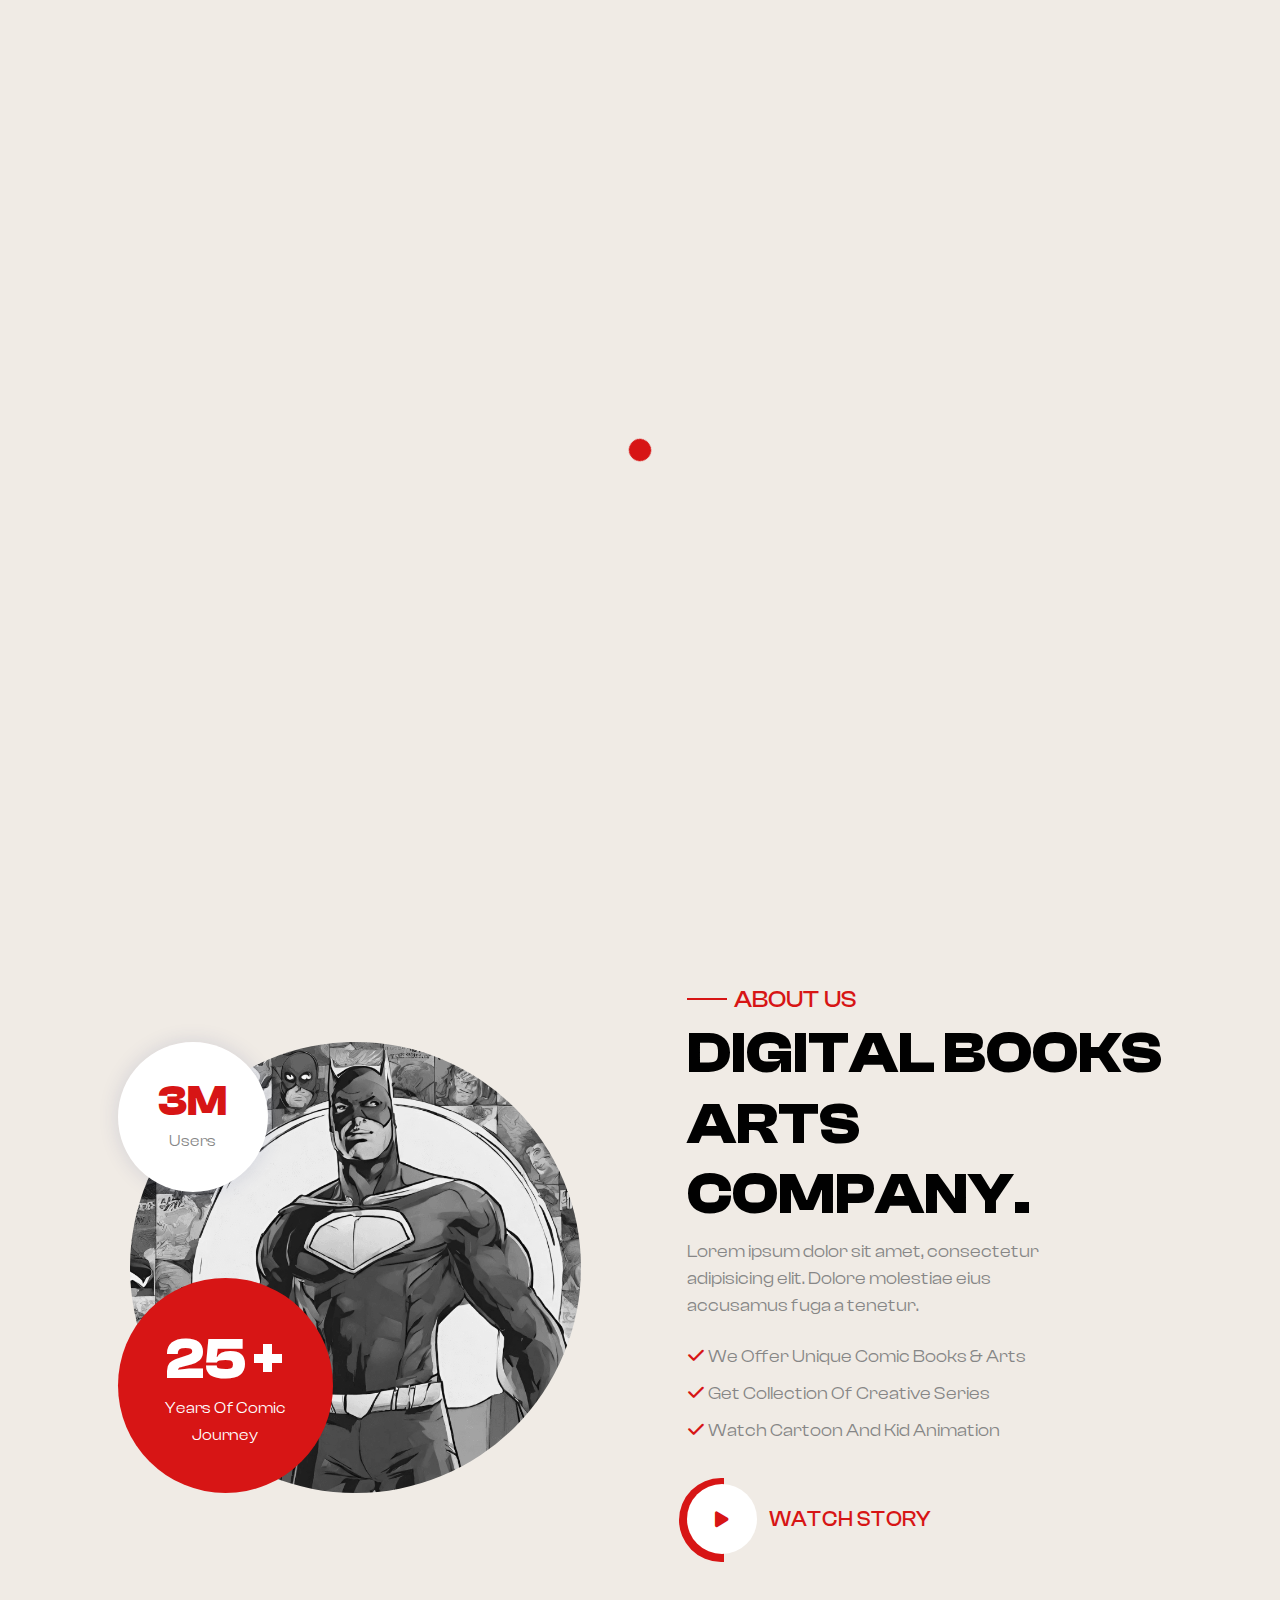
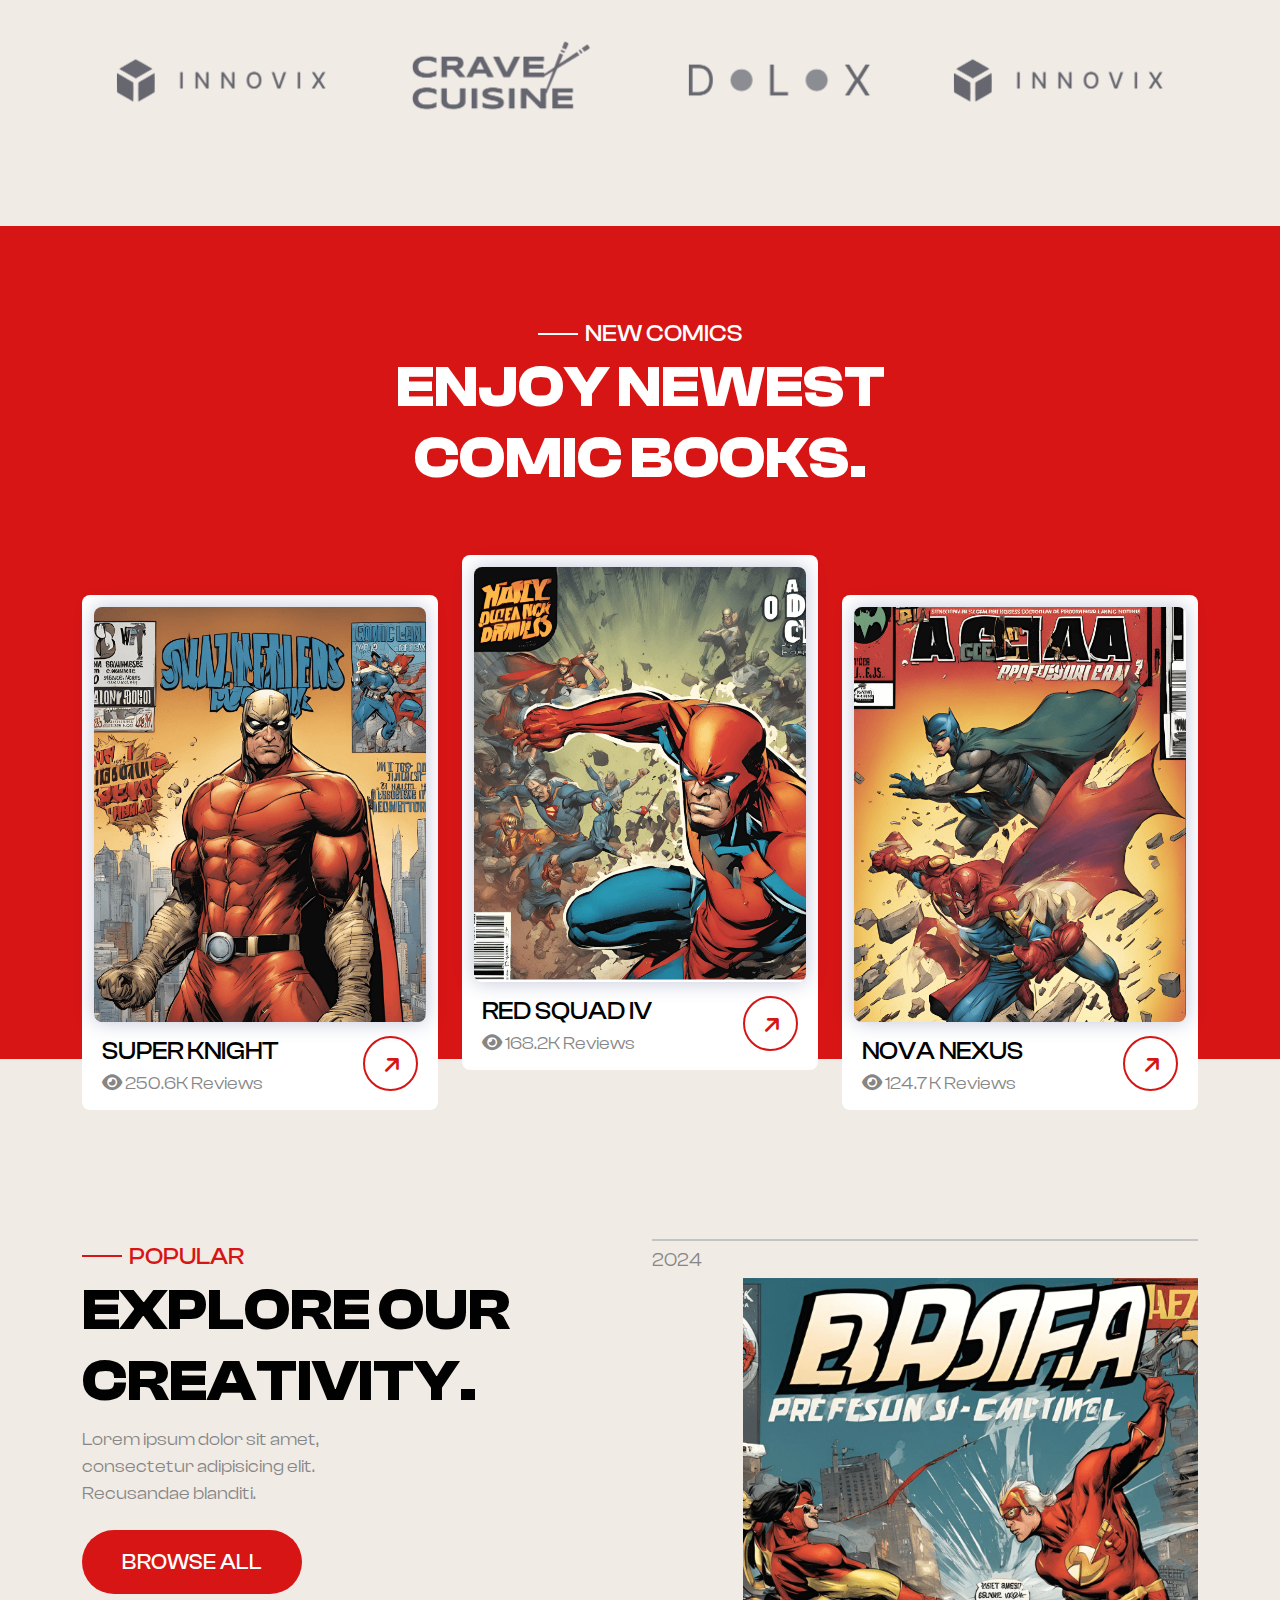
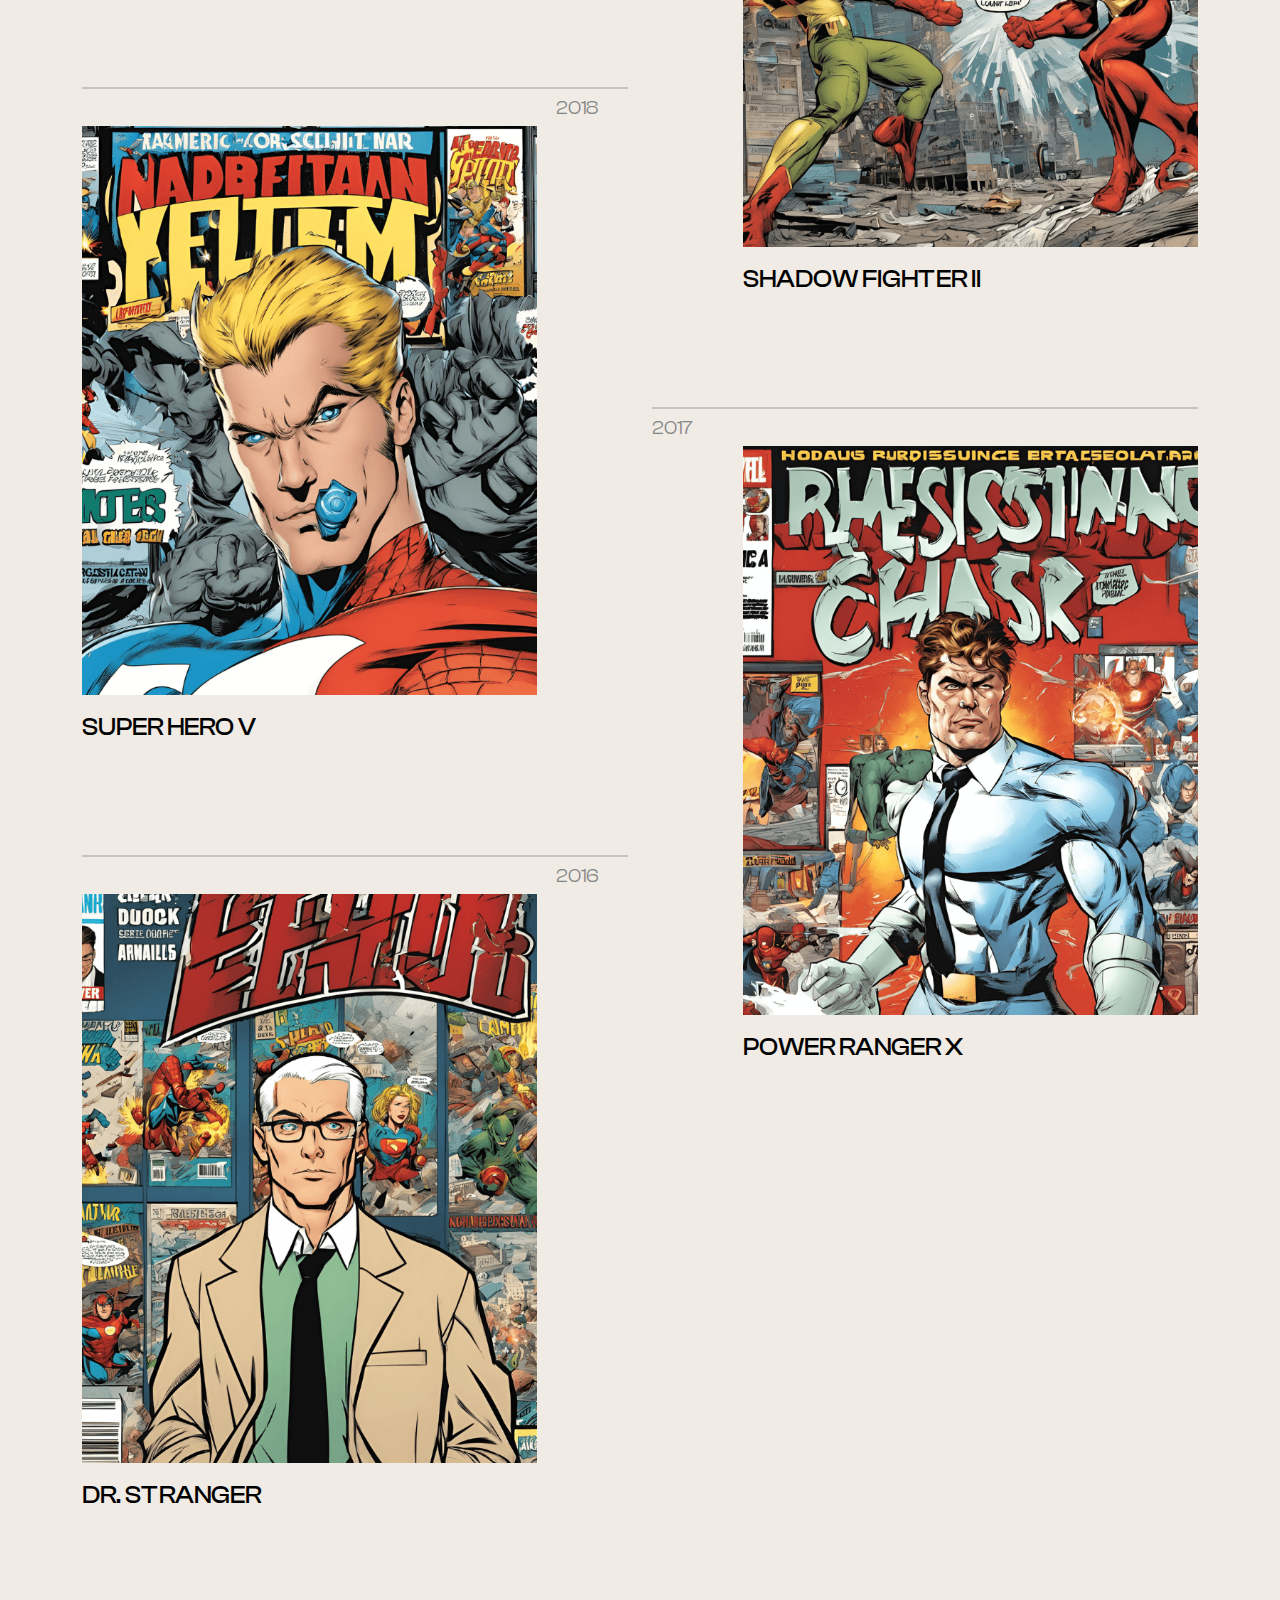
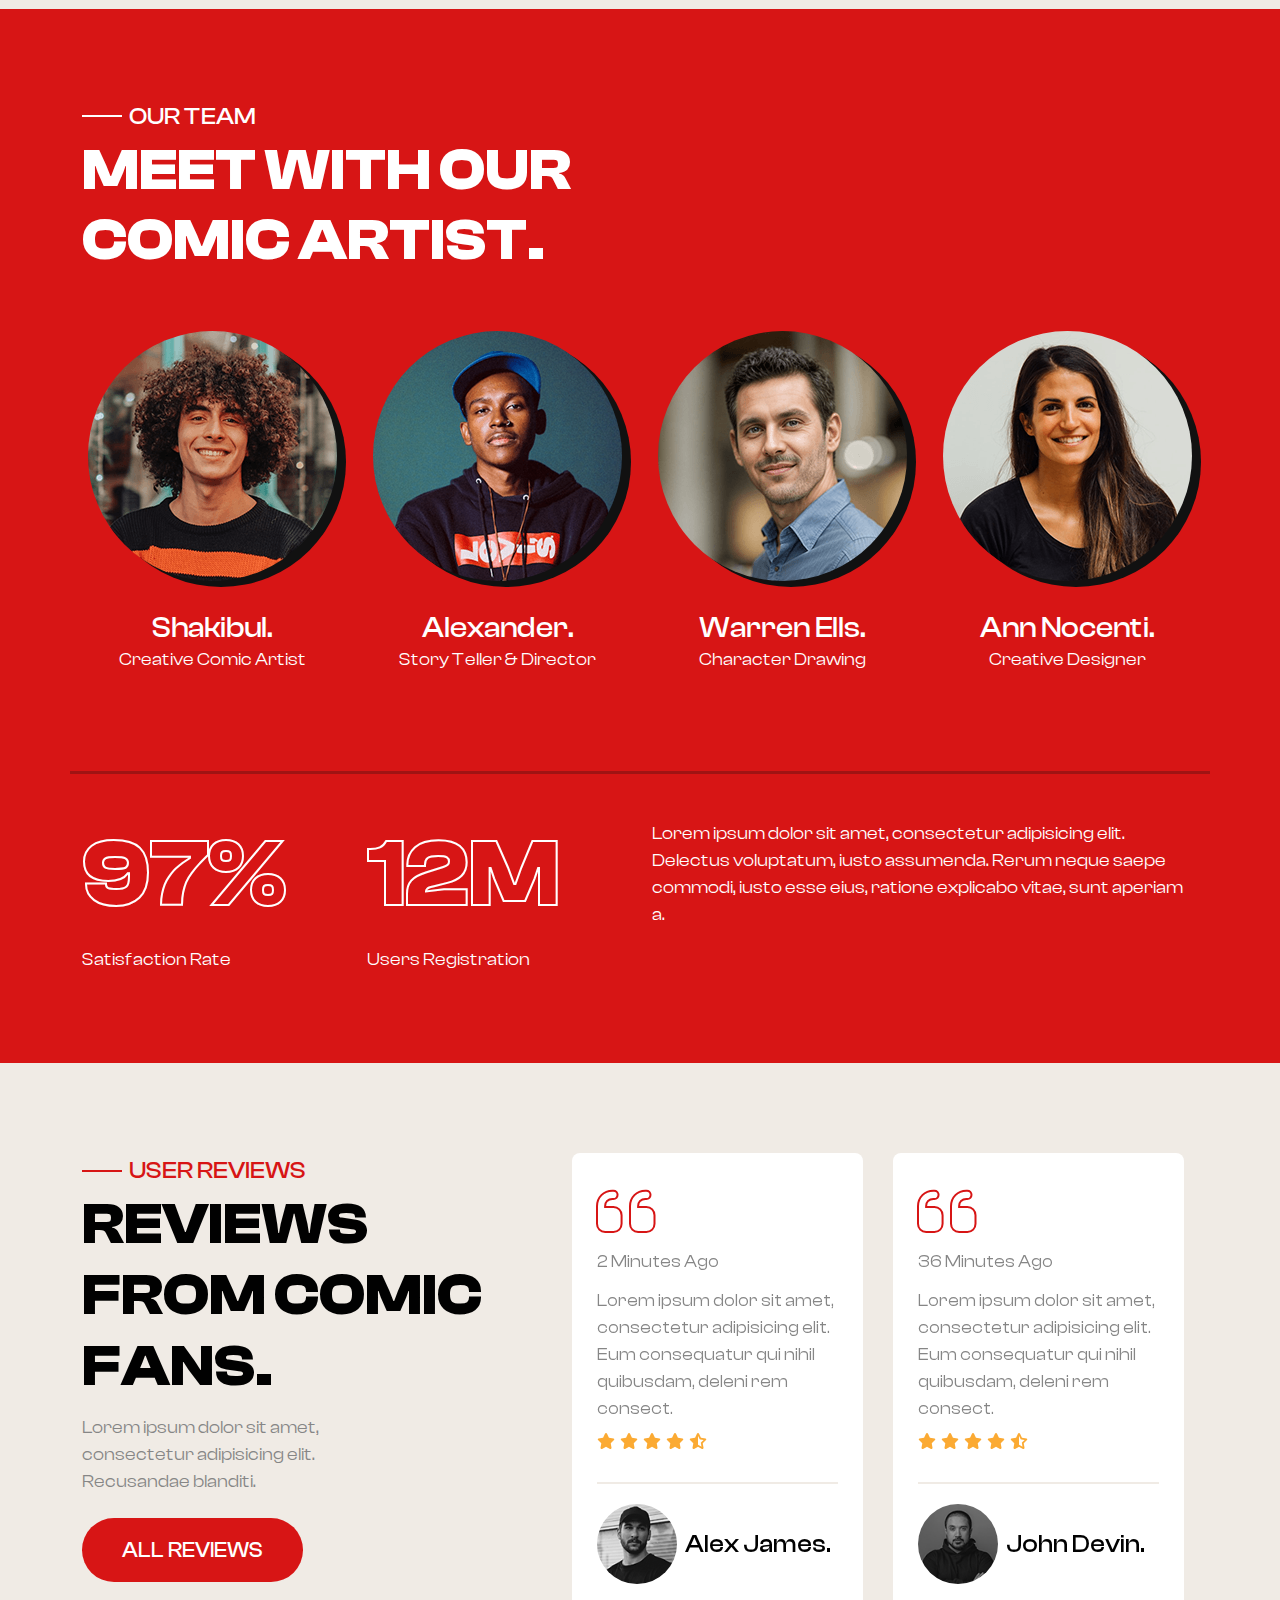
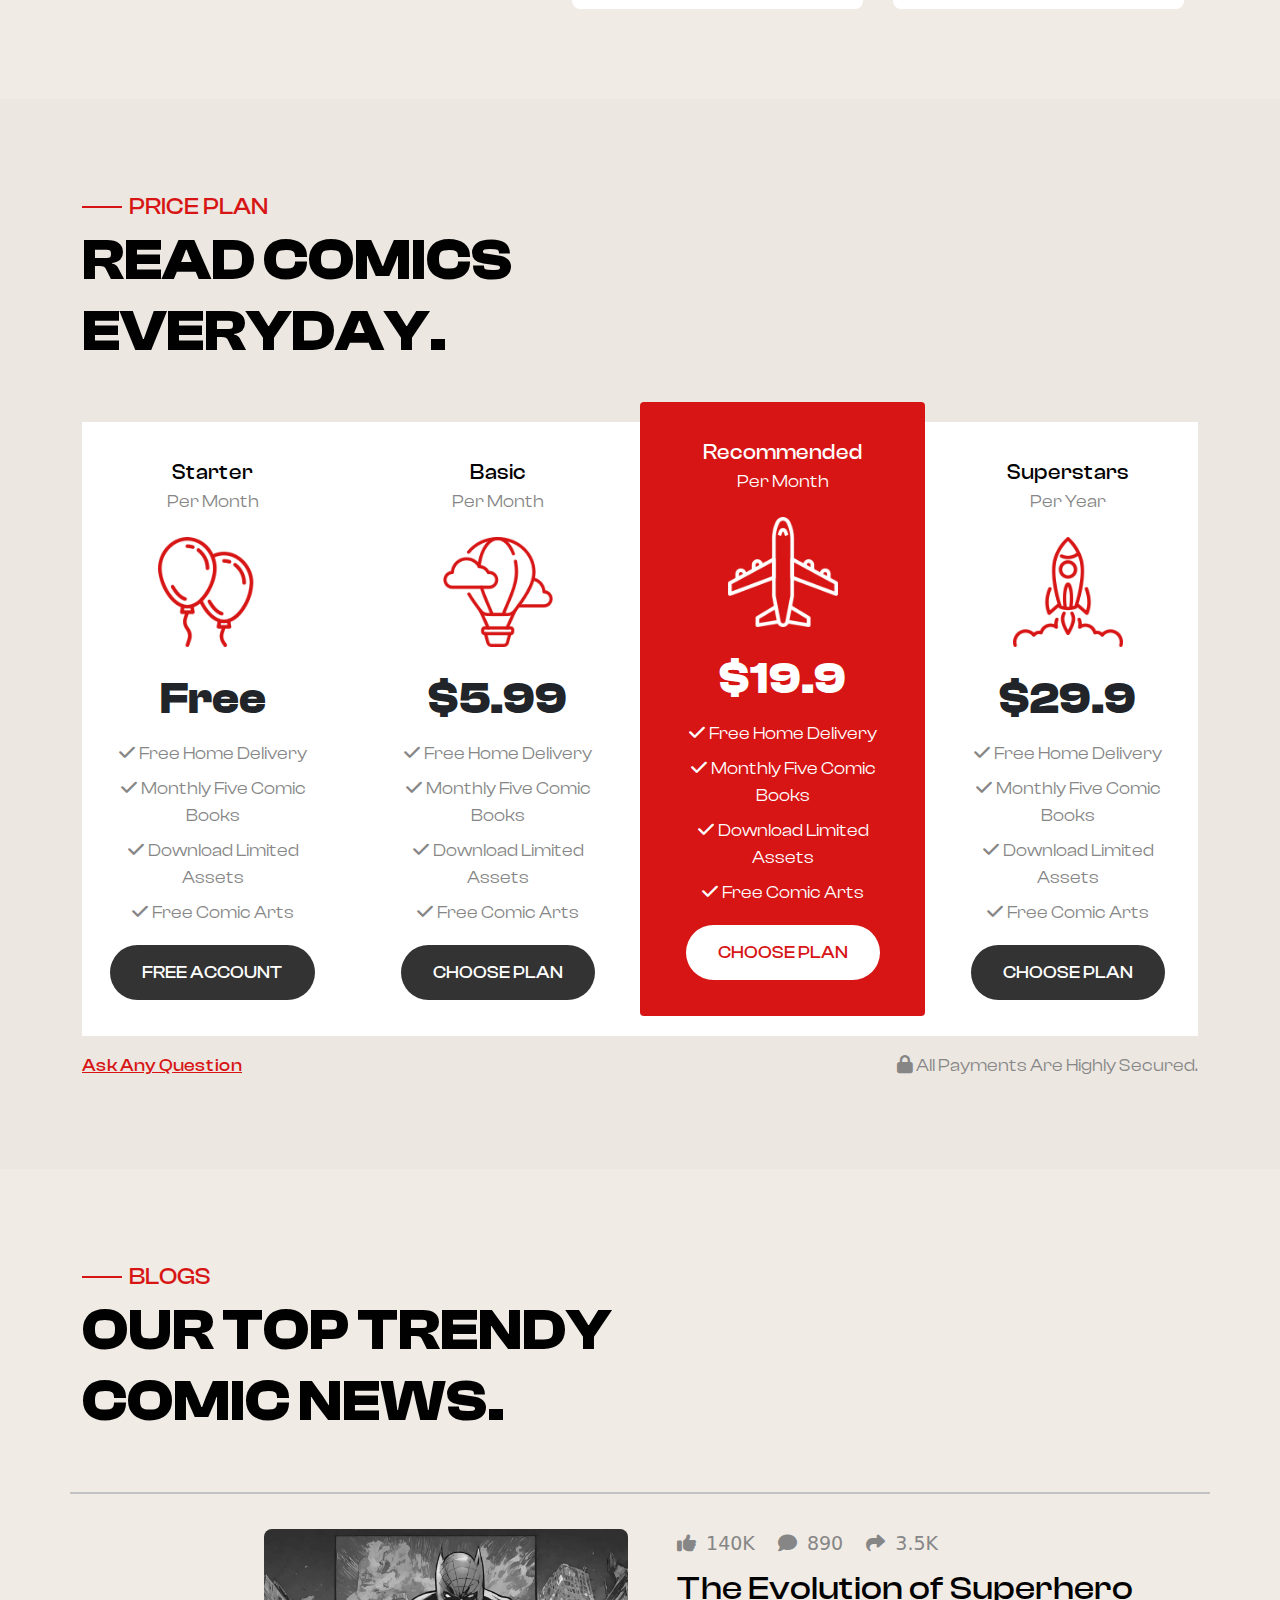
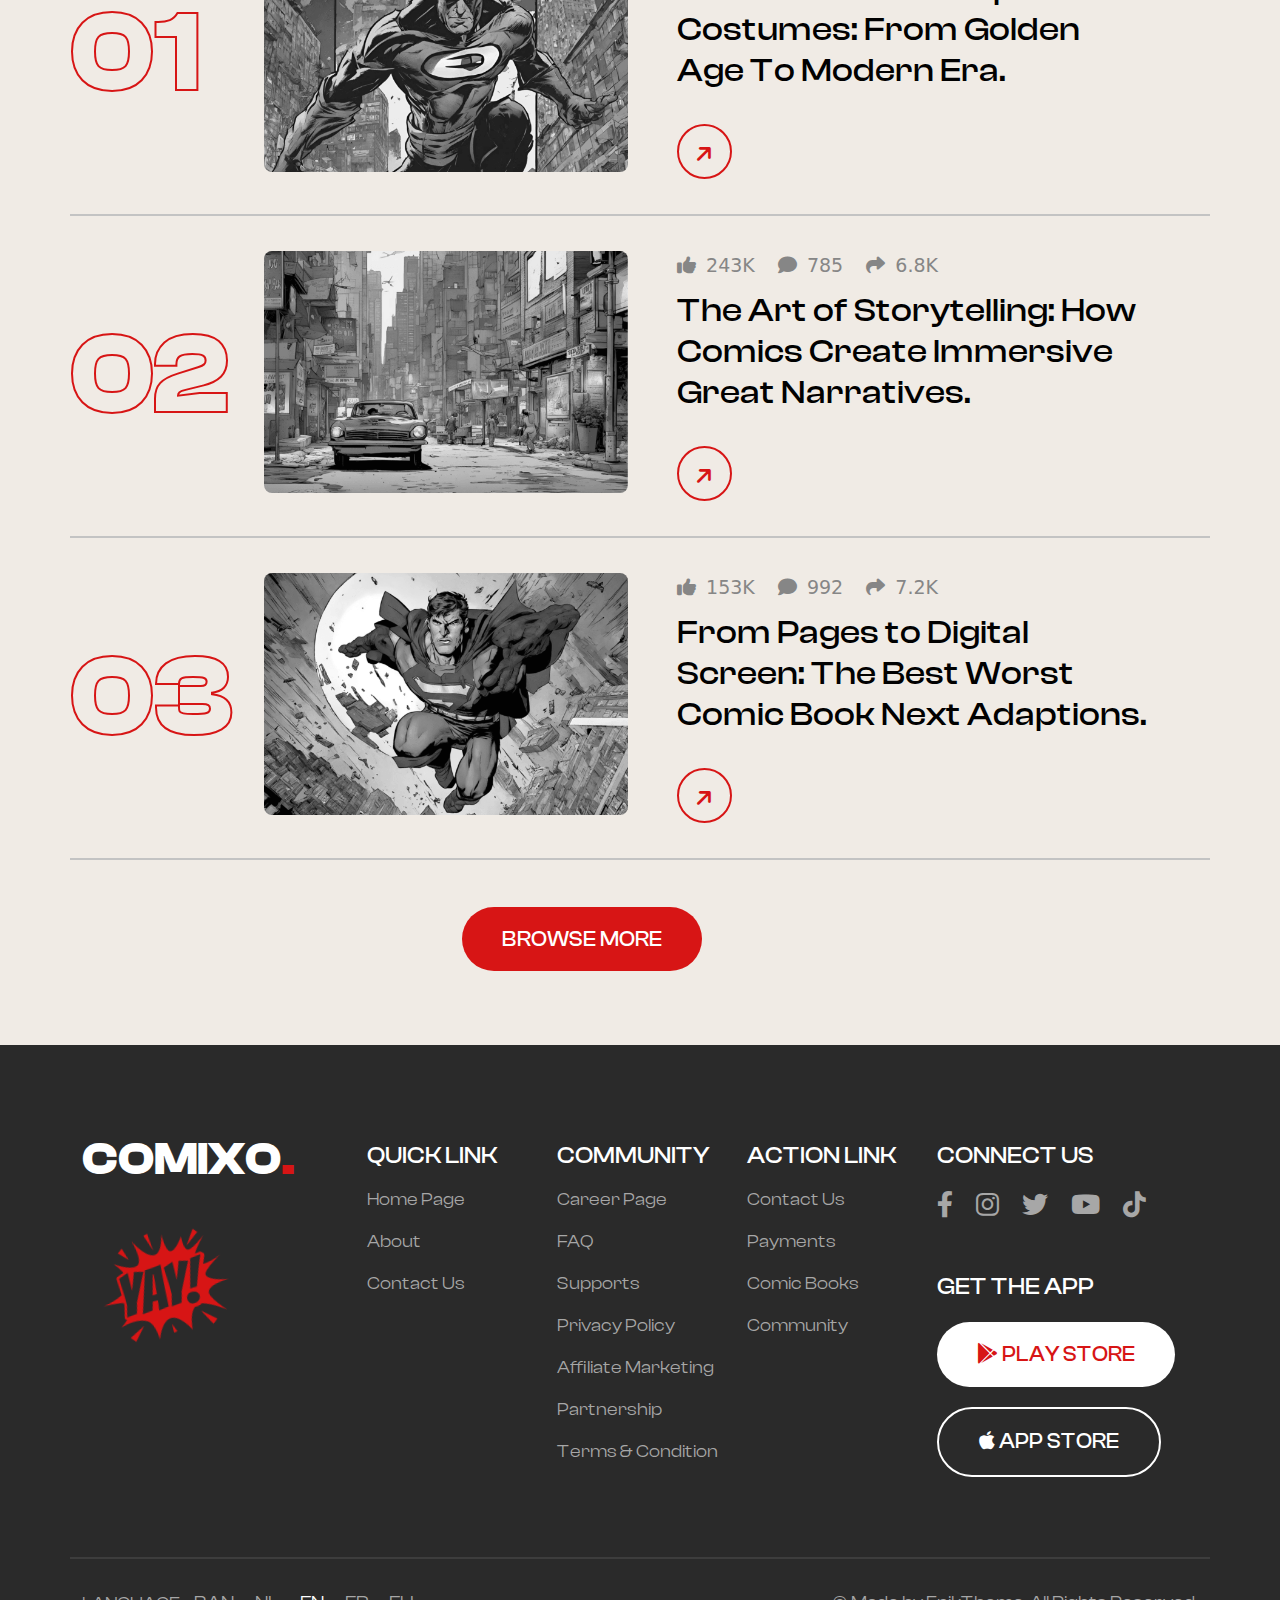
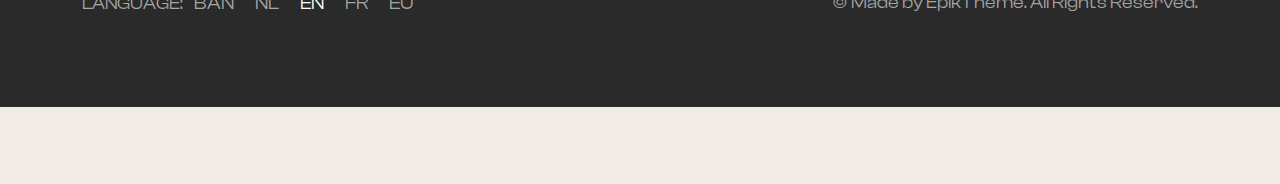
<file: index.html>
<html xmlns="http://www.w3.org/1999/xhtml" lang="en">

<head>
	<meta http-equiv="Content-Type" content="text/html; charset=utf-8" />
	<meta name="description" content="HTTrack is an easy-to-use website mirror utility. It allows you to download a World Wide website from the Internet to a local directory,building recursively all structures, getting html, images, and other files from the server to your computer. Links are rebuiltrelatively so that you can freely browse to the local site (works with any browser). You can mirror several sites together so that you can jump from one toanother. You can, also, update an existing mirror site, or resume an interrupted download. The robot is fully configurable, with an integrated help" />
	<meta name="keywords" content="httrack, HTTRACK, HTTrack, winhttrack, WINHTTRACK, WinHTTrack, offline browser, web mirror utility, aspirateur web, surf offline, web capture, www mirror utility, browse offline, local  site builder, website mirroring, aspirateur www, internet grabber, capture de site web, internet tool, hors connexion, unix, dos, windows 95, windows 98, solaris, ibm580, AIX 4.0, HTS, HTGet, web aspirator, web aspirateur, libre, GPL, GNU, free software" />
	<title>Local index - HTTrack Website Copier</title>
  <!-- Mirror and index made by HTTrack Website Copier/3.49-2 [XR&CO'2014] -->
	<style type="text/css">
	<!--

body {
	margin: 0;  padding: 0;  margin-bottom: 15px;  margin-top: 8px;
	background: #77b;
}
body, td {
	font: 14px "Trebuchet MS", Verdana, Arial, Helvetica, sans-serif;
	}

#subTitle {
	background: #000;  color: #fff;  padding: 4px;  font-weight: bold; 
	}

#siteNavigation a, #siteNavigation .current {
	font-weight: bold;  color: #448;
	}
#siteNavigation a:link    { text-decoration: none; }
#siteNavigation a:visited { text-decoration: none; }

#siteNavigation .current { background-color: #ccd; }

#siteNavigation a:hover   { text-decoration: none;  background-color: #fff;  color: #000; }
#siteNavigation a:active  { text-decoration: none;  background-color: #ccc; }


a:link    { text-decoration: underline;  color: #00f; }
a:visited { text-decoration: underline;  color: #000; }
a:hover   { text-decoration: underline;  color: #c00; }
a:active  { text-decoration: underline; }

#pageContent {
	clear: both;
	border-bottom: 6px solid #000;
	padding: 10px;  padding-top: 20px;
	line-height: 1.65em;
	background-image: url(backblue.gif);
	background-repeat: no-repeat;
	background-position: top right;
	}

#pageContent, #siteNavigation {
	background-color: #ccd;
	}


.imgLeft  { float: left;   margin-right: 10px;  margin-bottom: 10px; }
.imgRight { float: right;  margin-left: 10px;   margin-bottom: 10px; }

hr { height: 1px;  color: #000;  background-color: #000;  margin-bottom: 15px; }

h1 { margin: 0;  font-weight: bold;  font-size: 2em; }
h2 { margin: 0;  font-weight: bold;  font-size: 1.6em; }
h3 { margin: 0;  font-weight: bold;  font-size: 1.3em; }
h4 { margin: 0;  font-weight: bold;  font-size: 1.18em; }

.blak { background-color: #000; }
.hide { display: none; }
.tableWidth { min-width: 400px; }

.tblRegular       { border-collapse: collapse; }
.tblRegular td    { padding: 6px;  background-image: url(fade.gif);  border: 2px solid #99c; }
.tblHeaderColor, .tblHeaderColor td { background: #99c; }
.tblNoBorder td   { border: 0; }


// -->
</style>

</head>

<table width="76%" border="0" align="center" cellspacing="0" cellpadding="3" class="tableWidth">
	<tr>
	<td id="subTitle">HTTrack Website Copier - Open Source offline browser</td>
	</tr>
</table>
<table width="76%" border="0" align="center" cellspacing="0" cellpadding="0" class="tableWidth">
<tr class="blak">
<td>
	<table width="100%" border="0" align="center" cellspacing="1" cellpadding="0">
	<tr>
	<td colspan="6"> 
		<table width="100%" border="0" align="center" cellspacing="0" cellpadding="10">
		<tr> 
		<td id="pageContent"> 
<!-- ==================== End prologue ==================== -->

	<meta name="generator" content="HTTrack Website Copier/3.x">
	<TITLE>Local index - HTTrack</TITLE>
</HEAD>
<BODY>
<H1 ALIGN=Center>Index of locally available sites:</H1>
	<TABLE BORDER="0" WIDTH="100%" CELLSPACING="1" CELLPADDING="0">
		<TR>
			<TD BACKGROUND="fade.gif">
				&middot;
					<A HREF="comixo.netlify.app/demos/index.html">
						Comixo - Comic Books & Art Studio HTML5 Template
					</A>		
			</TD>
		</TR>
	</TABLE>
	<BR>
	<BR>
	<BR>
  	<H6 ALIGN="RIGHT">
	<I>Mirror and index made by HTTrack Website Copier [XR&amp;CO'2008]</I>
	</H6>
	<!-- Mirror and index made by HTTrack Website Copier/3.49-2 [XR&CO'2014] -->
	<!-- Thanks for using HTTrack Website Copier! -->
	<meta HTTP-EQUIV="Refresh" CONTENT="0; URL=comixo.netlify.app/demos/index.html">


<!-- ==================== Start epilogue ==================== -->
		</td>
		</tr>
		</table>
	</td>
	</tr>
	</table>
</td>
</tr>
</table>

<table width="76%" border="0" align="center" valign="bottom" cellspacing="0" cellpadding="0">
	<tr>
	<td id="footer"><small>&copy; 2008 Xavier Roche & other contributors - Web Design: Leto Kauler.</small></td>
	</tr>
</table>

</body>

</html>
</file>
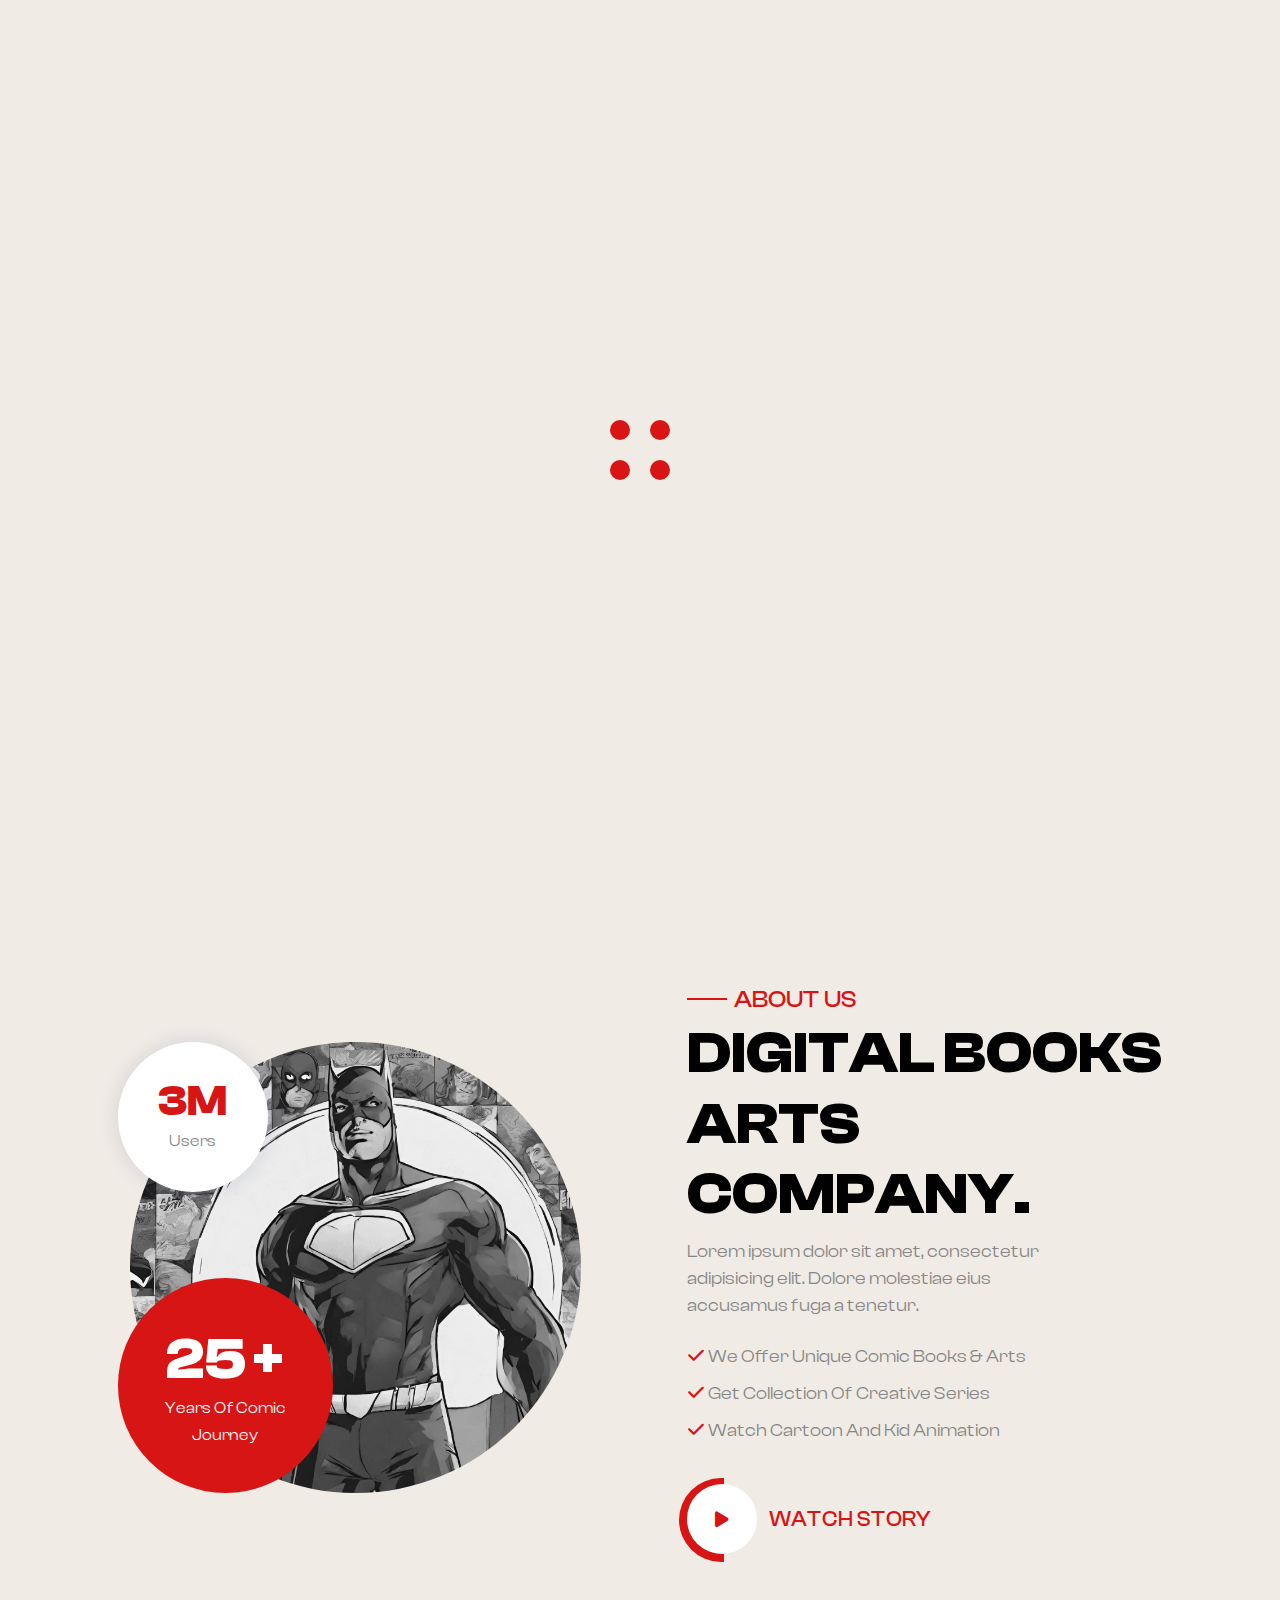
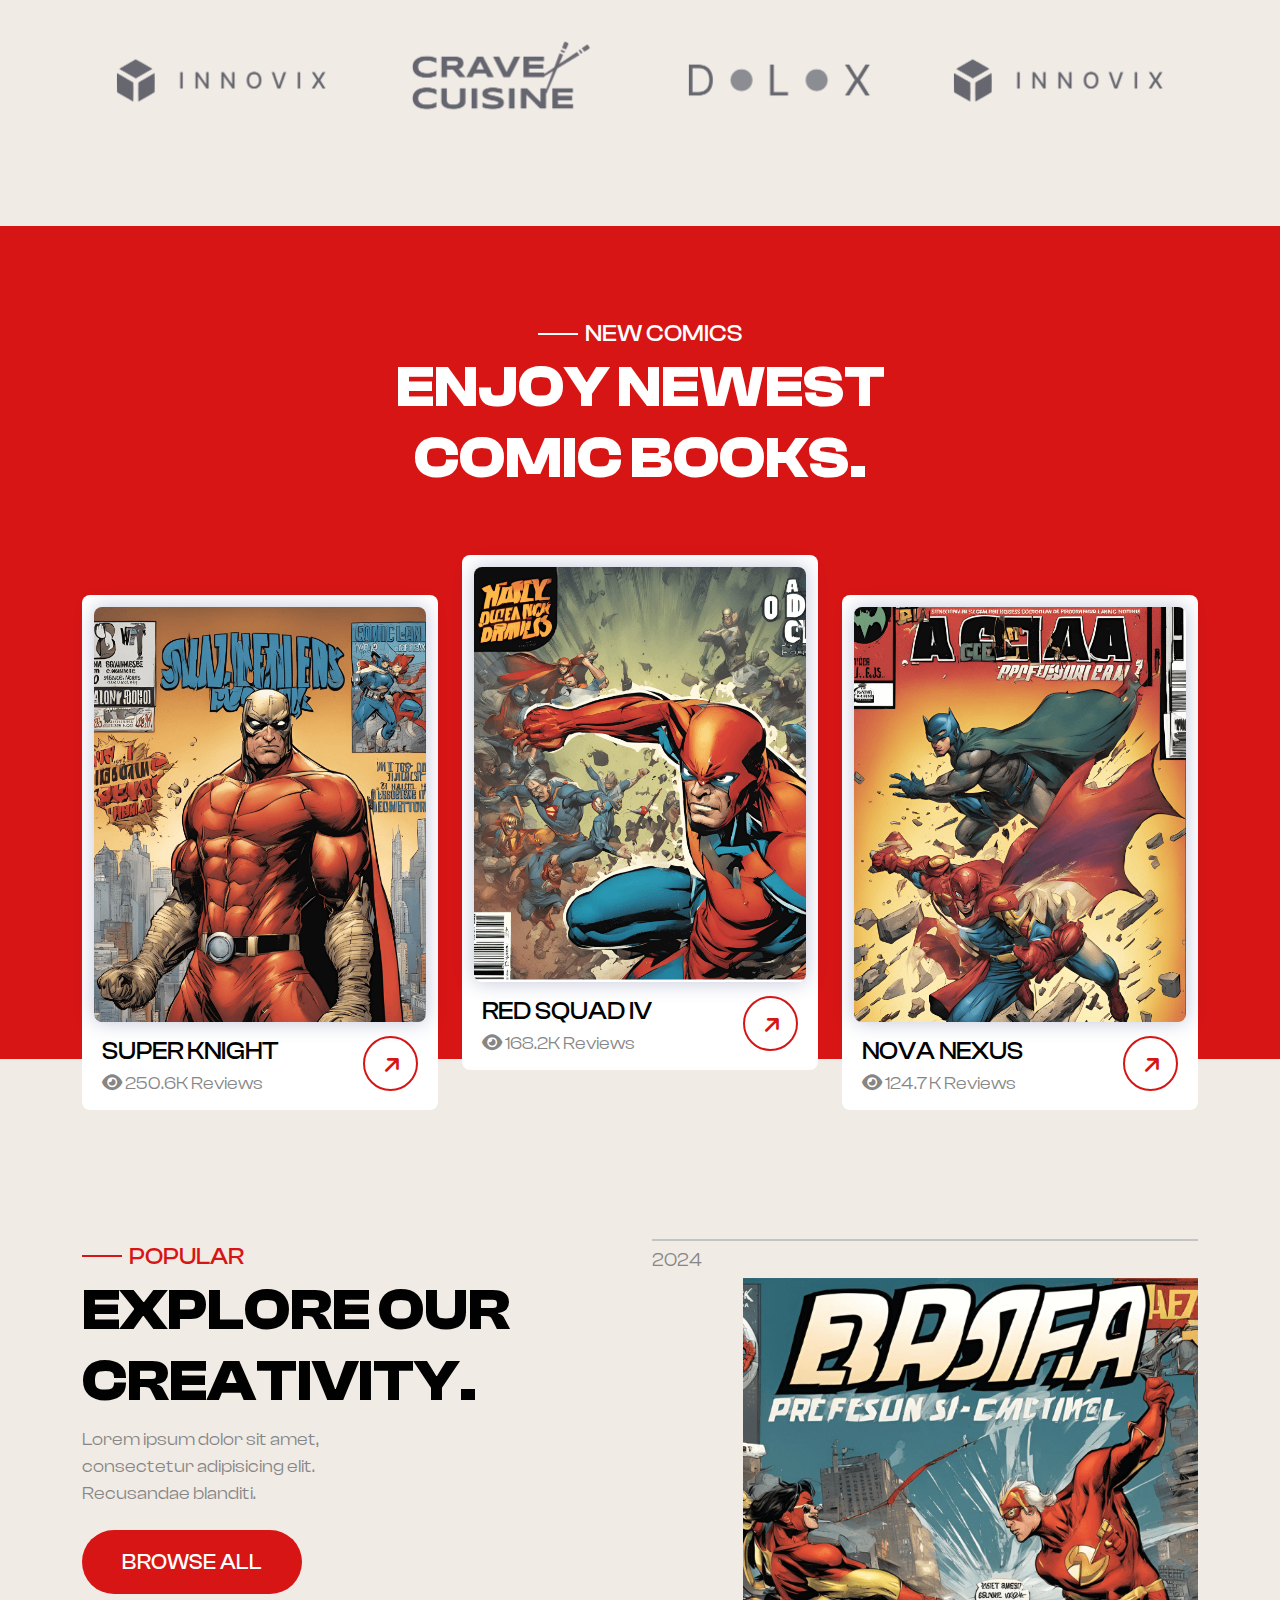
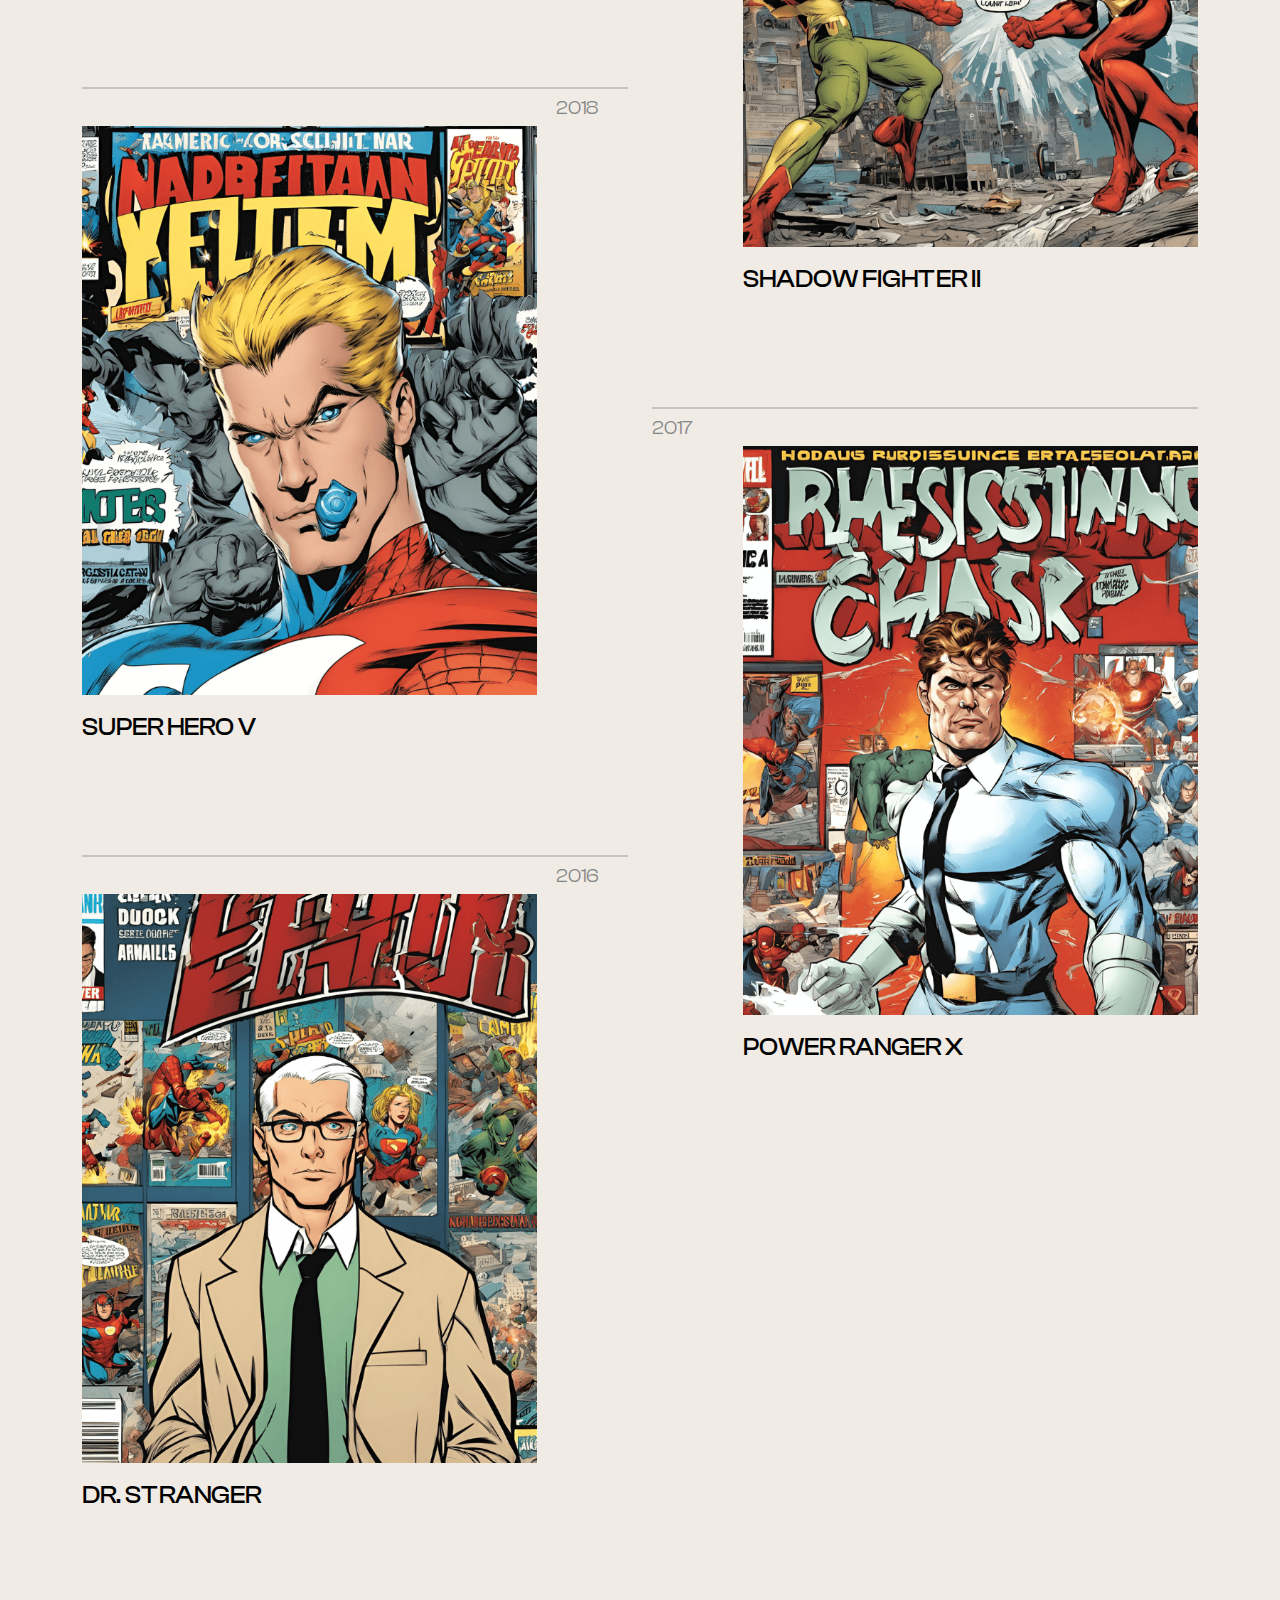
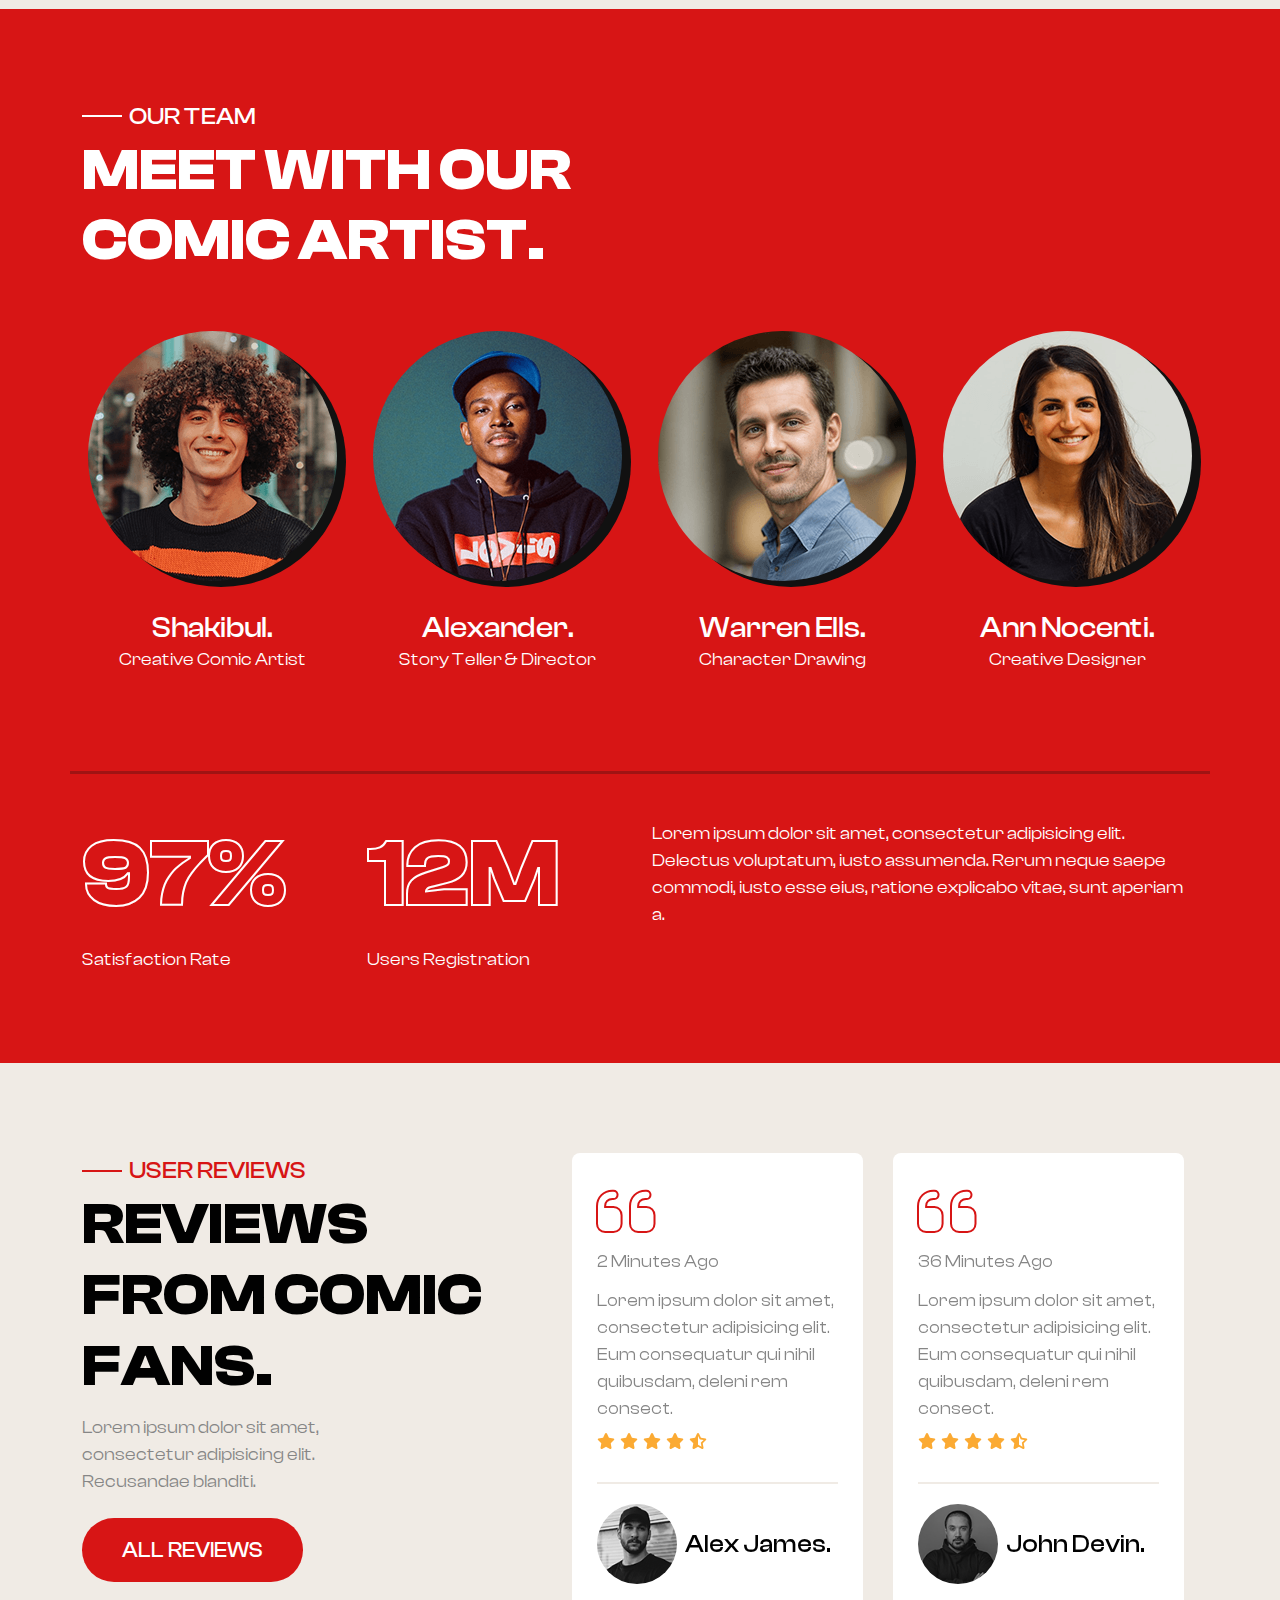
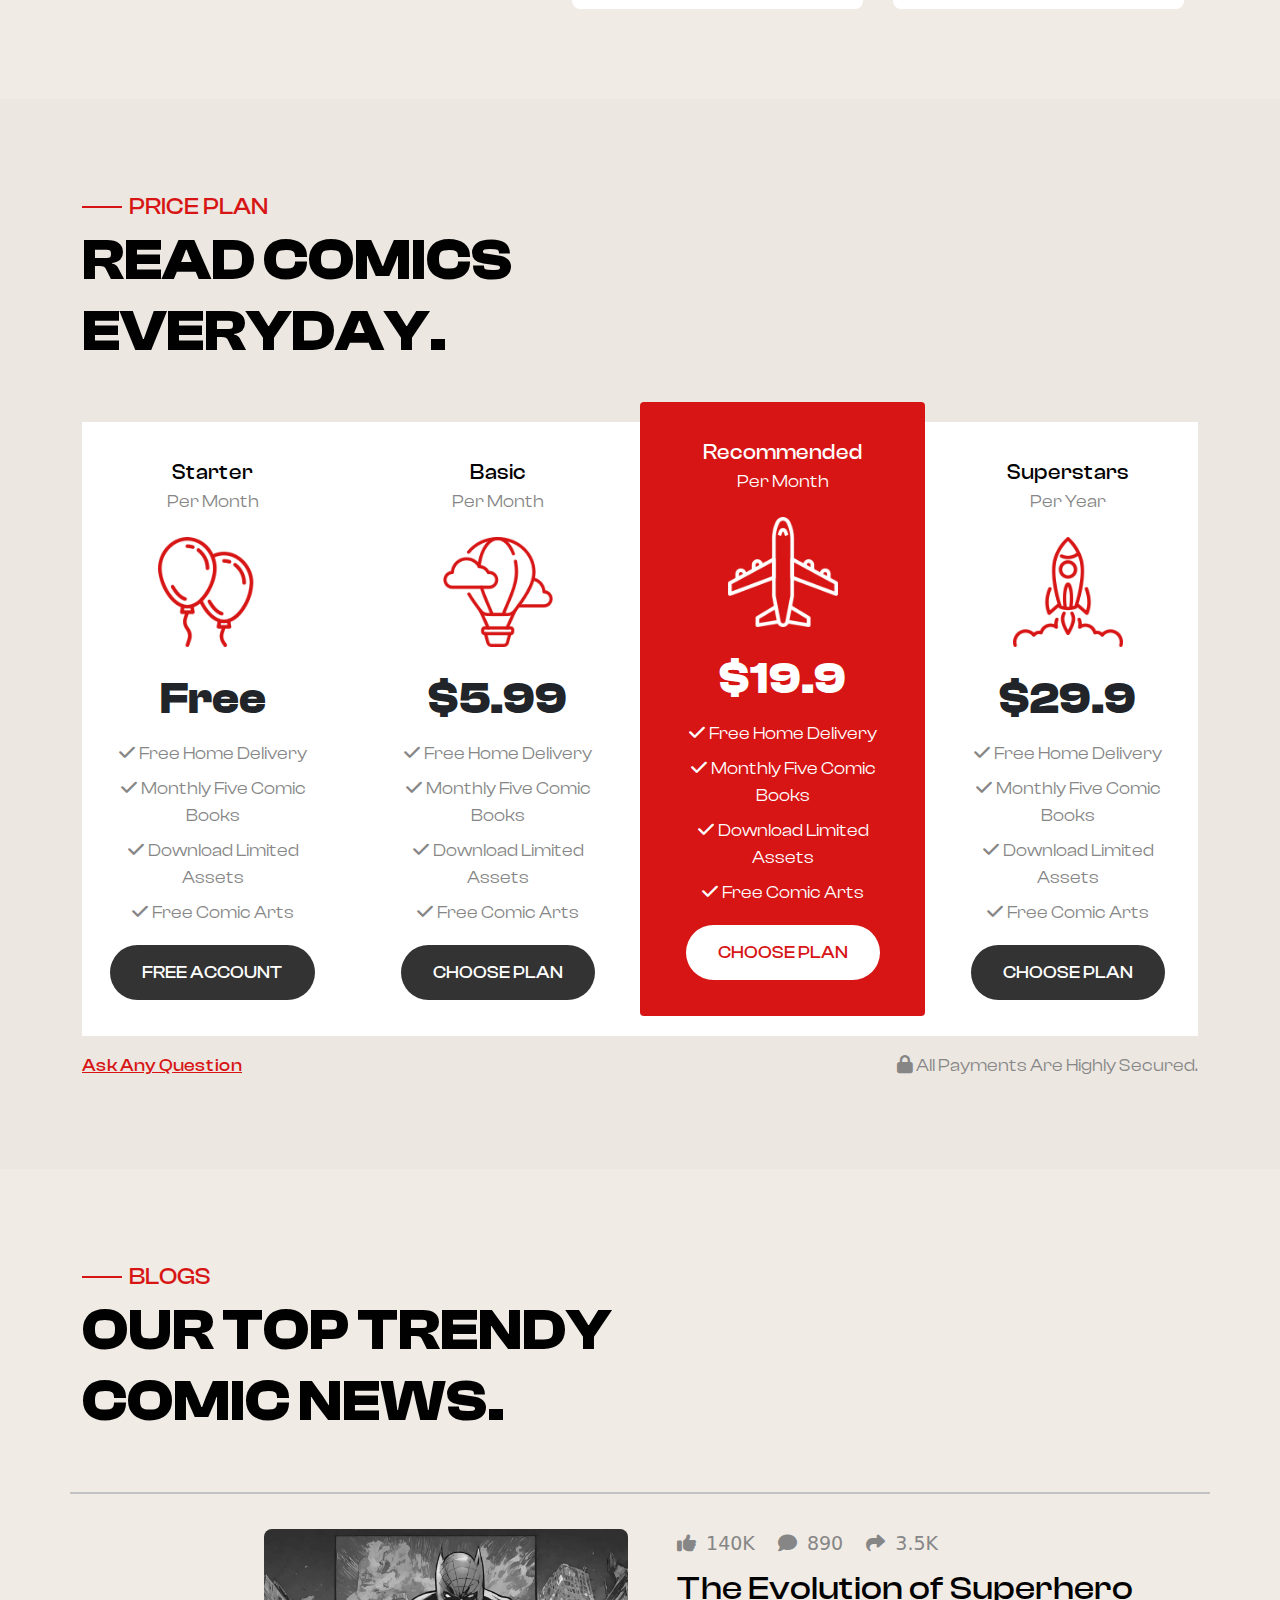
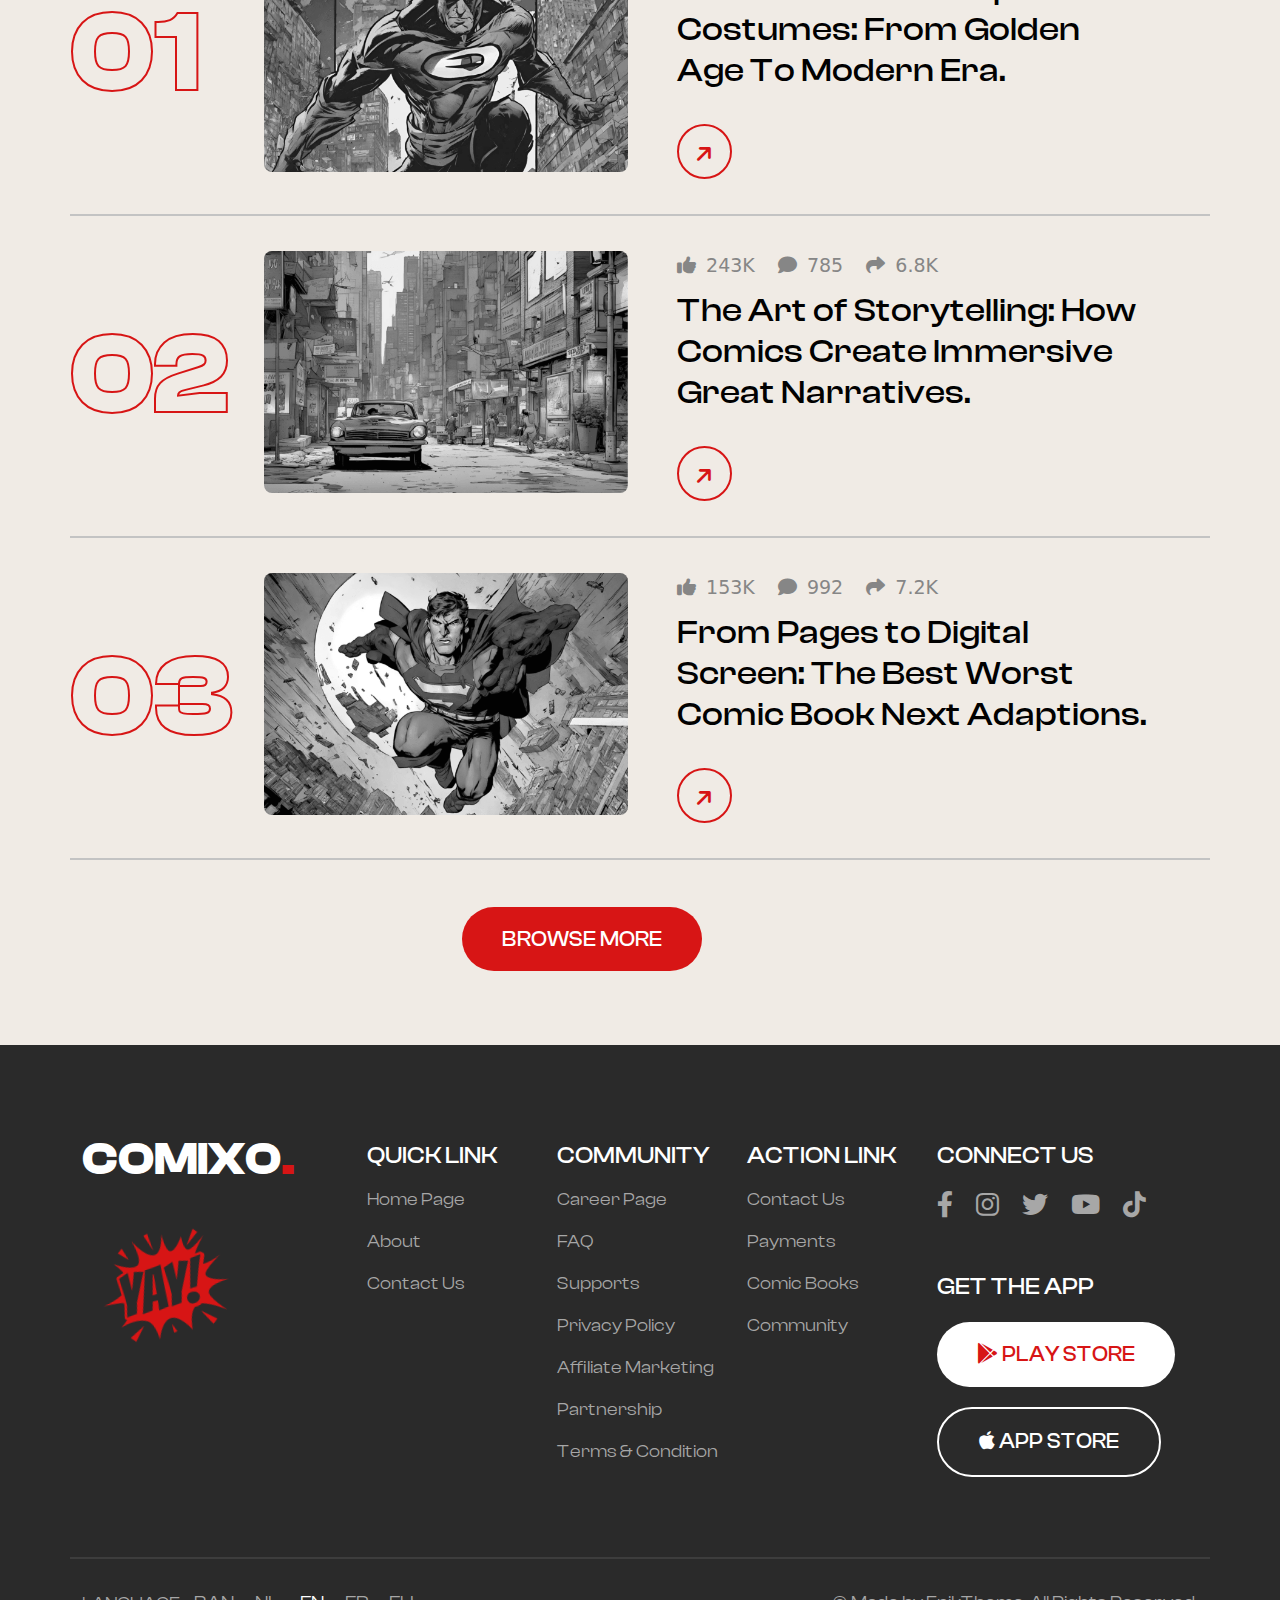
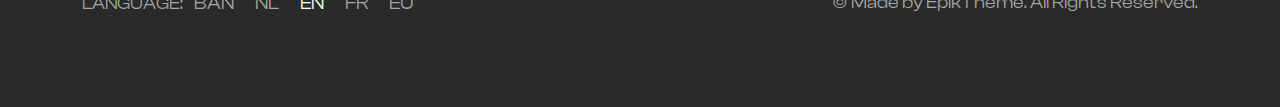
<file: comixo.netlify.app/demos/index.html>
<!DOCTYPE html>
<html lang="en">



<!-- Added by HTTrack --><meta http-equiv="content-type" content="text/html;charset=UTF-8" /><!-- /Added by HTTrack -->
<head>
	<meta charset="UTF-8">
	<meta name="viewport" content="width=device-width, initial-scale=1, shrink-to-fit=no">
	<meta name="keywords" content="HTML5 Template, comics, ebook, comic art, anime, comic book, SEO" />
	<meta name="description" content="Comixo - Comic Books & Art Studio HTML5 Template" />
	<title>Comixo - Comic Books & Art Studio HTML5 Template</title>

	<!--font-awesome icons link-->
	<link rel="stylesheet" href="css/all.min.css">

	<!-- Bootstrap CSS -->
	<link rel="stylesheet" href="css/bootstrap.min.css">
	<link rel="stylesheet" href="css/slick.css">
	<link rel="stylesheet" href="css/venobox.min.css">

	<!--main style file-->
	<link rel="stylesheet" href="css/style.css">
	<link rel="stylesheet" href="css/responsive.css">
</head>

<body>
	<!-- perloader -->
	<div id="preloader">
		<div id="loading-center">
			<div id="loading-center-absolute">
				<div class="object" id="object_one"></div>
				<div class="object" id="object_two"></div>
				<div class="object" id="object_three"></div>
				<div class="object" id="object_four"></div>
			</div>
		</div>
	</div>
	<!-- preloader -->

	<!-- HEADER AREA START -->
	<nav class="navbar navbar-expand-lg navbar-light sticky-top">
		<div class="container">
			<a class='navbar-brand' href='index.html'>Comixo<span>.</span></a>
			<button class="navbar-toggler" type="button" data-bs-toggle="collapse" data-bs-target="#navbarSupportedContent" aria-controls="navbarSupportedContent" aria-expanded="false" aria-label="Toggle navigation">
				<span class="navbar-toggler-icon"></span>
			</button>
			<div class="collapse navbar-collapse" id="navbarSupportedContent">
				<ul class="navbar-nav m-auto mb-2 mt-0 mb-lg-0">
					<li class="nav-item">
						<a class="nav-link" href="#banner">Home</a>
					</li>
					<li class="nav-item">
						<a class="nav-link" href="#about">About</a>
					</li>
					<li class="nav-item">
						<a class="nav-link" href="#new-comics">Comics</a>
					</li>
					<li class="nav-item">
						<a class="nav-link" href="#blog">Blog</a>
					</li>
					<li class="nav-item">
						<a class="nav-link" data-bs-toggle="modal" data-bs-target="#contact-modal">Contact</a>
					</li>
				</ul>
				<div class="menu-action d-flex">
					<div class="action-icon">
						<a class='menu-icon' href='bookmark.html'><i class="fa-solid fa-bookmark"></i></a>
						<a class='menu-icon' href='cart.html'><span>2</span><i class="fa-solid fa-cart-shopping"></i></a>
						<a data-bs-toggle="offcanvas" data-bs-target="#offcanvasRight" aria-controls="offcanvasRight" class="menu-icon mobile-v-show"><i class="fa-solid fa-magnifying-glass"></i></a>
					</div>
					<a href="#" class="button-secondary">Free Comics</a>
					<a href="#" class="ham-button" data-bs-toggle="offcanvas" data-bs-target="#offcanvasRight" aria-controls="offcanvasRight">
						<div class="hamburger-menu">
							<div class="nav-line"></div>
						</div>
					</a>
				</div>
			</div>
		</div>
	</nav>
	<!-- right-menu modal -->
	<div class="offcanvas offcanvas-end" tabindex="-1" id="offcanvasRight" aria-labelledby="offcanvasRightLabel">
		<div class="offcanvas-header">
			<h5 class="offcanvas-title" id="offcanvasRightLabel">Quick Menu</h5>
			<button type="button" class="btn-close" data-bs-dismiss="offcanvas" aria-label="Close"></button>
		</div>
		<div class="offcanvas-body side-menu">
			<form>
				<input type="text" class="form-control" placeholder="Search by Comic Name">
				<button type="submit"><i class="fa-solid fa-magnifying-glass"></i></button>
			</form>
			<div class="row">
				<div class="col-lg-6 menu-comic">
					<a href='comic_details.html'><img src="images/comic1.png" alt="comic" class="img-fluid"></a>
				</div>
				<div class="col-lg-6 menu-comic">
					<a href='comic_details.html'><img src="images/popular1.png" alt="comic" class="img-fluid"></a>
				</div>
				<div class="col-lg-6 menu-comic">
					<a href='comic_details.html'><img src="images/popular2.png" alt="comic" class="img-fluid"></a>
				</div>
				<div class="col-lg-6 menu-comic">
					<a href='comic_details.html'><img src="images/comic3.png" alt="comic" class="img-fluid"></a>
				</div>
			</div>
			<div class="row pt-5">
				<div class="col-lg-12 text-center">
					<a href="#" class="button-primary">Browse All</a>
				</div>
			</div>
			<div class="social-media mobile-v-hide text-center">
				<p>Follow Us</p>
				<a href="#"><i class="fa-brands fa-facebook-f"></i></a>
				<a href="#"><i class="fa-brands fa-twitter"></i></a>
				<a href="#"><i class="fa-brands fa-twitch"></i></a>
				<a href="#"><i class="fa-brands fa-youtube"></i></a>
			</div>
		</div>
	</div>
	<!-- contact modal -->
	<div class="modal fade" id="contact-modal" tabindex="-1" aria-labelledby="exampleModalLabel" aria-hidden="true">
		<div class="modal-dialog modal-dialog-centered modal-xl">
			<div class="modal-content">
				<div class="modal-header">
					<h5 class="modal-title" id="exampleModalLabel">Contact Us</h5>
					<button type="button" class="btn-close" data-bs-dismiss="modal" aria-label="Close"></button>
				</div>
				<form>
					<div class="modal-body">
						<div class="row">
							<div class="col-lg-7">
								<div class="row">
									<div class="col-lg-6">
										<input type="text" class="form-control" placeholder="Your Name">
									</div>
									<div class="col-lg-6">
										<input type="email" class="form-control" placeholder="Your Email">
									</div>
									<div class="col-lg-6">
										<input type="text" class="form-control" placeholder="Your Phone">
									</div>
									<div class="col-lg-6">
										<input type="text" class="form-control" placeholder="Subject">
									</div>
									<div class="col-lg-12">
										<textarea class="form-control" placeholder="Write Your Comment Here..." rows="3"></textarea>
									</div>
								</div>
							</div>
							<div class="col-lg-5">
								<div class="contact-item">
									<p>Lorem ipsum dolor sit amet, consectetur adipisicing elit. Accusamus odit aliquid consectetur, veniam.</p>
									<div class="row">
										<div class="col-6 col-lg-6 contact-info">
											<i class="fa-solid fa-location-dot"></i>
											<h3>Address:</h3>
											<p>Dhanmondi Road No. 32, Dhaka.</p>
										</div>
										<div class="col-6 col-lg-6 contact-info">
											<i class="fa-solid fa-phone"></i>
											<h3>Phone:</h3>
											<p>+(123) 450 336 789</p>
										</div>
										<div class="col-6 col-lg-6 contact-info mb-0">
											<i class="fa-solid fa-envelope"></i>
											<h3>Email:</h3>
											<p>comixo@mail.com</p>
										</div>
										<div class="col-6 col-lg-6 contact-info mb-0">
											<i class="fa-solid fa-wifi"></i>
											<h3>Connect:</h3>
											<div class="social">
												<a href="#"><i class="fa-brands fa-facebook-f"></i></a>
												<a href="#"><i class="fa-brands fa-twitter"></i></a>
												<a href="#"><i class="fa-brands fa-twitch"></i></a>
												<a href="#"><i class="fa-brands fa-youtube"></i></a>
											</div>
										</div>
									</div>
								</div>
							</div>
						</div>
					</div>
					<div class="modal-footer">
						<button type="submit" class="button-primary">Send Message</button>
					</div>
				</form>
			</div>
		</div>
	</div>
	<!-- HEADER AREA ENDS -->

	<!-- BANNER AREA START -->
	<section id="banner">
		<div id="backtotop">
			<a href="#banner" id="backtotop-value"><i class="fa-solid fa-arrow-up"></i></a>
		</div>
		<div class="container zindex">
			<div class="row">
				<div class="col-lg-6 banner-txt">
					<span>The Ultimate</span>
					<h3>Comic</h3>
					<h3 class="txt-pos">Book.</h3>
					<a href="#" class="button-primary">Read Now</a>
					<a class="venobox button-circular" data-autoplay="true" data-vbtype="video" href="https://www.youtube.com/watch?v=kmh1cr3b4Js"><i class="fa-solid fa-play"></i></a>
					<div class="row banner-review">
						<div class="col-lg-3">
							<img src="images/user5.png" alt="user" class="one">
							<img src="images/user1.png" alt="user">
							<img src="images/user2.png" alt="user">
						</div>
						<div class="col-lg-4">
							<div class="stars">
								<i class="fa-solid fa-star"></i>
								<i class="fa-solid fa-star"></i>
								<i class="fa-solid fa-star"></i>
								<i class="fa-solid fa-star"></i>
								<i class="fa-solid fa-star-half-stroke"></i>
							</div>
							<p>(409.6K Reviews)</p>
						</div>
					</div>
				</div>
				<div class="col-10 col-sm-11 col-md-7 col-lg-6 banner-images">
					<img src="images/banner-icon.png" alt="banner-icon" class="banner-icon">
					<img src="images/banner2.png" alt="banner-img" class="banner-img one img-fluid">
					<img src="images/banner1.png" alt="banner-img" class="banner-img two img-fluid">
				</div>
			</div>
		</div>
		<div class="marquee">
			<span class="marquee-1">
				<span class="text">Comic Book<img src="images/star.png" alt="star"></span>
				<span class="text">Comic Arts<img src="images/star.png" alt="star"></span>
				<span class="text">Comic Book<img src="images/star.png" alt="star"></span>
				<span class="text">Comic Arts<img src="images/star.png" alt="star"></span>
				<span class="text">Comic Book<img src="images/star.png" alt="star"></span>
				<span class="text">Comic Arts<img src="images/star.png" alt="star"></span>
				<span class="marquee-2">
					<span class="text">Comic Book<img src="images/star.png" alt="star"></span>
					<span class="text">Comic Arts<img src="images/star.png" alt="star"></span>
					<span class="text">Comic Book<img src="images/star.png" alt="star"></span>
					<span class="text">Comic Arts<img src="images/star.png" alt="star"></span>
					<span class="text">Comic Book<img src="images/star.png" alt="star"></span>
					<span class="text">Comic Arts<img src="images/star.png" alt="star"></span>
				</span>
			</span>
		</div>
	</section>
	<!-- BANNER AREA ENDS -->

	<!-- ABOUT AREA START -->
	<section id="about">
		<div class="container">
			<div class="row pt-5">
				<div class="col-lg-5 col-md-9 m-md-auto about-main">
					<img src="images/about-main.png" alt="about-img" class="img-fluid">
					<div class="active-users">
						<h3 class="counter" data-counterup-time="2000" data-counterup-delay="30" data-counterup-beginat="1">3</h3><span>M</span>
						<p>Users</p>
					</div>
					<div class="experience">
						<h3 class="counter" data-counterup-time="2000" data-counterup-delay="30" data-counterup-beginat="2">25</h3>
						<span>+</span>
						<p>Years of comic journey</p>
					</div>
				</div>
				<div class="col-lg-6">
					<div class="about-txt">
						<span>About Us</span>
						<h3>Digital Books Arts Company.</h3>
						<p class="pt-2 pb-4">Lorem ipsum dolor sit amet, consectetur adipisicing elit. Dolore molestiae eius accusamus fuga a tenetur.</p>
						<div class="check-p">
							<p><i class="fa-solid fa-check"></i> We Offer Unique Comic Books & Arts</p>
							<p><i class="fa-solid fa-check"></i> Get Collection Of Creative Series</p>
							<p><i class="fa-solid fa-check"></i> Watch Cartoon And Kid Animation</p>
						</div>
						<a class="button-circular" data-autoplay="true" data-vbtype="video" href="https://www.youtube.com/watch?v=4S8RC5zzG5g"><i class="fa-solid fa-play"></i> Watch Story</a>
					</div>
				</div>
			</div>
		</div>
	</section>
	<!-- ABOUT AREA ENDS -->

	<!-- BRAND AREA START -->
	<section id="brand">
		<div class="container">
			<div class="brand-main">
				<div class="col-lg-3">
					<img src="images/brand1.png" alt="brand-img" class="img-fluid">
				</div>
				<div class="col-lg-3">
					<img src="images/brand2.png" alt="brand-img" class="img-fluid">
				</div>
				<div class="col-lg-3">
					<img src="images/brand3.png" alt="brand-img" class="img-fluid">
				</div>
				<div class="col-lg-3">
					<img src="images/brand1.png" alt="brand-img" class="img-fluid">
				</div>
				<div class="col-lg-3">
					<img src="images/brand2.png" alt="brand-img" class="img-fluid">
				</div>
			</div>
		</div>
	</section>
	<!-- BRAND AREA END -->

	<!-- NEW_COMICS AREA START -->
	<section id="new-comics">
		<div class="container">
			<div class="row">
				<div class="section-title t-white">
					<div class="row">
						<div class="col-lg-6 m-auto text-center">
							<span>New Comics</span>
							<h3>Enjoy Newest Comic Books.</h3>
						</div>
					</div>
				</div>
			</div>
			<div class="row comic-item-pos">
				<div class="col-lg-4 col-md-8 mobile-m-auto">
					<div class="comic-item">
						<img src="images/comic1.png" alt="comic" class="img-fluid">
						<a class="veno-img" data-gall="comic1" href="images/comic1.png"><i class="fa-solid fa-plus"></i></a>
						<div class="comic-item-details">
							<div class="row">
								<div class="col-8 col-lg-8">
									<h3>Super Knight</h3>
									<p><i class="fa-solid fa-eye"></i> 250.6K Reviews</p>
								</div>
								<div class="col-4 col-lg-4 text-end">
									<a href='comic_details.html'><i class="fa-solid fa-arrow-right"></i></a>
								</div>
							</div>
						</div>
					</div>
				</div>
				<div class="col-lg-4 col-md-8 mobile-m-auto">
					<div class="comic-item active">
						<img src="images/comic2.png" alt="comic" class="img-fluid">
						<a class="veno-img" data-gall="comic1" href="images/comic2.png"><i class="fa-solid fa-plus"></i></a>
						<div class="comic-item-details">
							<div class="row">
								<div class="col-8 col-lg-8">
									<h3>Red Squad IV</h3>
									<p><i class="fa-solid fa-eye"></i> 168.2K Reviews</p>
								</div>
								<div class="col-4 col-lg-4 text-end">
									<a href='comic_details.html'><i class="fa-solid fa-arrow-right"></i></a>
								</div>
							</div>
						</div>
					</div>
				</div>
				<div class="col-lg-4 col-md-8 mobile-m-auto">
					<div class="comic-item">
						<img src="images/comic3.png" alt="comic" class="img-fluid">
						<a class="veno-img" data-gall="comic1" href="images/comic3.png"><i class="fa-solid fa-plus"></i></a>
						<div class="comic-item-details">
							<div class="row">
								<div class="col-8 col-lg-8">
									<h3>Nova Nexus</h3>
									<p><i class="fa-solid fa-eye"></i> 124.7K Reviews</p>
								</div>
								<div class="col-4 col-lg-4 text-end">
									<a href='comic_details.html'><i class="fa-solid fa-arrow-right"></i></a>
								</div>
							</div>
						</div>
					</div>
				</div>
			</div>
		</div>
	</section>
	<!-- NEW_COMICS AREA END -->

	<!-- POPULAR AREA START -->
	<section id="popular">
		<div class="container">
			<div class="row">
				<div class="col-lg-6 section-title">
					<span>Popular</span>
					<h3>Explore Our Creativity.</h3>
					<p>Lorem ipsum dolor sit amet, consectetur adipisicing elit. Recusandae blanditi.</p>
					<a href="#" class="button-primary">Browse All</a>
				</div>
				<div class="col-lg-6 col-md-9 mobile-m-auto">
					<div class="popular-item">
						<p>2024</p>
						<div class="col-lg-10 ms-auto">
							<img src="images/popular1.png" alt="comic-book" class="img-fluid">
							<a href='comic_details.html'>Shadow Fighter II</a>
						</div>
					</div>
				</div>
				<div class="col-lg-6 col-md-9 mobile-m-auto">
					<div class="popular-item right">
						<p>2018</p>
						<div class="col-lg-10 me-auto">
							<img src="images/popular2.png" alt="comic-book" class="img-fluid">
							<a href='comic_details.html'>Super Hero V</a>
						</div>
					</div>
				</div>
				<div class="col-lg-6 col-md-9 ms-auto mobile-m-auto">
					<div class="popular-item">
						<p>2017</p>
						<div class="col-lg-10 ms-auto">
							<img src="images/popular4.png" alt="comic-book" class="img-fluid">
							<a href='comic_details.html'>Power Ranger X</a>
						</div>
					</div>
				</div>
				<div class="col-lg-6 col-md-9 mobile-m-auto">
					<div class="popular-item right mb-0">
						<p>2016</p>
						<div class="col-lg-10 me-auto">
							<img src="images/popular3.png" alt="comic-book" class="img-fluid">
							<a href='comic_details.html'>Dr. Stranger</a>
						</div>
					</div>
				</div>
			</div>
		</div>
	</section>
	<!-- POPULAR AREA END -->

	<!-- TEAM AREA START -->
	<section id="team">
		<div class="container zindex">
			<div class="row">
				<div class="section-title t-white">
					<div class="row">
						<div class="col-lg-6">
							<span>Our Team</span>
							<h3>Meet With Our Comic Artist.</h3>
						</div>
					</div>
				</div>
			</div>
			<div class="row pt-55 pb-65">
				<div class="col-lg-3 col-md-6 team-item text-center">
					<div class="team-img">
						<img src="images/team1.png" alt="team" class="img-fluid">
					</div>
					<h3>Shakibul.</h3>
					<p>Creative Comic Artist</p>
					<div class="social">
						<a href="#"><i class="fa-brands fa-facebook-f"></i></a>
						<a href="#"><i class="fa-brands fa-twitter"></i></a>
						<a href="#"><i class="fa-brands fa-twitch"></i></a>
						<a href="#"><i class="fa-brands fa-youtube"></i></a>
					</div>
				</div>
				<div class="col-lg-3 col-md-6 team-item text-center">
					<div class="team-img">
						<img src="images/team2.png" alt="team" class="img-fluid">
					</div>
					<h3>Alexander.</h3>
					<p>Story Teller & Director</p>
					<div class="social">
						<a href="#"><i class="fa-brands fa-facebook-f"></i></a>
						<a href="#"><i class="fa-brands fa-twitter"></i></a>
						<a href="#"><i class="fa-brands fa-twitch"></i></a>
						<a href="#"><i class="fa-brands fa-youtube"></i></a>
					</div>
				</div>
				<div class="col-lg-3 col-md-6 team-item text-center">
					<div class="team-img">
						<img src="images/team3.png" alt="team" class="img-fluid">
					</div>
					<h3>Warren Ells.</h3>
					<p>Character Drawing</p>
					<div class="social">
						<a href="#"><i class="fa-brands fa-facebook-f"></i></a>
						<a href="#"><i class="fa-brands fa-twitter"></i></a>
						<a href="#"><i class="fa-brands fa-twitch"></i></a>
						<a href="#"><i class="fa-brands fa-youtube"></i></a>
					</div>
				</div>
				<div class="col-lg-3 col-md-6 team-item text-center">
					<div class="team-img">
						<img src="images/team4.png" alt="team" class="img-fluid">
					</div>
					<h3>Ann Nocenti.</h3>
					<p>Creative Designer</p>
					<div class="social">
						<a href="#"><i class="fa-brands fa-facebook-f"></i></a>
						<a href="#"><i class="fa-brands fa-twitter"></i></a>
						<a href="#"><i class="fa-brands fa-twitch"></i></a>
						<a href="#"><i class="fa-brands fa-youtube"></i></a>
					</div>
				</div>
			</div>
			<div class="row team-counter-main">
				<div class="col-6 col-lg-3 team-counter">
					<h3 class="counter" data-counterup-time="2000" data-counterup-delay="30" data-counterup-beginat="10">97</h3><span>%</span>
					<p>Satisfaction Rate</p>
				</div>
				<div class="col-6 col-lg-3 team-counter">
					<h3 class="counter" data-counterup-time="2000" data-counterup-delay="30" data-counterup-beginat="1">12</h3><span>M</span>
					<p>Users Registration</p>
				</div>
				<div class="col-lg-6 team-counter">
					<p class="pt-16">Lorem ipsum dolor sit amet, consectetur adipisicing elit. Delectus voluptatum, iusto assumenda. Rerum neque saepe commodi, iusto esse eius, ratione explicabo vitae, sunt aperiam a.</p>
				</div>
			</div>
		</div>
	</section>
	<!-- TEAM AREA END -->

	<!-- REVIEWS AREA START -->
	<section id="reviews">
		<div class="container">
			<div class="row">
				<div class="col-lg-5 section-title">
					<span>User Reviews</span>
					<h3>Reviews From Comic Fans.</h3>
					<p>Lorem ipsum dolor sit amet, consectetur adipisicing elit. Recusandae blanditi.</p>
					<a href="#" class="button-primary">All Reviews</a>
				</div>
				<div class="col-lg-7">
					<div class="review-main">
						<div class="col-lg-6">
							<div class="review-item review-txt">
								<i class="fa-solid fa-quote-left"></i>
								<p>2 Minutes Ago</p>
								<p>Lorem ipsum dolor sit amet, consectetur adipisicing elit. Eum consequatur qui nihil quibusdam, deleni rem consect.</p>
								<div class="stars">
									<i class="fa-solid fa-star"></i>
									<i class="fa-solid fa-star"></i>
									<i class="fa-solid fa-star"></i>
									<i class="fa-solid fa-star"></i>
									<i class="fa-solid fa-star-half-stroke"></i>
								</div>
								<div class="review-img">
									<div class="row">
										<div class="col-4 col-lg-4">
											<img src="images/user1.png" alt="user">
										</div>
										<div class="col-8 col-lg-8">
											<h3>Alex James.</h3>
										</div>
									</div>
								</div>
							</div>
						</div>
						<div class="col-lg-6">
							<div class="review-item review-txt">
								<i class="fa-solid fa-quote-left"></i>
								<p>36 Minutes Ago</p>
								<p>Lorem ipsum dolor sit amet, consectetur adipisicing elit. Eum consequatur qui nihil quibusdam, deleni rem consect.</p>
								<div class="stars">
									<i class="fa-solid fa-star"></i>
									<i class="fa-solid fa-star"></i>
									<i class="fa-solid fa-star"></i>
									<i class="fa-solid fa-star"></i>
									<i class="fa-solid fa-star-half-stroke"></i>
								</div>
								<div class="review-img">
									<div class="row">
										<div class="col-4 col-lg-4">
											<img src="images/user2.png" alt="user">
										</div>
										<div class="col-8 col-lg-8">
											<h3>John Devin.</h3>
										</div>
									</div>
								</div>
							</div>
						</div>
						<div class="col-lg-6">
							<div class="review-item review-txt">
								<i class="fa-solid fa-quote-left"></i>
								<p>23 Minutes Ago</p>
								<p>Lorem ipsum dolor sit amet, consectetur adipisicing elit. Eum consequatur qui nihil quibusdam, deleni rem consect.</p>
								<div class="stars">
									<i class="fa-solid fa-star"></i>
									<i class="fa-solid fa-star"></i>
									<i class="fa-solid fa-star"></i>
									<i class="fa-solid fa-star"></i>
									<i class="fa-solid fa-star-half-stroke"></i>
								</div>
								<div class="review-img">
									<div class="row">
										<div class="col-4 col-lg-4">
											<img src="images/user3.png" alt="user">
										</div>
										<div class="col-8 col-lg-8">
											<h3>Robert Jr.</h3>
										</div>
									</div>
								</div>
							</div>
						</div>
					</div>
				</div>
			</div>
		</div>
	</section>
	<!-- REVIEWS AREA END -->

	<!-- PRICE_PLAN AREA START -->
	<section id="price-plan">
		<div class="container">
			<div class="row">
				<div class="section-title">
					<div class="col-lg-6">
						<span>Price Plan</span>
						<h3>Read Comics Everyday.</h3>
					</div>
				</div>
			</div>
			<div class="row pt-55">
				<div class="col-lg-12">
					<div class="price-main">
						<div class="row">
							<div class="col-lg-3 col-md-6 price-item text-center">
								<span>Starter</span>
								<p>Per Month</p>
								<img src="images/price1.png" alt="price-icon">
								<h3>Free</h3>
								<p><i class="fa-solid fa-check"></i> Free Home Delivery</p>
								<p><i class="fa-solid fa-check"></i> Monthly Five Comic Books</p>
								<p><i class="fa-solid fa-check"></i> Download Limited Assets</p>
								<p><i class="fa-solid fa-check"></i> Free Comic Arts</p>
								<div class="price-btn">
									<a href="#" class="button-secondary">Free Account</a>
								</div>
							</div>
							<div class="col-lg-3 col-md-6 price-item text-center">
								<span>Basic</span>
								<p>Per Month</p>
								<img src="images/price2.png" alt="price-icon">
								<h3>$5.99</h3>
								<p><i class="fa-solid fa-check"></i> Free Home Delivery</p>
								<p><i class="fa-solid fa-check"></i> Monthly Five Comic Books</p>
								<p><i class="fa-solid fa-check"></i> Download Limited Assets</p>
								<p><i class="fa-solid fa-check"></i> Free Comic Arts</p>
								<div class="price-btn">
									<a href="#" class="button-secondary">Choose Plan</a>
								</div>
							</div>
							<div class="col-lg-3 col-md-6 price-item text-center active">
								<div class="mobile-v-bg">
									<span>Recommended</span>
									<p>Per Month</p>
									<img src="images/price3.png" alt="price-icon">
									<h3>$19.9</h3>
									<p><i class="fa-solid fa-check"></i> Free Home Delivery</p>
									<p><i class="fa-solid fa-check"></i> Monthly Five Comic Books</p>
									<p><i class="fa-solid fa-check"></i> Download Limited Assets</p>
									<p><i class="fa-solid fa-check"></i> Free Comic Arts</p>
									<div class="price-btn">
										<a href="#" class="button-secondary">Choose Plan</a>
									</div>
								</div>
							</div>
							<div class="col-lg-3 col-md-6 price-item text-center">
								<span>Superstars</span>
								<p>Per Year</p>
								<img src="images/price4.png" alt="price-icon">
								<h3>$29.9</h3>
								<p><i class="fa-solid fa-check"></i> Free Home Delivery</p>
								<p><i class="fa-solid fa-check"></i> Monthly Five Comic Books</p>
								<p><i class="fa-solid fa-check"></i> Download Limited Assets</p>
								<p><i class="fa-solid fa-check"></i> Free Comic Arts</p>
								<div class="price-btn">
									<a href="#" class="button-secondary">Choose Plan</a>
								</div>
							</div>
						</div>
					</div>
				</div>
			</div>
			<div class="row pt-3 price-footer">
				<div class="col-lg-6 col-sm-4">
					<a href="#">Ask Any Question</a>
				</div>
				<div class="col-lg-6 col-sm-8 text-end">
					<p><i class="fa-solid fa-lock"></i> All Payments Are Highly Secured.</p>
				</div>
			</div>
		</div>
	</section>
	<!-- PRICE_PLAN AREA END -->

	<!-- BLOG AREA START -->
	<section id="blog">
		<div class="container zindex">
			<div class="row">
				<div class="section-title">
					<div class="row">
						<div class="col-lg-6">
							<span>Blogs</span>
							<h3>Our Top Trendy Comic News.</h3>
						</div>
					</div>
				</div>
			</div>
			<div class="row pt-55">
				<div class="col-lg-12 col-11 blog-item">
					<div class="row">
						<div class="col-lg-2">
							<h4>01</h4>
						</div>
						<div class="col-lg-4">
							<img src="images/blog1.png" alt="blog-img" class="img-fluid">
						</div>
						<div class="col-lg-6">
							<div class="blog-txt">
								<a href="#"><i class="fa-solid fa-thumbs-up"></i> 140K</a>
								<a href="#"><i class="fa-solid fa-comment"></i> 890</a>
								<a href="#"><i class="fa-solid fa-share"></i> 3.5K</a>
								<h3>The Evolution of Superhero Costumes: From Golden Age To Modern Era.</h3>
								<a href="#" class="round-btn"><i class="fa-solid fa-arrow-right"></i></a>
							</div>
						</div>
					</div>
				</div>
				<div class="col-lg-12 col-11 blog-item no-border">
					<div class="row">
						<div class="col-lg-2">
							<h4>02</h4>
						</div>
						<div class="col-lg-4">
							<img src="images/blog2.png" alt="blog-img" class="img-fluid">
						</div>
						<div class="col-lg-6">
							<div class="blog-txt">
								<a href="#"><i class="fa-solid fa-thumbs-up"></i> 243K</a>
								<a href="#"><i class="fa-solid fa-comment"></i> 785</a>
								<a href="#"><i class="fa-solid fa-share"></i> 6.8K</a>
								<h3>The Art of Storytelling: How Comics Create Immersive Great Narratives.</h3>
								<a href="#" class="round-btn"><i class="fa-solid fa-arrow-right"></i></a>
							</div>
						</div>
					</div>
				</div>
				<div class="col-lg-12 col-11 blog-item">
					<div class="row">
						<div class="col-lg-2">
							<h4>03</h4>
						</div>
						<div class="col-lg-4">
							<img src="images/blog3.png" alt="blog-img" class="img-fluid">
						</div>
						<div class="col-lg-6">
							<div class="blog-txt">
								<a href="#"><i class="fa-solid fa-thumbs-up"></i> 153K</a>
								<a href="#"><i class="fa-solid fa-comment"></i> 992</a>
								<a href="#"><i class="fa-solid fa-share"></i> 7.2K</a>
								<h3>From Pages to Digital Screen: The Best Worst Comic Book Next Adaptions.</h3>
								<a href="#" class="round-btn"><i class="fa-solid fa-arrow-right"></i></a>
							</div>
						</div>
					</div>
				</div>
			</div>
			<div class="row pt-5">
				<div class="col-lg-4 pt-3 m-auto">
					<a href="#" class="button-primary">Browse More</a>
				</div>
			</div>
		</div>
	</section>
	<!-- BLOG AREA END -->

	<!-- FOOTER AREA START -->
	<section id="footer">
		<div class="container">
			<div class="row">
				<div class="col-lg-3 footer-logo">
					<a href='index.html'>Comixo<span>.</span></a>
					<img src="images/footer-icon.png" alt="bat-img">
				</div>
				<div class="col-lg-2 col-md-4 footer-menu">
					<h3>Quick Link</h3>
					<a href="#">Home Page</a>
					<a href="#">About</a>
					<a href="#">Contact Us</a>
				</div>
				<div class="col-lg-2 col-md-4 footer-menu">
					<h3>Community</h3>
					<a href="#">Career Page</a>
					<a href="#">FAQ</a>
					<a href="#">Supports</a>
					<a href="#">Privacy Policy</a>
					<a href="#">Affiliate Marketing</a>
					<a href="#">Partnership</a>
					<a href="#">Terms & Condition</a>
				</div>
				<div class="col-lg-2 col-md-4 footer-menu">
					<h3>Action Link</h3>
					<a href="#">Contact Us</a>
					<a href="#">Payments</a>
					<a href="#">Comic Books</a>
					<a href="#">Community</a>
				</div>
				<div class="col-lg-3 footer-action">
					<h3>Connect Us</h3>
					<div class="footer-social">
						<a href="#"><i class="fa-brands fa-facebook-f"></i></a>
						<a href="#"><i class="fa-brands fa-instagram"></i></a>
						<a href="#"><i class="fa-brands fa-twitter"></i></a>
						<a href="#"><i class="fa-brands fa-youtube"></i></a>
						<a href="#"><i class="fa-brands fa-tiktok"></i></a>
					</div>
					<h3>Get The App</h3>
					<div class="footer-download">
						<a href="#" class="button-primary android"><i class="fa-brands fa-google-play"></i> Play Store</a>
						<a href="#" class="button-primary ios"><i class="fa-brands fa-apple"></i> App Store</a>
					</div>
				</div>
			</div>
		</div>
	</section>
	<!-- FOOTER AREA END -->

	<!-- COPY_RIGHT AREA START -->
	<section id="copy_right">
		<div class="container">
			<div class="row copyright-txt">
				<div class="col-lg-6">
					<span>LANGUAGE: </span>
					<a href="#">BAN</a>
					<a href="#">NL</a>
					<a href="#" class="active">EN</a>
					<a href="#">FR</a>
					<a href="#">EU</a>
				</div>
				<div class="col-lg-6 text-end">
					<p>&copy; Made by EpikTheme. All Rights Reserved.</p>
				</div>
			</div>
		</div>
	</section>
	<!-- COPY_RIGHT AREA END -->

	<!-- JavaScript -->
	<script src="js/jquery-3.6.3.min.js"></script>
	<script src="js/bootstrap.bundle.min.js"></script>
	<script src="js/slick.min.js"></script>
	<script src="js/venobox.min.js"></script>
	<script src="js/counter.js"></script>
	<script src="js/waypoints.min.js"></script>
	<script src="js/custom.js"></script>
</body>



</html>
</file>
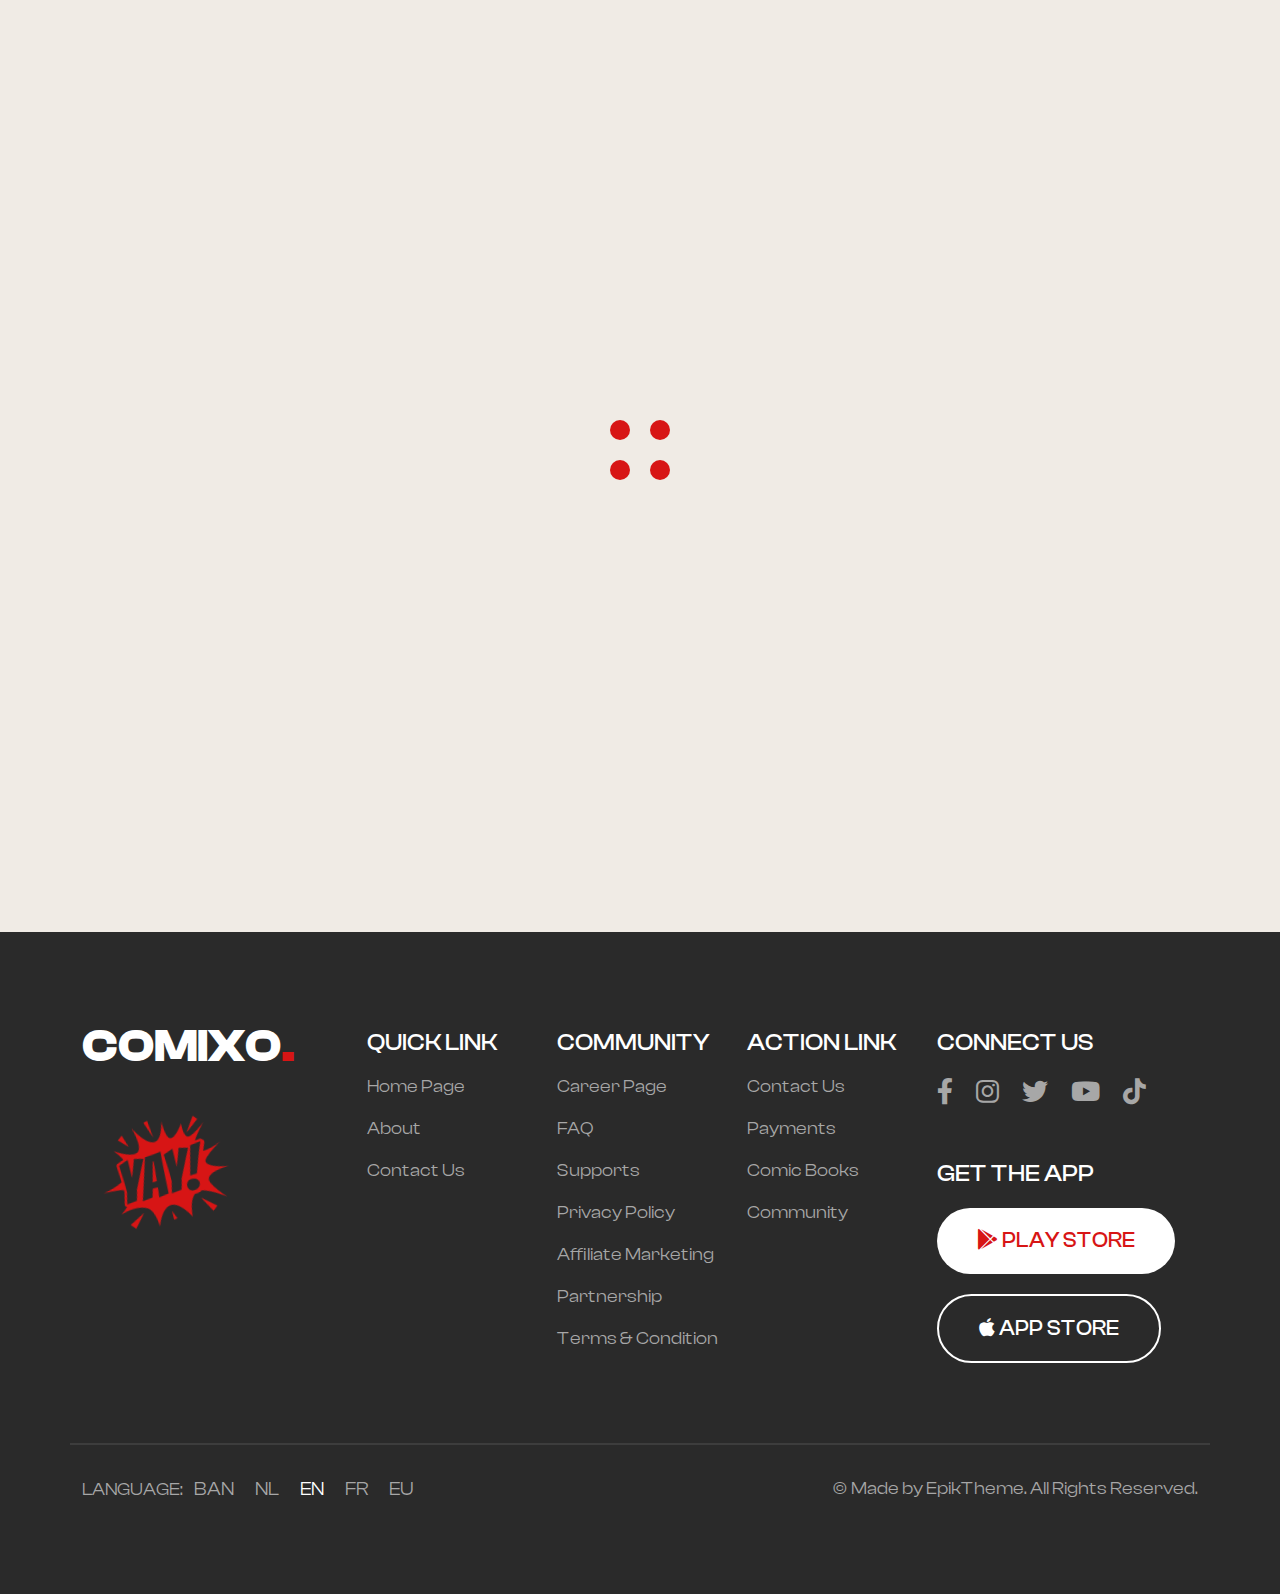
<file: comixo.netlify.app/demos/bookmark.html>
<!DOCTYPE html>
<html lang="en">



<!-- Added by HTTrack --><meta http-equiv="content-type" content="text/html;charset=UTF-8" /><!-- /Added by HTTrack -->
<head>
	<meta charset="UTF-8">
	<meta name="viewport" content="width=device-width, initial-scale=1, shrink-to-fit=no">
	<meta name="keywords" content="HTML5 Template, comics, ebook, comic art, anime, comic book, SEO" />
	<meta name="description" content="Comixo - Comic Books & Art Studio HTML5 Template" />
	<title>Comixo - Comic Books & Art Studio HTML5 Template</title>

	<!--font-awesome icons link-->
	<link rel="stylesheet" href="css/all.min.css">

	<!-- Bootstrap CSS -->
	<link rel="stylesheet" href="css/bootstrap.min.css">
	<link rel="stylesheet" href="css/slick.css">
	<link rel="stylesheet" href="css/venobox.min.css">
	<!--main style file-->
	<link rel="stylesheet" href="css/style.css">
	<link rel="stylesheet" href="css/responsive.css">
</head>

<body class="inner-page">
	<!-- perloader -->
	<div id="preloader">
		<div id="loading-center">
			<div id="loading-center-absolute">
				<div class="object" id="object_one"></div>
				<div class="object" id="object_two"></div>
				<div class="object" id="object_three"></div>
				<div class="object" id="object_four"></div>
			</div>
		</div>
	</div>
	<!-- preloader -->

	<!-- HEADER AREA START -->
	<nav class="navbar navbar-expand-lg navbar-light sticky-top">
		<div class="container">
			<a class='navbar-brand' href='index.html'>Comixo<span>.</span></a>
			<button class="navbar-toggler" type="button" data-bs-toggle="collapse" data-bs-target="#navbarSupportedContent" aria-controls="navbarSupportedContent" aria-expanded="false" aria-label="Toggle navigation">
				<span class="navbar-toggler-icon"></span>
			</button>
			<div class="collapse navbar-collapse" id="navbarSupportedContent">
				<ul class="navbar-nav m-auto mb-2 mt-0 mb-lg-0">
					<li class="nav-item">
						<a class='nav-link' href='index.html'>Home</a>
					</li>
					<li class="nav-item">
						<a class='nav-link' href='index.html#about'>About</a>
					</li>
					<li class="nav-item">
						<a class='nav-link' href='index.html#new-comics'>Comics</a>
					</li>
					<li class="nav-item">
						<a class='nav-link' href='index.html#blog'>Blog</a>
					</li>
					<li class="nav-item">
						<a class="nav-link" data-bs-toggle="modal" data-bs-target="#contact-modal">Contact</a>
					</li>
				</ul>
				<div class="menu-action d-flex">
					<div class="action-icon">
						<a class='menu-icon' href='bookmark.html'><i class="fa-solid fa-bookmark"></i></a>
						<a class='menu-icon' href='cart.html'><span>2</span><i class="fa-solid fa-cart-shopping"></i></a>
						<a data-bs-toggle="offcanvas" data-bs-target="#offcanvasRight" aria-controls="offcanvasRight" class="menu-icon mobile-v-show"><i class="fa-solid fa-magnifying-glass"></i></a>
					</div>
					<a href="#" class="button-secondary">Free Comics</a>
					<a href="#" class="ham-button" data-bs-toggle="offcanvas" data-bs-target="#offcanvasRight" aria-controls="offcanvasRight">
						<div class="hamburger-menu">
							<div class="nav-line"></div>
						</div>
					</a>
				</div>
			</div>
		</div>
	</nav>
	<!-- right-menu modal -->
	<div class="offcanvas offcanvas-end" tabindex="-1" id="offcanvasRight" aria-labelledby="offcanvasRightLabel">
		<div class="offcanvas-header">
			<h5 class="offcanvas-title" id="offcanvasRightLabel">Quick Menu</h5>
			<button type="button" class="btn-close" data-bs-dismiss="offcanvas" aria-label="Close"></button>
		</div>
		<div class="offcanvas-body side-menu">
			<form>
				<input type="text" class="form-control" placeholder="Search by Comic Name">
				<button type="submit"><i class="fa-solid fa-magnifying-glass"></i></button>
			</form>
			<div class="row">
				<div class="col-lg-6 menu-comic">
					<a href="#"><img src="images/comic1.png" alt="comic" class="img-fluid"></a>
				</div>
				<div class="col-lg-6 menu-comic">
					<a href="#"><img src="images/popular1.png" alt="comic" class="img-fluid"></a>
				</div>
				<div class="col-lg-6 menu-comic">
					<a href="#"><img src="images/popular2.png" alt="comic" class="img-fluid"></a>
				</div>
				<div class="col-lg-6 menu-comic">
					<a href="#"><img src="images/comic3.png" alt="comic" class="img-fluid"></a>
				</div>
			</div>
			<div class="row pt-5">
				<div class="col-lg-12 text-center">
					<a href="#" class="button-primary">Browse All</a>
				</div>
			</div>
			<div class="social-media mobile-v-hide text-center">
				<p>Follow Us</p>
				<a href="#"><i class="fa-brands fa-facebook-f"></i></a>
				<a href="#"><i class="fa-brands fa-twitter"></i></a>
				<a href="#"><i class="fa-brands fa-twitch"></i></a>
				<a href="#"><i class="fa-brands fa-youtube"></i></a>
			</div>
		</div>
	</div>
	<!-- contact modal -->
	<div class="modal fade" id="contact-modal" tabindex="-1" aria-labelledby="exampleModalLabel" aria-hidden="true">
		<div class="modal-dialog modal-dialog-centered modal-xl">
			<div class="modal-content">
				<div class="modal-header">
					<h5 class="modal-title" id="exampleModalLabel">Contact Us</h5>
					<button type="button" class="btn-close" data-bs-dismiss="modal" aria-label="Close"></button>
				</div>
				<form>
					<div class="modal-body">
						<div class="row">
							<div class="col-lg-7">
								<div class="row">
									<div class="col-lg-6">
										<input type="text" class="form-control" placeholder="Your Name">
									</div>
									<div class="col-lg-6">
										<input type="email" class="form-control" placeholder="Your Email">
									</div>
									<div class="col-lg-6">
										<input type="text" class="form-control" placeholder="Your Phone">
									</div>
									<div class="col-lg-6">
										<input type="text" class="form-control" placeholder="Subject">
									</div>
									<div class="col-lg-12">
										<textarea class="form-control" placeholder="Write Your Comment Here..." rows="3"></textarea>
									</div>
								</div>
							</div>
							<div class="col-lg-5">
								<div class="contact-item">
									<p>Lorem ipsum dolor sit amet, consectetur adipisicing elit. Accusamus odit aliquid consectetur, veniam.</p>
									<div class="row">
										<div class="col-6 col-lg-6 contact-info">
											<i class="fa-solid fa-location-dot"></i>
											<h3>Address:</h3>
											<p>Dhanmondi Road No. 32, Dhaka.</p>
										</div>
										<div class="col-6 col-lg-6 contact-info">
											<i class="fa-solid fa-phone"></i>
											<h3>Phone:</h3>
											<p>+(123) 450 336 789</p>
										</div>
										<div class="col-6 col-lg-6 contact-info mb-0">
											<i class="fa-solid fa-envelope"></i>
											<h3>Email:</h3>
											<p>comixo@mail.com</p>
										</div>
										<div class="col-6 col-lg-6 contact-info mb-0">
											<i class="fa-solid fa-wifi"></i>
											<h3>Connect:</h3>
											<div class="social">
												<a href="#"><i class="fa-brands fa-facebook-f"></i></a>
												<a href="#"><i class="fa-brands fa-twitter"></i></a>
												<a href="#"><i class="fa-brands fa-twitch"></i></a>
												<a href="#"><i class="fa-brands fa-youtube"></i></a>
											</div>
										</div>
									</div>
								</div>
							</div>
						</div>
					</div>
					<div class="modal-footer">
						<button type="submit" class="button-primary">Send Message</button>
					</div>
				</form>
			</div>
		</div>
	</div>
	<!-- HEADER AREA ENDS -->

	<!-- bookmark -->
	<section id="page-title">
		<div id="backtotop">
			<a href="#page-title" id="backtotop-value"><i class="fa-solid fa-arrow-up"></i></a>
		</div>
		<div class="container">
			<div class="row">
				<div class="section-title">
					<div class="row">
						<div class="col-lg-6">
							<span>Bookmark</span>
							<h3>Your Favourite Comic Books.</h3>
						</div>
					</div>
				</div>
			</div>
		</div>
	</section>
	<section id="bookmark">
		<div class="container">
			<div class="row">
				<div class="col-lg-3 col-md-6 bookmark-item text-center">
					<img src="images/comic1.png" alt="comic-img" class="img-fluid">
					<h3>Super Knight</h3>
					<a href="#"><i class="fa-solid fa-trash"></i></a>
				</div>
				<div class="col-lg-3 col-md-6 bookmark-item text-center">
					<img src="images/popular2.png" alt="comic-img" class="img-fluid">
					<h3>Red Squad VI</h3>
					<a href="#"><i class="fa-solid fa-trash"></i></a>
				</div>
				<div class="col-lg-3 col-md-6 bookmark-item text-center">
					<img src="images/comic3.png" alt="comic-img" class="img-fluid">
					<h3>Shadow Fighter</h3>
					<a href="#"><i class="fa-solid fa-trash"></i></a>
				</div>
				<div class="col-lg-3 col-md-6 bookmark-item text-center">
					<img src="images/popular1.png" alt="comic-img" class="img-fluid">
					<h3>Nova Nexus</h3>
					<a href="#"><i class="fa-solid fa-trash"></i></a>
				</div>
			</div>
		</div>
		<div class="marquee">
			<span class="marquee-1">
				<span class="text">Comic Book<img src="images/star.png" alt="star"></span>
				<span class="text">Comic Arts<img src="images/star.png" alt="star"></span>
				<span class="text">Comic Book<img src="images/star.png" alt="star"></span>
				<span class="text">Comic Arts<img src="images/star.png" alt="star"></span>
				<span class="text">Comic Book<img src="images/star.png" alt="star"></span>
				<span class="text">Comic Arts<img src="images/star.png" alt="star"></span>
				<span class="marquee-2">
					<span class="text">Comic Book<img src="images/star.png" alt="star"></span>
					<span class="text">Comic Arts<img src="images/star.png" alt="star"></span>
					<span class="text">Comic Book<img src="images/star.png" alt="star"></span>
					<span class="text">Comic Arts<img src="images/star.png" alt="star"></span>
					<span class="text">Comic Book<img src="images/star.png" alt="star"></span>
					<span class="text">Comic Arts<img src="images/star.png" alt="star"></span>
				</span>
			</span>
		</div>
	</section>
	<!-- bookmark -->

	<!-- FOOTER AREA START -->
	<section id="footer">
		<div class="container">
			<div class="row">
				<div class="col-lg-3 footer-logo">
					<a href='index.html'>Comixo<span>.</span></a>
					<img src="images/footer-icon.png" alt="bat-img">
				</div>
				<div class="col-lg-2 col-md-4 footer-menu">
					<h3>Quick Link</h3>
					<a href="#">Home Page</a>
					<a href="#">About</a>
					<a href="#">Contact Us</a>
				</div>
				<div class="col-lg-2 col-md-4 footer-menu">
					<h3>Community</h3>
					<a href="#">Career Page</a>
					<a href="#">FAQ</a>
					<a href="#">Supports</a>
					<a href="#">Privacy Policy</a>
					<a href="#">Affiliate Marketing</a>
					<a href="#">Partnership</a>
					<a href="#">Terms & Condition</a>
				</div>
				<div class="col-lg-2 col-md-4 footer-menu">
					<h3>Action Link</h3>
					<a href="#">Contact Us</a>
					<a href="#">Payments</a>
					<a href="#">Comic Books</a>
					<a href="#">Community</a>
				</div>
				<div class="col-lg-3 footer-action">
					<h3>Connect Us</h3>
					<div class="footer-social">
						<a href="#"><i class="fa-brands fa-facebook-f"></i></a>
						<a href="#"><i class="fa-brands fa-instagram"></i></a>
						<a href="#"><i class="fa-brands fa-twitter"></i></a>
						<a href="#"><i class="fa-brands fa-youtube"></i></a>
						<a href="#"><i class="fa-brands fa-tiktok"></i></a>
					</div>
					<h3>Get The App</h3>
					<div class="footer-download">
						<a href="#" class="button-primary android"><i class="fa-brands fa-google-play"></i> Play Store</a>
						<a href="#" class="button-primary ios"><i class="fa-brands fa-apple"></i> App Store</a>
					</div>
				</div>
			</div>
		</div>
	</section>
	<!-- FOOTER AREA END -->

	<!-- COPY_RIGHT AREA START -->
	<section id="copy_right">
		<div class="container">
			<div class="row copyright-txt">
				<div class="col-lg-6">
					<span>LANGUAGE: </span>
					<a href="#">BAN</a>
					<a href="#">NL</a>
					<a href="#" class="active">EN</a>
					<a href="#">FR</a>
					<a href="#">EU</a>
				</div>
				<div class="col-lg-6 text-end">
					<p>&copy; Made by EpikTheme. All Rights Reserved.</p>
				</div>
			</div>
		</div>
	</section>
	<!-- COPY_RIGHT AREA END -->

	<!-- JavaScript -->
	<script src="js/jquery-3.6.3.min.js"></script>
	<script src="js/bootstrap.bundle.min.js"></script>
	<script src="js/slick.min.js"></script>
	<script src="js/venobox.min.js"></script>
	<script src="js/counter.js"></script>
	<script src="js/waypoints.min.js"></script>
	<script src="js/custom.js"></script>
</body>


</html>
</file>
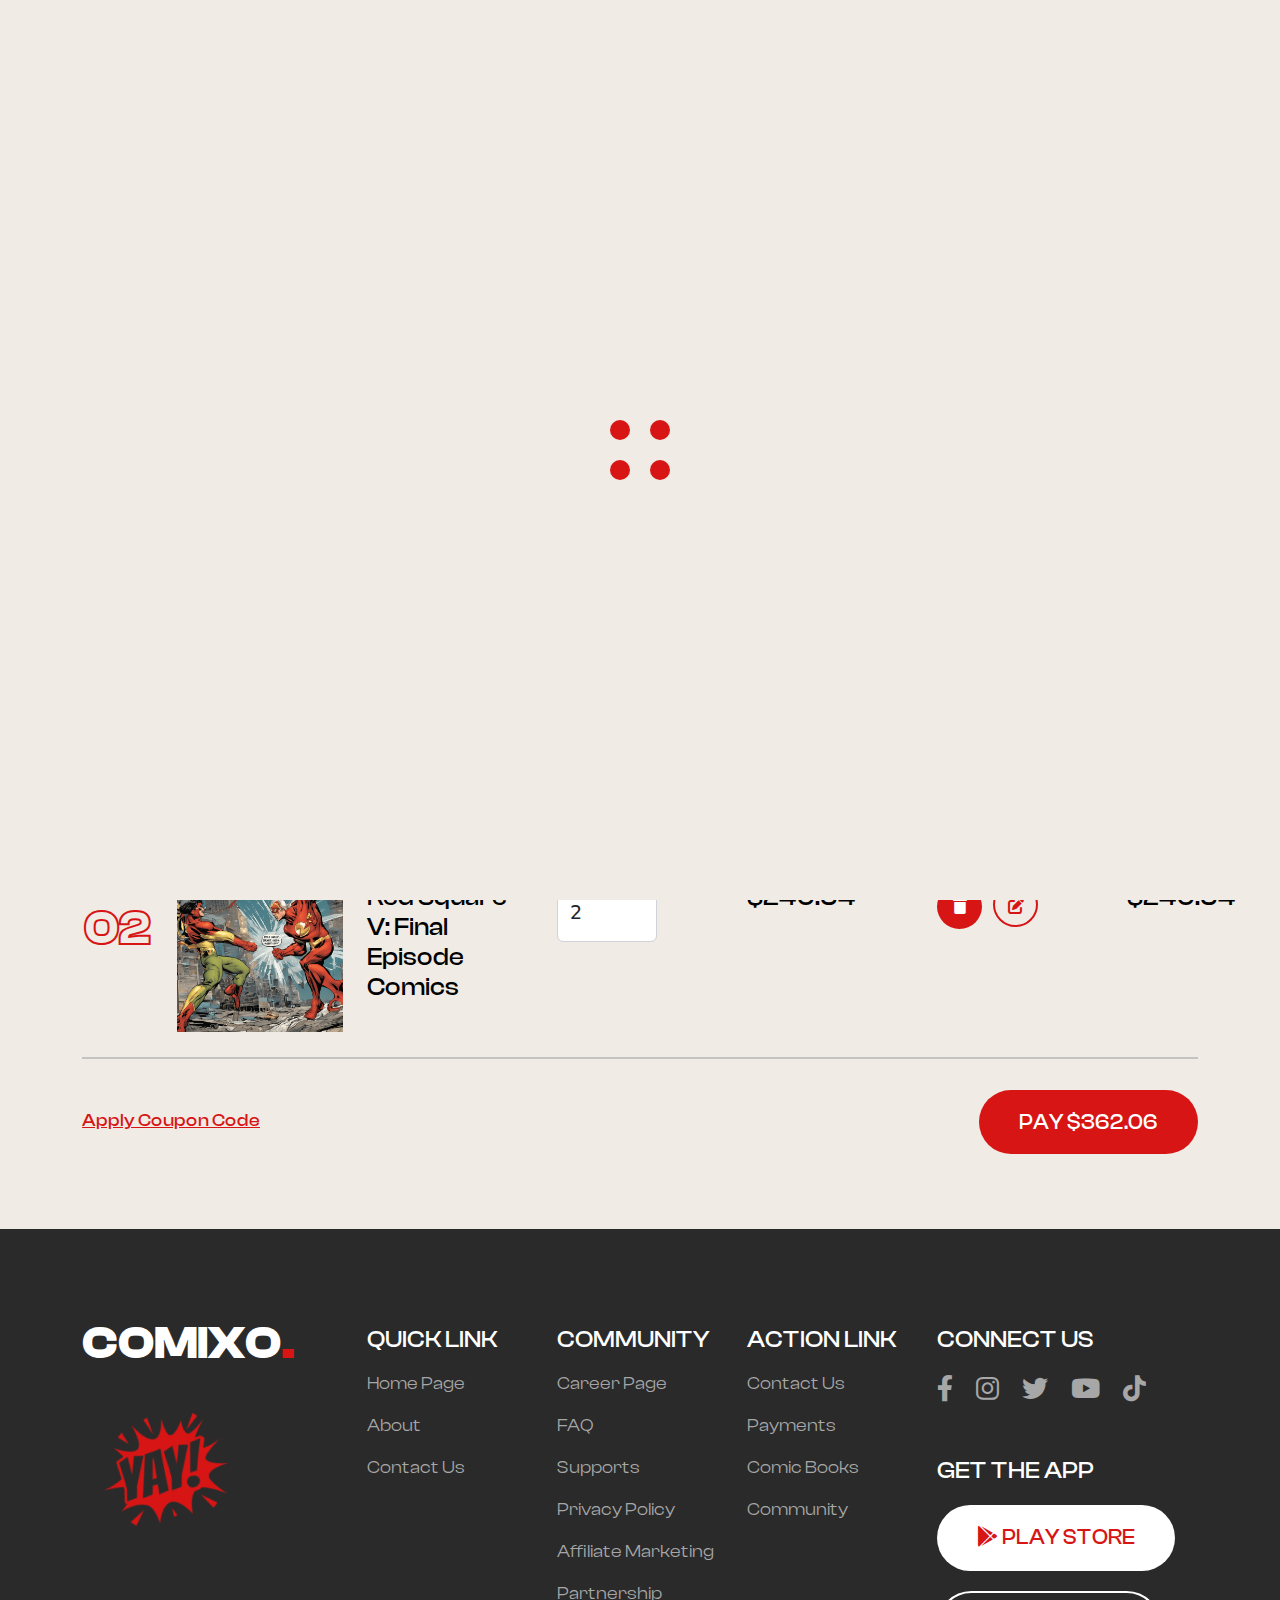
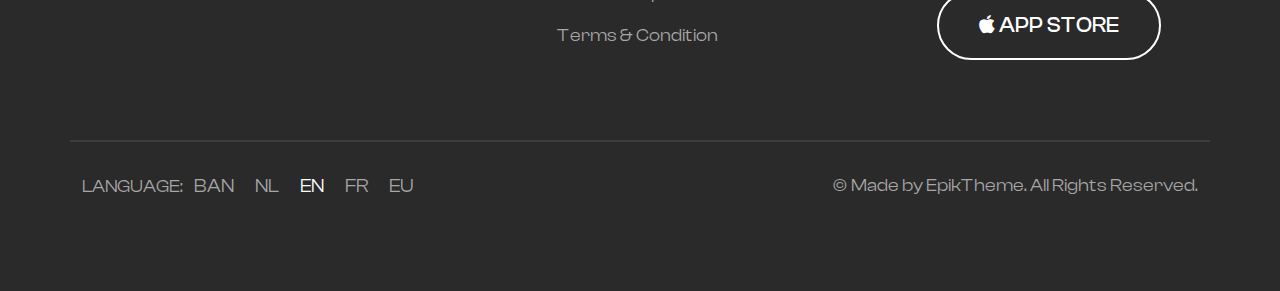
<file: comixo.netlify.app/demos/cart.html>
<!DOCTYPE html>
<html lang="en">



<!-- Added by HTTrack --><meta http-equiv="content-type" content="text/html;charset=UTF-8" /><!-- /Added by HTTrack -->
<head>
	<meta charset="UTF-8">
	<meta name="viewport" content="width=device-width, initial-scale=1, shrink-to-fit=no">
	<meta name="keywords" content="HTML5 Template, comics, ebook, comic art, anime, comic book, SEO" />
	<meta name="description" content="Comixo - Comic Books & Art Studio HTML5 Template" />
	<title>Comixo - Comic Books & Art Studio HTML5 Template</title>

	<!--font-awesome icons link-->
	<link rel="stylesheet" href="css/all.min.css">

	<!-- Bootstrap CSS -->
	<link rel="stylesheet" href="css/bootstrap.min.css">
	<link rel="stylesheet" href="css/slick.css">
	<link rel="stylesheet" href="css/venobox.min.css">
	<!--main style file-->
	<link rel="stylesheet" href="css/style.css">
	<link rel="stylesheet" href="css/responsive.css">
</head>

<body class="inner-page">
	<!-- perloader -->
	<div id="preloader">
		<div id="loading-center">
			<div id="loading-center-absolute">
				<div class="object" id="object_one"></div>
				<div class="object" id="object_two"></div>
				<div class="object" id="object_three"></div>
				<div class="object" id="object_four"></div>
			</div>
		</div>
	</div>
	<!-- preloader -->

	<!-- HEADER AREA START -->
	<nav class="navbar navbar-expand-lg navbar-light sticky-top">
		<div class="container">
			<a class='navbar-brand' href='index.html'>Comixo<span>.</span></a>
			<button class="navbar-toggler" type="button" data-bs-toggle="collapse" data-bs-target="#navbarSupportedContent" aria-controls="navbarSupportedContent" aria-expanded="false" aria-label="Toggle navigation">
				<span class="navbar-toggler-icon"></span>
			</button>
			<div class="collapse navbar-collapse" id="navbarSupportedContent">
				<ul class="navbar-nav m-auto mb-2 mt-0 mb-lg-0">
					<li class="nav-item">
						<a class='nav-link' href='index.html'>Home</a>
					</li>
					<li class="nav-item">
						<a class='nav-link' href='index.html#about'>About</a>
					</li>
					<li class="nav-item">
						<a class='nav-link' href='index.html#new-comics'>Comics</a>
					</li>
					<li class="nav-item">
						<a class='nav-link' href='index.html#blog'>Blog</a>
					</li>
					<li class="nav-item">
						<a class="nav-link" data-bs-toggle="modal" data-bs-target="#contact-modal">Contact</a>
					</li>
				</ul>
				<div class="menu-action d-flex">
					<div class="action-icon">
						<a class='menu-icon' href='bookmark.html'><i class="fa-solid fa-bookmark"></i></a>
						<a class='menu-icon' href='cart.html'><span>2</span><i class="fa-solid fa-cart-shopping"></i></a>
						<a data-bs-toggle="offcanvas" data-bs-target="#offcanvasRight" aria-controls="offcanvasRight" class="menu-icon mobile-v-show"><i class="fa-solid fa-magnifying-glass"></i></a>
					</div>
					<a href="#" class="button-secondary">Free Comics</a>
					<a href="#" class="ham-button" data-bs-toggle="offcanvas" data-bs-target="#offcanvasRight" aria-controls="offcanvasRight">
						<div class="hamburger-menu">
							<div class="nav-line"></div>
						</div>
					</a>
				</div>
			</div>
		</div>
	</nav>
	<!-- right-menu modal -->
	<div class="offcanvas offcanvas-end" tabindex="-1" id="offcanvasRight" aria-labelledby="offcanvasRightLabel">
		<div class="offcanvas-header">
			<h5 class="offcanvas-title" id="offcanvasRightLabel">Quick Menu</h5>
			<button type="button" class="btn-close" data-bs-dismiss="offcanvas" aria-label="Close"></button>
		</div>
		<div class="offcanvas-body side-menu">
			<form>
				<input type="text" class="form-control" placeholder="Search by Comic Name">
				<button type="submit"><i class="fa-solid fa-magnifying-glass"></i></button>
			</form>
			<div class="row">
				<div class="col-lg-6 menu-comic">
					<a href="#"><img src="images/comic1.png" alt="comic" class="img-fluid"></a>
				</div>
				<div class="col-lg-6 menu-comic">
					<a href="#"><img src="images/popular1.png" alt="comic" class="img-fluid"></a>
				</div>
				<div class="col-lg-6 menu-comic">
					<a href="#"><img src="images/popular2.png" alt="comic" class="img-fluid"></a>
				</div>
				<div class="col-lg-6 menu-comic">
					<a href="#"><img src="images/comic3.png" alt="comic" class="img-fluid"></a>
				</div>
			</div>
			<div class="row pt-5">
				<div class="col-lg-12 text-center">
					<a href="#" class="button-primary">Browse All</a>
				</div>
			</div>
			<div class="social-media mobile-v-hide text-center">
				<p>Follow Us</p>
				<a href="#"><i class="fa-brands fa-facebook-f"></i></a>
				<a href="#"><i class="fa-brands fa-twitter"></i></a>
				<a href="#"><i class="fa-brands fa-twitch"></i></a>
				<a href="#"><i class="fa-brands fa-youtube"></i></a>
			</div>
		</div>
	</div>
	<!-- contact modal -->
	<div class="modal fade" id="contact-modal" tabindex="-1" aria-labelledby="exampleModalLabel" aria-hidden="true">
		<div class="modal-dialog modal-dialog-centered modal-xl">
			<div class="modal-content">
				<div class="modal-header">
					<h5 class="modal-title" id="exampleModalLabel">Contact Us</h5>
					<button type="button" class="btn-close" data-bs-dismiss="modal" aria-label="Close"></button>
				</div>
				<form>
					<div class="modal-body">
						<div class="row">
							<div class="col-lg-7">
								<div class="row">
									<div class="col-lg-6">
										<input type="text" class="form-control" placeholder="Your Name">
									</div>
									<div class="col-lg-6">
										<input type="email" class="form-control" placeholder="Your Email">
									</div>
									<div class="col-lg-6">
										<input type="text" class="form-control" placeholder="Your Phone">
									</div>
									<div class="col-lg-6">
										<input type="text" class="form-control" placeholder="Subject">
									</div>
									<div class="col-lg-12">
										<textarea class="form-control" placeholder="Write Your Comment Here..." rows="3"></textarea>
									</div>
								</div>
							</div>
							<div class="col-lg-5">
								<div class="contact-item">
									<p>Lorem ipsum dolor sit amet, consectetur adipisicing elit. Accusamus odit aliquid consectetur, veniam.</p>
									<div class="row">
										<div class="col-6 col-lg-6 contact-info">
											<i class="fa-solid fa-location-dot"></i>
											<h3>Address:</h3>
											<p>Dhanmondi Road No. 32, Dhaka.</p>
										</div>
										<div class="col-6 col-lg-6 contact-info">
											<i class="fa-solid fa-phone"></i>
											<h3>Phone:</h3>
											<p>+(123) 450 336 789</p>
										</div>
										<div class="col-6 col-lg-6 contact-info mb-0">
											<i class="fa-solid fa-envelope"></i>
											<h3>Email:</h3>
											<p>comixo@mail.com</p>
										</div>
										<div class="col-6 col-lg-6 contact-info mb-0">
											<i class="fa-solid fa-wifi"></i>
											<h3>Connect:</h3>
											<div class="social">
												<a href="#"><i class="fa-brands fa-facebook-f"></i></a>
												<a href="#"><i class="fa-brands fa-twitter"></i></a>
												<a href="#"><i class="fa-brands fa-twitch"></i></a>
												<a href="#"><i class="fa-brands fa-youtube"></i></a>
											</div>
										</div>
									</div>
								</div>
							</div>
						</div>
					</div>
					<div class="modal-footer">
						<button type="submit" class="button-primary">Send Message</button>
					</div>
				</form>
			</div>
		</div>
	</div>
	<!-- HEADER AREA ENDS -->

	<!-- cart -->
	<section id="page-title">
		<div id="backtotop">
			<a href="#page-title" id="backtotop-value"><i class="fa-solid fa-arrow-up"></i></a>
		</div>
		<div class="container">
			<div class="row">
				<div class="section-title">
					<div class="row">
						<div class="col-lg-5">
							<span>Add to Cart</span>
							<h3>Checkout The Cart Page.</h3>
						</div>
					</div>
				</div>
			</div>
		</div>
	</section>
	<section id="cart">
		<div class="container">
			<div class="row">
				<div class="col-lg-12">
					<div class="row cart-main">
						<div class="col-lg-12">
							<div class="cart-item">
								<div class="row">
									<div class="col-lg-1 col-md-12 tablet-hide">
										<h4>01</h4>
									</div>
									<div class="col-lg-2 col-md-2">
										<img src="images/comic1.png" alt="comic-img" class="img-fluid">
									</div>
									<div class="col-lg-2 col-md-3">
										<span>Comic Name</span>
										<h3>Super Knight: Next Episode Comics</h3>
									</div>
									<div class="col-lg-2 col-md-2">
										<span>Quantity</span>
										<input type="number" class="form-control" value="1" min="1">
									</div>
									<div class="col-lg-2 col-md-2">
										<span>Price</span>
										<h3>$132.46</h3>
									</div>
									<div class="col-lg-2 col-md-3">
										<span>Action</span>
										<a href="#"><i class="fa-solid fa-trash"></i></a>
										<a href="#"><i class="fa-solid fa-pen-to-square second"></i></a>
									</div>
									<div class="col-lg-1 col-md-1 tablet-hide">
										<span>Subtotal</span>
										<h3>$132.46</h3>
									</div>
								</div>
							</div>
						</div>
						<div class="col-lg-12">
							<div class="cart-item top-no-border">
								<div class="row">
									<div class="col-lg-1 col-md-12 tablet-hide">
										<h4>02</h4>
									</div>
									<div class="col-lg-2 col-md-2">
										<img src="images/popular1.png" alt="comic-img" class="img-fluid">
									</div>
									<div class="col-lg-2 col-md-3">
										<span>Comic Name</span>
										<h3>Red Square V: Final Episode Comics</h3>
									</div>
									<div class="col-lg-2 col-md-2">
										<span>Quantity</span>
										<input type="number" class="form-control" value="2" min="1">
									</div>
									<div class="col-lg-2 col-md-2">
										<span>Price</span>
										<h3>$240.64</h3>
									</div>
									<div class="col-lg-2 col-md-3">
										<span>Action</span>
										<a href="#"><i class="fa-solid fa-trash"></i></a>
										<a href="#"><i class="fa-solid fa-pen-to-square second"></i></a>
									</div>
									<div class="col-lg-1 tablet-hide">
										<span>Subtotal</span>
										<h3>$240.64</h3>
									</div>
								</div>
							</div>
						</div>
					</div>
				</div>
			</div>
			<div class="row pt-5">
				<div class="col-4 col-lg-6 cart-footer">
					<a href="#">Apply Coupon Code</a>
				</div>
				<div class="col-8 col-lg-6 text-end">
					<a href="#" class="button-primary">Pay $362.06</a>
				</div>
			</div>
		</div>
		<div class="marquee">
			<span class="marquee-1">
				<span class="text">Comic Book<img src="images/star.png" alt="star"></span>
				<span class="text">Comic Arts<img src="images/star.png" alt="star"></span>
				<span class="text">Comic Book<img src="images/star.png" alt="star"></span>
				<span class="text">Comic Arts<img src="images/star.png" alt="star"></span>
				<span class="text">Comic Book<img src="images/star.png" alt="star"></span>
				<span class="text">Comic Arts<img src="images/star.png" alt="star"></span>
				<span class="marquee-2">
					<span class="text">Comic Book<img src="images/star.png" alt="star"></span>
					<span class="text">Comic Arts<img src="images/star.png" alt="star"></span>
					<span class="text">Comic Book<img src="images/star.png" alt="star"></span>
					<span class="text">Comic Arts<img src="images/star.png" alt="star"></span>
					<span class="text">Comic Book<img src="images/star.png" alt="star"></span>
					<span class="text">Comic Arts<img src="images/star.png" alt="star"></span>
				</span>
			</span>
		</div>
	</section>
	<!-- cart -->

	<!-- FOOTER AREA START -->
	<section id="footer">
		<div class="container">
			<div class="row">
				<div class="col-lg-3 footer-logo">
					<a href='index.html'>Comixo<span>.</span></a>
					<img src="images/footer-icon.png" alt="bat-img">
				</div>
				<div class="col-lg-2 col-md-4 footer-menu">
					<h3>Quick Link</h3>
					<a href="#">Home Page</a>
					<a href="#">About</a>
					<a href="#">Contact Us</a>
				</div>
				<div class="col-lg-2 col-md-4 footer-menu">
					<h3>Community</h3>
					<a href="#">Career Page</a>
					<a href="#">FAQ</a>
					<a href="#">Supports</a>
					<a href="#">Privacy Policy</a>
					<a href="#">Affiliate Marketing</a>
					<a href="#">Partnership</a>
					<a href="#">Terms & Condition</a>
				</div>
				<div class="col-lg-2 col-md-4 footer-menu">
					<h3>Action Link</h3>
					<a href="#">Contact Us</a>
					<a href="#">Payments</a>
					<a href="#">Comic Books</a>
					<a href="#">Community</a>
				</div>
				<div class="col-lg-3 footer-action">
					<h3>Connect Us</h3>
					<div class="footer-social">
						<a href="#"><i class="fa-brands fa-facebook-f"></i></a>
						<a href="#"><i class="fa-brands fa-instagram"></i></a>
						<a href="#"><i class="fa-brands fa-twitter"></i></a>
						<a href="#"><i class="fa-brands fa-youtube"></i></a>
						<a href="#"><i class="fa-brands fa-tiktok"></i></a>
					</div>
					<h3>Get The App</h3>
					<div class="footer-download">
						<a href="#" class="button-primary android"><i class="fa-brands fa-google-play"></i> Play Store</a>
						<a href="#" class="button-primary ios"><i class="fa-brands fa-apple"></i> App Store</a>
					</div>
				</div>
			</div>
		</div>
	</section>
	<!-- FOOTER AREA END -->

	<!-- COPY_RIGHT AREA START -->
	<section id="copy_right">
		<div class="container">
			<div class="row copyright-txt">
				<div class="col-lg-6">
					<span>LANGUAGE: </span>
					<a href="#">BAN</a>
					<a href="#">NL</a>
					<a href="#" class="active">EN</a>
					<a href="#">FR</a>
					<a href="#">EU</a>
				</div>
				<div class="col-lg-6 text-end">
					<p>&copy; Made by EpikTheme. All Rights Reserved.</p>
				</div>
			</div>
		</div>
	</section>
	<!-- COPY_RIGHT AREA END -->

	<!-- JavaScript -->
	<script src="js/jquery-3.6.3.min.js"></script>
	<script src="js/bootstrap.bundle.min.js"></script>
	<script src="js/slick.min.js"></script>
	<script src="js/venobox.min.js"></script>
	<script src="js/counter.js"></script>
	<script src="js/waypoints.min.js"></script>
	<script src="js/custom.js"></script>
</body>



</html>
</file>
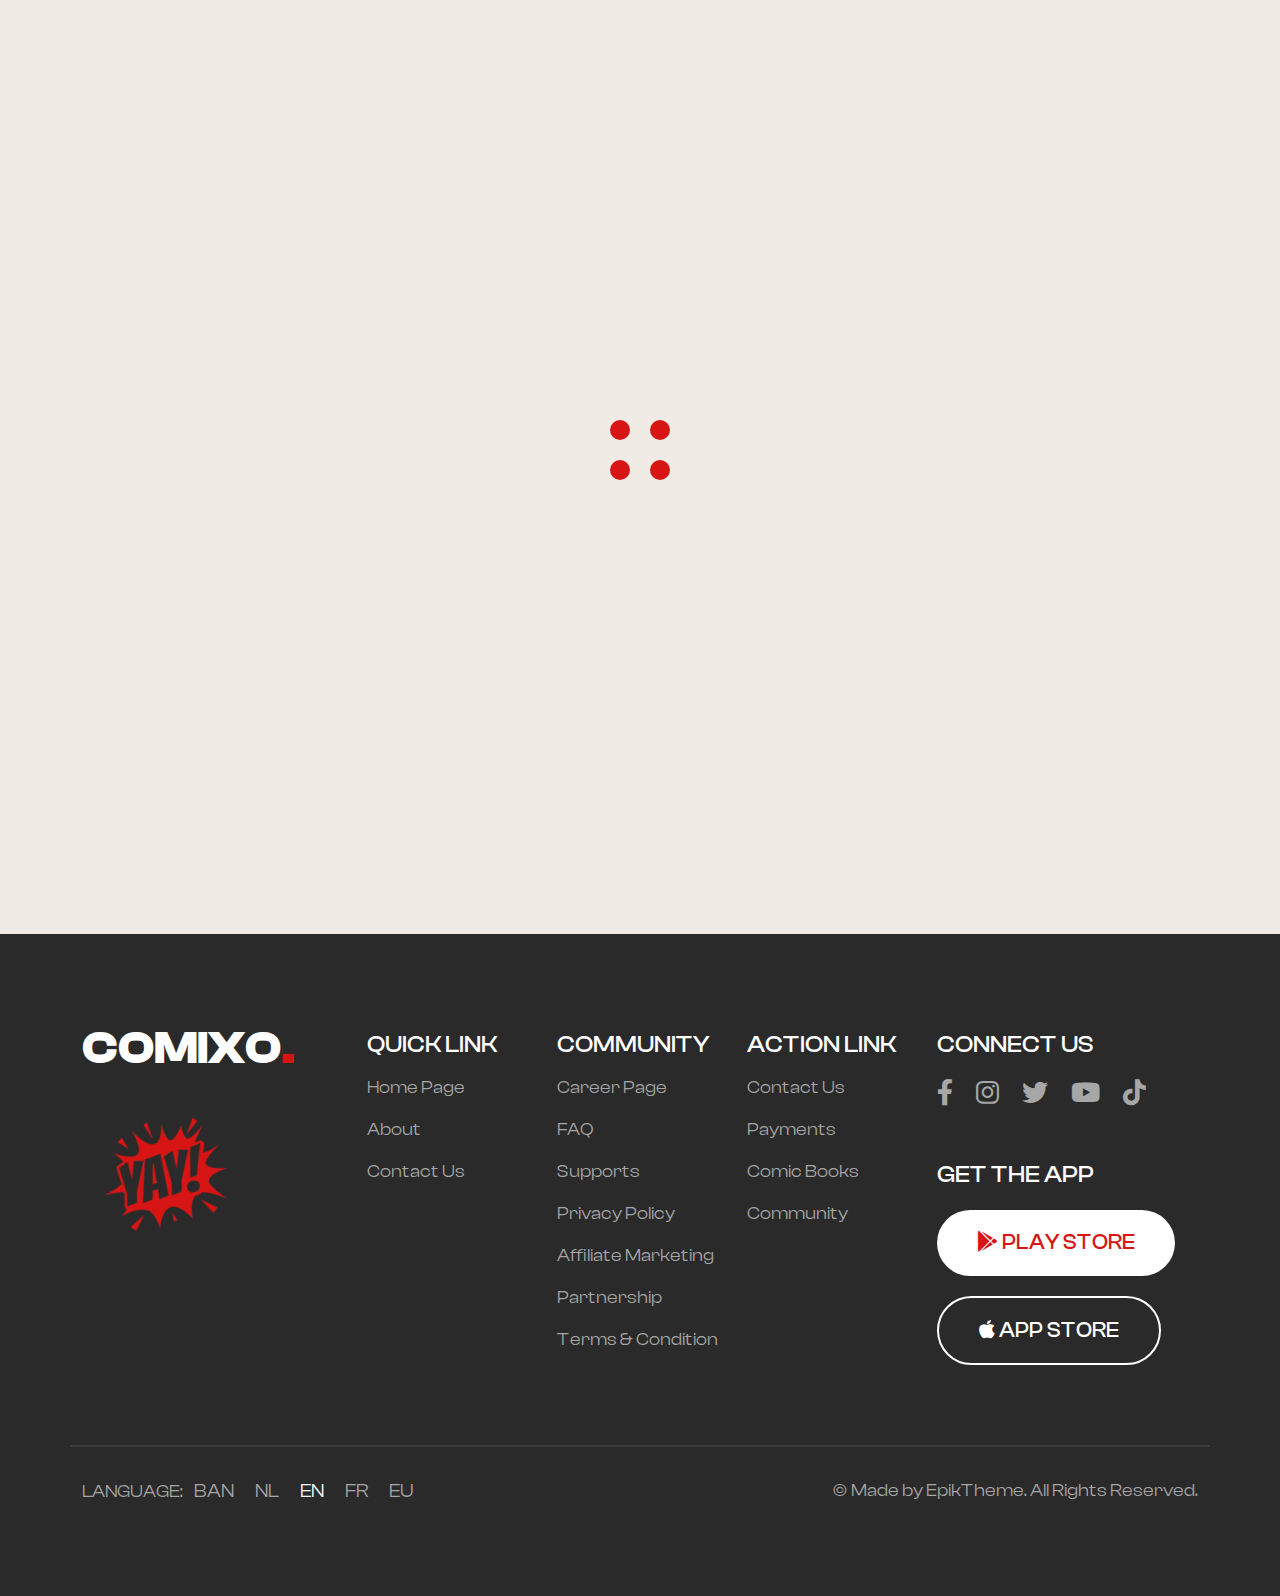
<file: comixo.netlify.app/demos/comic_details.html>
<!DOCTYPE html>
<html lang="en">



<!-- Added by HTTrack --><meta http-equiv="content-type" content="text/html;charset=UTF-8" /><!-- /Added by HTTrack -->
<head>
	<meta charset="UTF-8">
	<meta name="viewport" content="width=device-width, initial-scale=1, shrink-to-fit=no">
	<meta name="keywords" content="HTML5 Template, comics, ebook, comic art, anime, comic book, SEO" />
	<meta name="description" content="Comixo - Comic Books & Art Studio HTML5 Template" />
	<title>Comixo - Comic Books & Art Studio HTML5 Template</title>

	<!--font-awesome icons link-->
	<link rel="stylesheet" href="css/all.min.css">

	<!-- Bootstrap CSS -->
	<link rel="stylesheet" href="css/bootstrap.min.css">
	<link rel="stylesheet" href="css/slick.css">
	<link rel="stylesheet" href="css/venobox.min.css">
	<!--main style file-->
	<link rel="stylesheet" href="css/style.css">
	<link rel="stylesheet" href="css/responsive.css">
</head>

<body class="inner-page comic-detail-page">
	<!-- perloader -->
	<div id="preloader">
		<div id="loading-center">
			<div id="loading-center-absolute">
				<div class="object" id="object_one"></div>
				<div class="object" id="object_two"></div>
				<div class="object" id="object_three"></div>
				<div class="object" id="object_four"></div>
			</div>
		</div>
	</div>
	<!-- preloader -->

	<!-- HEADER AREA START -->
	<nav class="navbar navbar-expand-lg navbar-light sticky-top">
		<div class="container">
			<a class='navbar-brand' href='index.html'>Comixo<span>.</span></a>
			<button class="navbar-toggler" type="button" data-bs-toggle="collapse" data-bs-target="#navbarSupportedContent" aria-controls="navbarSupportedContent" aria-expanded="false" aria-label="Toggle navigation">
				<span class="navbar-toggler-icon"></span>
			</button>
			<div class="collapse navbar-collapse" id="navbarSupportedContent">
				<ul class="navbar-nav m-auto mb-2 mt-0 mb-lg-0">
					<li class="nav-item">
						<a class='nav-link' href='index.html'>Home</a>
					</li>
					<li class="nav-item">
						<a class='nav-link' href='index.html#about'>About</a>
					</li>
					<li class="nav-item">
						<a class='nav-link' href='index.html#new-comics'>Comics</a>
					</li>
					<li class="nav-item">
						<a class='nav-link' href='index.html#blog'>Blog</a>
					</li>
					<li class="nav-item">
						<a class="nav-link" data-bs-toggle="modal" data-bs-target="#contact-modal">Contact</a>
					</li>
				</ul>
				<div class="menu-action d-flex">
					<div class="action-icon">
						<a class='menu-icon' href='bookmark.html'><i class="fa-solid fa-bookmark"></i></a>
						<a class='menu-icon' href='cart.html'><span>2</span><i class="fa-solid fa-cart-shopping"></i></a>
						<a data-bs-toggle="offcanvas" data-bs-target="#offcanvasRight" aria-controls="offcanvasRight" class="menu-icon mobile-v-show"><i class="fa-solid fa-magnifying-glass"></i></a>
					</div>
					<a href="#" class="button-secondary">Free Comics</a>
					<a href="#" class="ham-button" data-bs-toggle="offcanvas" data-bs-target="#offcanvasRight" aria-controls="offcanvasRight">
						<div class="hamburger-menu">
							<div class="nav-line"></div>
						</div>
					</a>
				</div>
			</div>
		</div>
	</nav>
	<!-- right-menu modal -->
	<div class="offcanvas offcanvas-end" tabindex="-1" id="offcanvasRight" aria-labelledby="offcanvasRightLabel">
		<div class="offcanvas-header">
			<h5 class="offcanvas-title" id="offcanvasRightLabel">Quick Menu</h5>
			<button type="button" class="btn-close" data-bs-dismiss="offcanvas" aria-label="Close"></button>
		</div>
		<div class="offcanvas-body side-menu">
			<form>
				<input type="text" class="form-control" placeholder="Search by Comic Name">
				<button type="submit"><i class="fa-solid fa-magnifying-glass"></i></button>
			</form>
			<div class="row">
				<div class="col-lg-6 menu-comic">
					<a href="#"><img src="images/comic1.png" alt="comic" class="img-fluid"></a>
				</div>
				<div class="col-lg-6 menu-comic">
					<a href="#"><img src="images/popular1.png" alt="comic" class="img-fluid"></a>
				</div>
				<div class="col-lg-6 menu-comic">
					<a href="#"><img src="images/popular2.png" alt="comic" class="img-fluid"></a>
				</div>
				<div class="col-lg-6 menu-comic">
					<a href="#"><img src="images/comic3.png" alt="comic" class="img-fluid"></a>
				</div>
			</div>
			<div class="row pt-5">
				<div class="col-lg-12 text-center">
					<a href="#" class="button-primary">Browse All</a>
				</div>
			</div>
			<div class="social-media mobile-v-hide text-center">
				<p>Follow Us</p>
				<a href="#"><i class="fa-brands fa-facebook-f"></i></a>
				<a href="#"><i class="fa-brands fa-twitter"></i></a>
				<a href="#"><i class="fa-brands fa-twitch"></i></a>
				<a href="#"><i class="fa-brands fa-youtube"></i></a>
			</div>
		</div>
	</div>
	<!-- contact modal -->
	<div class="modal fade" id="contact-modal" tabindex="-1" aria-labelledby="exampleModalLabel" aria-hidden="true">
		<div class="modal-dialog modal-dialog-centered modal-xl">
			<div class="modal-content">
				<div class="modal-header">
					<h5 class="modal-title" id="exampleModalLabel">Contact Us</h5>
					<button type="button" class="btn-close" data-bs-dismiss="modal" aria-label="Close"></button>
				</div>
				<form>
					<div class="modal-body">
						<div class="row">
							<div class="col-lg-7">
								<div class="row">
									<div class="col-lg-6">
										<input type="text" class="form-control" placeholder="Your Name">
									</div>
									<div class="col-lg-6">
										<input type="email" class="form-control" placeholder="Your Email">
									</div>
									<div class="col-lg-6">
										<input type="text" class="form-control" placeholder="Your Phone">
									</div>
									<div class="col-lg-6">
										<input type="text" class="form-control" placeholder="Subject">
									</div>
									<div class="col-lg-12">
										<textarea class="form-control" placeholder="Write Your Comment Here..." rows="3"></textarea>
									</div>
								</div>
							</div>
							<div class="col-lg-5">
								<div class="contact-item">
									<p>Lorem ipsum dolor sit amet, consectetur adipisicing elit. Accusamus odit aliquid consectetur, veniam.</p>
									<div class="row">
										<div class="col-6 col-lg-6 contact-info">
											<i class="fa-solid fa-location-dot"></i>
											<h3>Address:</h3>
											<p>Dhanmondi Road No. 32, Dhaka.</p>
										</div>
										<div class="col-6 col-lg-6 contact-info">
											<i class="fa-solid fa-phone"></i>
											<h3>Phone:</h3>
											<p>+(123) 450 336 789</p>
										</div>
										<div class="col-6 col-lg-6 contact-info mb-0">
											<i class="fa-solid fa-envelope"></i>
											<h3>Email:</h3>
											<p>comixo@mail.com</p>
										</div>
										<div class="col-6 col-lg-6 contact-info mb-0">
											<i class="fa-solid fa-wifi"></i>
											<h3>Connect:</h3>
											<div class="social">
												<a href="#"><i class="fa-brands fa-facebook-f"></i></a>
												<a href="#"><i class="fa-brands fa-twitter"></i></a>
												<a href="#"><i class="fa-brands fa-twitch"></i></a>
												<a href="#"><i class="fa-brands fa-youtube"></i></a>
											</div>
										</div>
									</div>
								</div>
							</div>
						</div>
					</div>
					<div class="modal-footer">
						<button type="submit" class="button-primary">Send Message</button>
					</div>
				</form>
			</div>
		</div>
	</div>
	<!-- HEADER AREA ENDS -->

	<!-- comic details -->
	<section id="page-title">
		<div id="backtotop">
			<a href="#page-title" id="backtotop-value"><i class="fa-solid fa-arrow-up"></i></a>
		</div>
	</section>
	<section id="comic-details">
		<div class="container zindex">
			<div class="row details-pos">
				<div class="col-lg-5 comic-detail-img">
					<img src="images/comic1.png" alt="comic-img" class="img-fluid">
				</div>
				<div class="col-lg-6 comic-detail-txt">
					<div class="stars">
						<i class="fa-solid fa-star"></i>
						<i class="fa-solid fa-star"></i>
						<i class="fa-solid fa-star"></i>
						<i class="fa-solid fa-star"></i>
						<i class="fa-solid fa-star-half-stroke"></i>
						<span>4.5</span>
					</div>
					<h3>Shadow Fighter V: Comic Book.</h3>
					<span>Storyline</span>
					<p>Lorem ipsum dolor sit amet, consectetur adipisicing elit. Labore earum perferendis veritatis totam cupiditate excepturi delectus, ullam iste. Accusantium nobis, repellendus alias fugit excepturi iure!</p>
					<h4>$236.24</h4>
					<a class='button-primary' href='cart.html'>Add To Cart</a>
					<a class='bookmark-btn' href='bookmark.html'><i class="fa-solid fa-bookmark"></i></a>
				</div>
			</div>
		</div>
		<div class="marquee">
			<span class="marquee-1">
				<span class="text">Comic Book<img src="images/star.png" alt="star"></span>
				<span class="text">Comic Arts<img src="images/star.png" alt="star"></span>
				<span class="text">Comic Book<img src="images/star.png" alt="star"></span>
				<span class="text">Comic Arts<img src="images/star.png" alt="star"></span>
				<span class="text">Comic Book<img src="images/star.png" alt="star"></span>
				<span class="text">Comic Arts<img src="images/star.png" alt="star"></span>
				<span class="marquee-2">
					<span class="text">Comic Book<img src="images/star.png" alt="star"></span>
					<span class="text">Comic Arts<img src="images/star.png" alt="star"></span>
					<span class="text">Comic Book<img src="images/star.png" alt="star"></span>
					<span class="text">Comic Arts<img src="images/star.png" alt="star"></span>
					<span class="text">Comic Book<img src="images/star.png" alt="star"></span>
					<span class="text">Comic Arts<img src="images/star.png" alt="star"></span>
				</span>
			</span>
		</div>
	</section>
	<!-- comic details -->

	<!-- FOOTER AREA START -->
	<section id="footer">
		<div class="container">
			<div class="row">
				<div class="col-lg-3 footer-logo">
					<a href='index.html'>Comixo<span>.</span></a>
					<img src="images/footer-icon.png" alt="bat-img">
				</div>
				<div class="col-lg-2 col-md-4 footer-menu">
					<h3>Quick Link</h3>
					<a href="#">Home Page</a>
					<a href="#">About</a>
					<a href="#">Contact Us</a>
				</div>
				<div class="col-lg-2 col-md-4 footer-menu">
					<h3>Community</h3>
					<a href="#">Career Page</a>
					<a href="#">FAQ</a>
					<a href="#">Supports</a>
					<a href="#">Privacy Policy</a>
					<a href="#">Affiliate Marketing</a>
					<a href="#">Partnership</a>
					<a href="#">Terms & Condition</a>
				</div>
				<div class="col-lg-2 col-md-4 footer-menu">
					<h3>Action Link</h3>
					<a href="#">Contact Us</a>
					<a href="#">Payments</a>
					<a href="#">Comic Books</a>
					<a href="#">Community</a>
				</div>
				<div class="col-lg-3 footer-action">
					<h3>Connect Us</h3>
					<div class="footer-social">
						<a href="#"><i class="fa-brands fa-facebook-f"></i></a>
						<a href="#"><i class="fa-brands fa-instagram"></i></a>
						<a href="#"><i class="fa-brands fa-twitter"></i></a>
						<a href="#"><i class="fa-brands fa-youtube"></i></a>
						<a href="#"><i class="fa-brands fa-tiktok"></i></a>
					</div>
					<h3>Get The App</h3>
					<div class="footer-download">
						<a href="#" class="button-primary android"><i class="fa-brands fa-google-play"></i> Play Store</a>
						<a href="#" class="button-primary ios"><i class="fa-brands fa-apple"></i> App Store</a>
					</div>
				</div>
			</div>
		</div>
	</section>
	<!-- FOOTER AREA END -->

	<!-- COPY_RIGHT AREA START -->
	<section id="copy_right">
		<div class="container">
			<div class="row copyright-txt">
				<div class="col-lg-6">
					<span>LANGUAGE: </span>
					<a href="#">BAN</a>
					<a href="#">NL</a>
					<a href="#" class="active">EN</a>
					<a href="#">FR</a>
					<a href="#">EU</a>
				</div>
				<div class="col-lg-6 text-end">
					<p>&copy; Made by EpikTheme. All Rights Reserved.</p>
				</div>
			</div>
		</div>
	</section>
	<!-- COPY_RIGHT AREA END -->

	<!-- JavaScript -->
	<script src="js/jquery-3.6.3.min.js"></script>
	<script src="js/bootstrap.bundle.min.js"></script>
	<script src="js/slick.min.js"></script>
	<script src="js/venobox.min.js"></script>
	<script src="js/counter.js"></script>
	<script src="js/waypoints.min.js"></script>
	<script src="js/custom.js"></script>
</body>



</html>
</file>
<file: comixo.netlify.app/demos/css/style.css>
/*
* Template Name: Comixo - Comic Books & Art Studio HTML5 Template
* Author: EpikTheme
* Author URL: https://themeforest.net/user/epik-theme
* Website: https://epiktheme.com/
* Version: 1.0
*/

/* =============================================================================

[Table of contents]

0.0 Common CSS START 
1.0 HEADER AREA START
2.0 BANNER AREA START
3.0 ABOUT AREA START
4.0 BRAND AREA START
5.0 NEW_COMICS AREA START
6.0 POPULAR AREA START
7.0 TEAM AREA START
8.0 REVIEWS AREA START
9.0 PRICE_PLAN AREA START
10.0 BLOG AREA START
11.0 FOOTER AREA START 
12.0 COPY_RIGHT AREA START 
 
/*===========================
0.0 *** Common CSS START ***
=============================*/
* {
	margin: 0;
	padding: 0;
	outline: 0;
}

body {
	background: #f0ebe5;
}

ul,
ol {
	list-style-type: none;
}

a,
a:focus,
a:hover {
	text-decoration: none;
	outline: 0;
}

img {
	overflow: hidden;
	border: 0;
	vertical-align: middle;
}

.zindex {
	position: relative;
	z-index: 999;
}

.clr {
	clear: both;
}

h1,
h2,
h3,
h4,
h5,
h6,
p,
ul,
ol {
	margin: 0;
	padding: 0;
}

p {
	line-height: 27px;
}

@font-face {
	src: url(../fonts/ClashDisplay-Bold.ttf);
	font-family: cb;
}

@font-face {
	src: url(../fonts/ClashDisplay-Medium.ttf);
	font-family: cm;
}

@font-face {
	src: url(../fonts/ClashDisplay-Regular.ttf);
	font-family: cr;
}

.mobile-v-show {
	display: none;
}

/* preloader */
#preloader {
	background-color: #f0ebe5;
	position: fixed;
	height: 100vh;
	width: 100%;
	top: 0;
	left: 0;
	z-index: 999999;
}

#preloader #loading-center {
	width: 100%;
	height: 100%;
	position: relative;
}

#preloader #loading-center-absolute {
	position: absolute;
	left: 50%;
	top: 50%;
	height: 60px;
	width: 60px;
	margin-top: -30px;
	margin-left: -30px;
	-webkit-animation: loading-center-absolute 1s infinite;
	animation: loading-center-absolute 1s infinite;
}

#preloader .object {
	width: 20px;
	height: 20px;
	background-color: #d71515;
	float: left;
	border-radius: 50% 50% 50% 50%;
	margin-right: 20px;
	margin-bottom: 20px;
}

#preloader .object:nth-child(2n + 0) {
	margin-right: 0px;
}

#preloader #object_one {
	-webkit-animation: object_one 1s infinite;
	animation: object_one 1s infinite;
}

#preloader #object_two {
	-webkit-animation: object_two 1s infinite;
	animation: object_two 1s infinite;
}

#preloader #object_three {
	-webkit-animation: object_three 1s infinite;
	animation: object_three 1s infinite;
}

#preloader #object_four {
	-webkit-animation: object_four 1s infinite;
	animation: object_four 1s infinite;
}

@-webkit-keyframes loading-center-absolute {
	100% {
		-webkit-transform: rotate(360deg);
		transform: rotate(360deg);
	}
}

@keyframes loading-center-absolute {
	100% {
		-webkit-transform: rotate(360deg);
		transform: rotate(360deg);
	}
}

@-webkit-keyframes object_one {
	50% {
		-webkit-transform: translate(20px, 20px);
		transform: translate(20px, 20px);
	}
}

@keyframes object_one {
	50% {
		-webkit-transform: translate(20px, 20px);
		transform: translate(20px, 20px);
	}
}

@-webkit-keyframes object_two {
	50% {
		-webkit-transform: translate(-20px, 20px);
		transform: translate(-20px, 20px);
	}
}

@keyframes object_two {
	50% {
		-webkit-transform: translate(-20px, 20px);
		transform: translate(-20px, 20px);
	}
}

@-webkit-keyframes object_three {
	50% {
		-webkit-transform: translate(20px, -20px);
		transform: translate(20px, -20px);
	}
}

@keyframes object_three {
	50% {
		-webkit-transform: translate(20px, -20px);
		transform: translate(20px, -20px);
	}
}

@-webkit-keyframes object_four {
	50% {
		-webkit-transform: translate(-20px, -20px);
		transform: translate(-20px, -20px);
	}
}

@keyframes object_four {
	50% {
		-webkit-transform: translate(-20px, -20px);
		transform: translate(-20px, -20px);
	}
}

/* vbox */
.vbox-bottom {
	bottom: 15px;
}

.vbox-hidden {
	display: list-item;
}

.vbox-close {
	background: #d71515;
	opacity: 1;
}

/* back to top */
#backtotop {
	position: fixed;
	bottom: 85px;
	right: 10px;
	height: 70px;
	width: 70px;
	display: none;
	place-items: center;
	border-radius: 50%;
	cursor: pointer;
	z-index: 9999;
}

#backtotop-value {
	display: block;
	height: calc(100% - 10px);
	width: calc(100% - 10px);
	background-color: #fff;
	border-radius: 50%;
	display: -ms-grid;
	display: grid;
	place-items: center;
	font-size: 32px;
	color: #FFF;
}

#backtotop-value i {
	color: #d71515;
}

/* modal */
.modal-content {
	background: #f0ebe5;
}

#contact-modal .modal-body {
	padding: 30px 35px;
}

.form-control:focus {
	border-color: #ced4da !important;
}

.modal-title {
	font-size: 25px;
	font-family: cb;
	text-transform: uppercase;
	color: #d71515;
}

.form-control {
	height: 60px;
}

.modal-content input {
	margin-bottom: 20px;
}

.modal-content textarea {
	height: 255px;
}

.modal-content p {
	font-size: 18px;
	font-family: cr;
	color: #868686;
	padding-right: 22px;
	padding-bottom: 25px;
}

.modal-footer button {
	border: none;
}

.modal-footer button:hover {
	background: #d71515;
}

.contact-item {
	padding: 0 20px;
}

.contact-info {
	margin-bottom: 20px;
}

.contact-info i {
	font-size: 24px;
	color: #d71515;
}

.contact-info h3 {
	font-size: 24px;
	font-family: cm;
	color: #010101;
	padding: 12px 0 4px;
}

.contact-info .social a i {
	font-size: 18px;
	padding-right: 12px;
	color: #868686;
	-webkit-transition: all linear .3s;
	-o-transition: all linear .3s;
	transition: all linear .3s;
}

.contact-info .social a i:hover {
	color: #d71515;
}

/* cart */
#cart {
	padding: 90px 0;
}

.cart-item h4 {
	position: relative;
	font-size: 48px;
	font-family: cb;
	top: 50%;
	-webkit-transform: translateY(-50%);
	-ms-transform: translateY(-50%);
	transform: translateY(-50%);
	color: transparent !important;
	-webkit-text-stroke-width: 2px;
	-webkit-text-stroke-color: #d71515;
	text-align: center;
}

.cart-item {
	border: 2px solid #c3c3c3;
	border-right: 0;
	border-left: 0;
	padding: 25px 0;
}

.cart-item span {
	font-size: 18px;
	font-family: cr;
	color: #868686;
	padding-bottom: 30px;
	display: block;
}

.cart-item h3 {
	font-size: 25px;
	font-family: cm;
	color: #010101;
}

.cart-item a i {
	margin-right: 6px;
}

.cart-item a i,
.bookmark-item a i {
	width: 45px;
	height: 45px;
	line-height: 45px;
	color: #fff;
	border-radius: 50%;
	background: #d71515;
	text-align: center;
}

.cart-item a i.second {
	border: 2px solid #d71515;
	background: none;
	color: #d71515;
}

.cart-item input {
	width: 60%;
	font-size: 19px;
}

.cart-price {
	padding-bottom: 30px;
}

.cart-footer a {
	text-decoration: underline;
	color: #d71515;
	font-size: 18px;
	font-family: cm;
}

/* bookmark */
#page-title {
	position: relative;
	padding: 140px 0 60px;
	background: #ece7e1;
}

#bookmark {
	padding: 90px 0;
}

.bookmark-item {
	position: relative;
}

.bookmark-item img {
	border-radius: 8px;
}

.bookmark-item h3 {
	font-family: cm;
	font-size: 25px;
	text-transform: uppercase;
	padding: 14px 0 4px;
	color: #010101;
}

.bookmark-item a i {
	position: absolute;
	top: -24px;
	left: 15px;
	border: 4px solid #f0ebe5;
	width: 50px;
	height: 50px;
	line-height: 47px;
}

/* comic details */
#comic-details {
	padding: 90px 0;
}

.comic-detail-page #page-title {
	padding-bottom: 90px;
}

.details-pos {
	margin-top: -150px;
}

.comic-detail-img img {
	border: 8px solid #fff;
}

.comic-detail-txt {
	padding-top: 140px;
}

.comic-detail-txt .stars i {
	font-size: 19px;
}

.comic-detail-txt h3 {
	padding: 4px 0 8px;
}

.comic-detail-txt h3,
.comic-detail-txt h4 {
	font-size: 59px;
	font-family: cb;
	text-transform: uppercase;
	color: #010101;
}

.comic-detail-txt h4 {
	font-size: 34px;
	padding: 15px 0 35px;
}

.comic-detail-txt span {
	font-family: cm;
	font-size: 19px;
	color: #d71515;
}

.comic-detail-txt p,
.comic-detail-txt .stars span {
	font-size: 18px;
	font-family: cr;
	color: #868686;
}

.comic-detail-txt p {
	padding-right: 70px;
}

.bookmark-btn i {
	width: 55px;
	height: 55px;
	line-height: 55px;
	border-radius: 50%;
	background: #fff;
	text-align: center;
	margin-left: 8px;
	color: #d71515;
}

/*===========================
1.0 *** HEADER AREA START ***
=============================*/
.navbar {
	padding: 20px 0;
	position: fixed;
	width: 100%;
	-webkit-transition: all linear .3s;
	-o-transition: all linear .3s;
	transition: all linear .3s;
}

.navbar-brand {
	font-size: 32px;
	font-family: cb;
	text-transform: uppercase;
	color: #010101;
	padding-top: 0;
}

.navbar-brand span {
	color: #d71515;
}

.navbar .navbar-nav .nav-link {
	font-family: cm;
	font-size: 18px;
	text-transform: uppercase;
	font-weight: 200;
	margin: 0 10px;
	color: #868686;
}

.navbar .navbar-nav .nav-link:hover {
	color: #d71515;
	cursor: pointer;
}

.button-secondary {
	color: #fff;
	background: #333333;
	padding: 14px 24px;
	border-radius: 50px;
	font-family: cm;
	font-size: 18px;
	text-transform: uppercase;
	-webkit-transition: all linear .3s;
	-o-transition: all linear .3s;
	transition: all linear .3s;
}

.button-secondary:hover {
	background: #d71515;
	color: white;
}

.menu-action .button-secondary {
	margin-left: 8px;
	margin-right: 20px;
	z-index: 1;
}

.menu-action .action-icon {
	position: relative;
	background: white;
	width: 160px;
	border-radius: 50px;
	position: relative;
	right: -62px;
	padding-left: 24px;
}

.menu-action .action-icon span {
	position: absolute;
	display: block;
	background: #d71515;
	color: white;
	border-radius: 50%;
	width: 20px;
	height: 20px;
	line-height: 20px;
	top: -12px;
	font-family: cm;
	left: -6px;
}

.menu-action .menu-icon {
	position: relative;
	top: 6px;
	line-height: 45px;
	text-align: center;
	border-radius: 50%;
	margin: 0 6px;
	color: #868686;
	font-size: 17px;

}

.menu-action .menu-icon i {
	-webkit-transition: all linear .3s;
	-o-transition: all linear .3s;
	transition: all linear .3s;
}

.menu-action .menu-icon i:hover {
	color: #010101;
}

.menu-action .hamburger-menu {
	position: relative;
}

.menu-action .hamburger-menu:after,
.menu-action .hamburger-menu:before,
.menu-action .hamburger-menu .nav-line {
	position: absolute;
	left: 0;
	width: 46px;
	height: 4px;
	background: #868686;
}

.menu-action .hamburger-menu:after {
	content: '';
	top: 18px;
}

.menu-action .hamburger-menu:before {
	content: '';
	top: 26px;
}

.menu-action .hamburger-menu .nav-line {
	top: 34px;
}

.ham-button {
	width: 48px;
}

#offcanvasRight {
	z-index: 99999;
	background: #f0ebe5;
	padding: 12px;
}

.offcanvas-backdrop.show {
	z-index: 9999;
}

.offcanvas-title {
	font-size: 25px;
	font-family: cb;
	text-transform: uppercase;
	color: #d71515;
}

.offcanvas-body input {
	height: 60px;
	border: none;
	font-family: cr;
}

.form-control:focus,
.btn-close:focus {
	border-color: #ced4da !important;
	-webkit-box-shadow: none;
	box-shadow: none;
}

.menu-comic {
	margin-top: 30px;
}

.menu-comic img {
	border-radius: 8px;
	-webkit-transition: all linear .3s;
	-o-transition: all linear .3s;
	transition: all linear .3s;
}

.menu-comic img:hover {
	-webkit-box-shadow: 0 0 20px rgba(46, 59, 125, 0.23);
	box-shadow: 0 0 20px rgba(46, 59, 125, 0.23);
}

.offcanvas-body {
	position: relative;
}

.social-media {
	position: absolute;
	bottom: 35px;
	left: 50%;
	-webkit-transform: translateX(-50%);
	-ms-transform: translateX(-50%);
	transform: translateX(-50%);
}

.social-media p {
	font-size: 18px;
	font-family: cr;
	padding-bottom: 8px;
}

.social-media a i,
.social-media p {
	color: #868686;
}

.social-media a i {
	font-size: 21px;
	padding: 0 8px;
	-webkit-transition: all linear .3s;
	-o-transition: all linear .3s;
	transition: all linear .3s;
}

.social-media a i:hover {
	color: #d71515;
}

.navbar.nav-bg {
	padding: 23px 0;
	background: #f0ebe5 !important;
	-webkit-box-shadow: 0px 2px 5px -2px rgba(0, 0, 0, 0.1);
	box-shadow: 0px 2px 5px -2px rgba(0, 0, 0, 0.1);
	top: -1px;
}

.offcanvas-body.side-menu form {
	position: relative;
}

.offcanvas-body.side-menu form button {
	position: absolute;
	top: 50%;
	right: 15px;
	background: none;
	border: none;
	-webkit-transform: translateY(-50%);
	-ms-transform: translateY(-50%);
	transform: translateY(-50%);
}

.offcanvas-body.side-menu form button i {
	font-size: 24px;
	color: #868686;
}

/*===========================
2.0 *** BANNER AREA START ***
=============================*/
#banner {
	padding: 180px 0 105px;
	position: relative;
}

.banner-txt span {
	font-size: 24px;
	font-family: cm;
	text-transform: uppercase;
	color: #d71515;
}

.banner-txt h3 {
	font-size: 132px;
	font-family: cb;
	text-transform: uppercase;
	color: #010101;
}

.banner-txt .txt-pos {
	position: relative;
	top: -19px;
	padding-bottom: 20px;
}

.button-primary {
	background: #d71515;
	padding: 20px 40px;
	font-family: cm;
	font-size: 21px;
	color: white;
	border-radius: 50px;
	text-transform: uppercase;
}

.button-primary:hover {
	color: white;
}

.banner-images {
	position: relative;
}

.banner-icon {
	position: absolute;
	right: -30px;
	-webkit-transform: rotate(20deg);
	-ms-transform: rotate(20deg);
	transform: rotate(20deg);
	top: -35px;
}

.banner-img {
	-webkit-filter: grayscale(100%);
	filter: grayscale(100%);
	border: 12px solid white;
}

.banner-img.one {
	position: absolute;
	z-index: 1;
	-webkit-transform: rotate(6deg);
	-ms-transform: rotate(6deg);
	transform: rotate(6deg);
	-webkit-box-shadow: 0 0 20px rgba(46, 59, 125, 0.23);
	box-shadow: 0 0 20px rgba(46, 59, 125, 0.23);
}

.banner-img.two {
	position: absolute;

}

.banner-txt .button-circular i {
	width: 50px;
	height: 50px;
	line-height: 50px;
}

.banner-txt .button-primary {
	margin-right: 15px;
}

.banner-txt .button-circular i::after {
	top: -6px;
	left: -6px;
	width: 35px;
	height: 62px;
}

.banner-review {
	padding-top: 80px;
}

.banner-review img {
	width: 57px;
	height: 57px;
	border-radius: 50%;
	border: 4px solid white;
	margin-left: -20px;
}

.stars i {
	color: #fbaa33;
}

.banner-review .stars {
	padding-bottom: 5px;
}

.banner-review p {
	font-size: 18px;
	font-family: cr;
	color: #868686;
}

.banner-review img.one {
	margin-left: 0;
}

.marquee {
	width: 100%;
	height: 65px;
	display: -webkit-box;
	display: -ms-flexbox;
	display: flex;
	-webkit-box-orient: horizontal;
	-webkit-box-direction: normal;
	-ms-flex-direction: row;
	flex-direction: row;
	-webkit-box-pack: start;
	-ms-flex-pack: start;
	justify-content: flex-start;
	-webkit-box-align: center;
	-ms-flex-align: center;
	align-items: center;
	overflow: hidden;
	position: fixed;
	bottom: 0;
	background: #d71515;
	z-index: 9999;
	-webkit-transition: all linear .3s;
	-o-transition: all linear .3s;
	transition: all linear .3s;
}

.marquee img {
	height: 45px;
	padding-left: 50px;
	position: relative;
	top: -5px;
}

.marquee-1,
.marquee-2 {
	position: absolute;
	min-width: 100%;
	display: -webkit-box;
	display: -ms-flexbox;
	display: flex;
	-webkit-box-orient: horizontal;
	-webkit-box-direction: normal;
	-ms-flex-direction: row;
	flex-direction: row;
}

.marquee-1 {
	-webkit-animation: marquee-keywords 60s linear infinite;
	animation: marquee-keywords 60s linear infinite;
	left: 0%;
}

.marquee-2 {
	left: 100%;
}

.text {
	padding: 0 2rem;
	white-space: nowrap;
	font-family: cb;
	font-size: 34px;
	text-transform: uppercase;
	color: white;
}

@-webkit-keyframes marquee-keywords {
	0% {
		-webkit-transform: translate(0, 0);
		transform: translate(0, 0);
	}

	100% {
		-webkit-transform: translate(-100%, 0);
		transform: translate(-100%, 0);
	}
}

@keyframes marquee-keywords {
	0% {
		-webkit-transform: translate(0, 0);
		transform: translate(0, 0);
	}

	100% {
		-webkit-transform: translate(-100%, 0);
		transform: translate(-100%, 0);
	}
}

.marquee.marquee-white {
	background: #fff;
}

.marquee.marquee-white .text {
	color: #d71515;
}

/*===========================
3.0 *** ABOUT AREA START ***
=============================*/
#about {
	padding: 90px 0 55px;
}

.about-main {
	position: relative;
}

.about-main img {
	border-radius: 50%;
	-webkit-filter: grayscale(100%);
	filter: grayscale(100%);
}

.about-main .experience,
.about-main .active-users {
	position: absolute;
	bottom: 0;
	left: 0;
	width: 215px;
	height: 215px;
	background: #d71515;
	border-radius: 50%;
	text-align: center;
	line-height: 0;
}

.about-main .active-users {
	top: 0;
	width: 150px;
	height: 150px;
	line-height: 0;
	background: white;
	-webkit-box-shadow: 0 0 20px rgba(46, 59, 125, 0.15);
	box-shadow: 0 0 20px rgba(46, 59, 125, 0.15);
}

.about-main h3,
.about-main span {
	font-size: 58px;
	font-family: cb;
	color: white;
	padding-top: 47px;
}

.about-main .active-users h3,
.about-main .active-users span {
	font-size: 42px;
	padding-top: 35px;
	color: #d71515;
}

.about-main p {
	font-size: 16px;
	font-family: cr;
	color: white;
	text-transform: capitalize;
	padding: 0 30px;
}

.about-main .active-users p {
	color: #868686;
}

.about-txt {
	padding-left: 35px;
}

.about-txt span {
	font-size: 24px;
	font-family: cm;
	text-transform: uppercase;
	color: #d71515;
	position: relative;
	padding-left: 47px;
}

.about-txt span:after {
	position: absolute;
	content: '';
	top: 50%;
	left: 0;
	width: 40px;
	height: 2px;
	background: #d71515;
	-webkit-transform: translateY(-50%);
	-ms-transform: translateY(-50%);
	transform: translateY(-50%);
}

.about-txt h3 {
	font-size: 59px;
	font-family: cb;
	text-transform: uppercase;
	color: #010101;
}

.about-txt p {
	font-size: 18px;
	font-family: cr;
	color: #868686;
	padding-right: 130px;
}

.about-txt p i {
	color: #d71515;
}

.check-p {
	padding-bottom: 30px;
}

.check-p p {
	padding-bottom: 10px;
}

.button-circular {
	font-size: 21px;
	font-family: cm;
	text-transform: uppercase;
	color: #d71515;
}

.button-circular:hover {
	color: #d71515;
}

.button-circular i {
	position: relative;
	background: white;
	color: #d71515;
	width: 70px;
	height: 70px;
	line-height: 70px;
	border-radius: 50%;
	text-align: center;
	font-size: 18px;
	margin-right: 8px;
}

.button-circular i::after {
	position: absolute;
	content: '';
	top: -6px;
	left: -8px;
	width: 45px;
	height: 84px;
	background: #d71515;
	border-radius: 150px 0 0 150px;
	z-index: -1;
}

.about-main .counter,
.team-counter .counter {
	display: inline-block;
}

/*===========================
4.0 *** BRAND AREA START ***
=============================*/
#brand {
	padding: 0 0 75px;
}

/*===========================
5.0 *** NEW_COMICS AREA START ***
=============================*/
#new-comics {
	padding: 90px 0 0;
	margin-bottom: 90px;
	background: #d71515;
}

.section-title span {
	font-size: 24px;
	font-family: cm;
	text-transform: uppercase;
	color: #d71515;
	position: relative;
	padding-left: 47px;
}

.section-title span::after {
	position: absolute;
	content: '';
	top: 50%;
	left: 0;
	width: 40px;
	height: 2px;
	background: #d71515;
	-webkit-transform: translateY(-50%);
	-ms-transform: translateY(-50%);
	transform: translateY(-50%);
}

.t-white.section-title span::after {
	background: white;
}

.section-title h3 {
	font-size: 59px;
	font-family: cb;
	text-transform: uppercase;
	color: #010101;
}

.t-white span,
.t-white h3 {
	color: white;
}

.comic-item-pos {
	position: relative;
	bottom: -51px;
}

.comic-item {
	padding: 12px 12px 13px;
	background: white;
	border-radius: 8px;
	margin-top: 50px;
	position: relative;
}

.comic-item.active {
	margin-top: 10px;
}

.comic-item img {
	-webkit-box-shadow: 0 0 20px rgba(46, 59, 125, 0.29);
	box-shadow: 0 0 20px rgba(46, 59, 125, 0.29);
	border-radius: 8px;
	-webkit-transition: all linear .3s;
	-o-transition: all linear .3s;
	transition: all linear .3s;
}

.comic-item-details {
	padding: 0 8px;
}

.comic-item h3 {
	font-family: cm;
	font-size: 25px;
	text-transform: uppercase;
	padding: 14px 0 4px;
	color: #010101;
}

.comic-item p {
	font-size: 18px;
	font-family: cr;
	color: #868686;
}

.comic-item-details a i {
	font-size: 21px;
	width: 55px;
	height: 55px;
	line-height: 55px;
	border: 2px solid #d71515;
	color: #d71515;
	text-align: center;
	border-radius: 50%;
	margin-top: 14px;
	-webkit-transform: rotate(-45deg);
	-ms-transform: rotate(-45deg);
	transform: rotate(-45deg);
	-webkit-transition: all linear .2s;
	-o-transition: all linear .2s;
	transition: all linear .2s;
}

.comic-item:hover .comic-item-details a i {
	-webkit-transform: rotate(0);
	-ms-transform: rotate(0);
	transform: rotate(0);
}

.comic-item-details a i:hover {
	background: #d71515;
	color: white;
}

.veno-img i {
	background: #d71515;
	color: #fff;
	width: 55px;
	height: 55px;
	left: 50%;
	bottom: 15%;
	line-height: 55px;
	text-align: center;
	border-radius: 50%;
	position: absolute;
	-webkit-transform: translate(-50%, -50%);
	-ms-transform: translate(-50%, -50%);
	transform: translate(-50%, -50%);
	opacity: 0;
	-webkit-transition: all linear .3s;
	-o-transition: all linear .3s;
	transition: all linear .3s;

}

.comic-item:hover img {
	-webkit-filter: grayscale(100%);
	filter: grayscale(100%);
}

.comic-item:hover .veno-img i {
	bottom: 45%;
	opacity: 1;
}

/*===========================
6.0 *** POPULAR AREA START ***
=============================*/
#popular {
	padding: 90px 0;
}

#popular .section-title h3 {
	padding-bottom: 10px;
}

#popular .section-title p {
	font-size: 18px;
	font-family: cr;
	color: #868686;
	padding-right: 225px;
	padding-bottom: 40px;
}

.popular-item p {
	padding: 8px 0 4px;
	font-family: cr;
	font-size: 19px;
	color: #868686;
	position: relative;

}

.popular-item p:after {
	position: absolute;
	content: '';
	top: 0;
	left: 0;
	width: 100%;
	height: 2px;
	background: #c3c3c3;
}

.popular-item {
	margin-bottom: 105px;
}

.popular-item.right {
	margin-top: -420px;
}

.popular-item.right p {
	text-align: right;
	padding-right: 29px;
}

.popular-item a {
	display: block;
	font-family: cm;
	font-size: 25px;
	text-transform: uppercase;
	padding: 14px 0 4px;
	color: #010101;
}

.popular-item a:hover {
	color: #d71515;
}

.popular-item img,
.popular-item a {
	-webkit-transition: all linear .3s;
	-o-transition: all linear .3s;
	transition: all linear .3s;
}

.popular-item img:hover {
	-webkit-box-shadow: 0 0 20px rgba(46, 59, 125, 0.23);
	box-shadow: 0 0 20px rgba(46, 59, 125, 0.23);
}

/*===========================
7.0 *** TEAM AREA START ***
=============================*/
#team {
	padding: 90px 0;
	background: #d71515;
}

.pt-55 {
	padding-top: 55px;
}

.pb-65 {
	padding-bottom: 65px;
}

.pt-16 {
	padding-top: 16px;
}

.pt-20 {
	padding-top: 20px;
}

.team-item img {
	position: relative;
	border-radius: 50%;
}

.team-img {
	position: relative;
	display: block;
}

.team-img::after {
	position: absolute;
	content: '';
	width: 250px;
	height: 250px;
	background: #111;
	border-radius: 50%;
	left: 35px;
	z-index: -1;
	top: 6px;
}

.team-item h3 {
	font-size: 29px;
	font-family: cm;
	color: white;
	padding-top: 30px;
}

.team-item p,
.team-counter p {
	font-family: cr;
	font-size: 18px;
	color: white;
}

.team-item .social a i {
	color: white;
	padding: 12px 8px 0;
	opacity: 0;
	-webkit-transition: all linear .3s;
	-o-transition: all linear .3s;
	transition: all linear .3s;
}

.team-item:hover .social a i {
	opacity: 1;
}

.team-counter-main {
	padding-top: 30px;
	border-top: 3px solid #a01313;
}

.team-counter h3,
.team-counter span {
	font-size: 95px;
	font-family: cb;
	color: transparent !important;
	-webkit-text-stroke-width: 2px;
	-webkit-text-stroke-color: white;
}

/*===========================
8.0 *** REVIEWS AREA START ***
=============================*/
#reviews {
	padding: 90px 0;
	position: relative;
}

#reviews .section-title p {
	font-size: 18px;
	font-family: cr;
	color: #868686;
	padding-right: 120px;
	padding-bottom: 40px;
}

#reviews .section-title h3 {
	padding-bottom: 12px;
}

.review-item {
	background: #fff;
	padding: 25px;
	border-radius: 8px;
	margin: 0 15px;
}

.review-item .fa-quote-left {
	font-size: 66px;
	color: transparent !important;
	-webkit-text-stroke-width: 2px;
	-webkit-text-stroke-color: #d71515;
}

.review-txt p {
	font-size: 18px;
	font-family: cr;
	color: #868686;
	padding: 4px 0 8px;
}

.review-txt h3 {
	font-size: 25px;
	font-family: cm;
	color: #010101;
	position: relative;
	top: 25px;
}

.review-img {
	padding-top: 20px;
}

.review-img img {
	border-radius: 50%;
	-webkit-filter: grayscale(100%);
	filter: grayscale(100%);
	width: 80px;
}

.review-item .stars {
	padding-bottom: 30px;
	position: relative;
}

.review-item .stars::after {
	position: absolute;
	content: '';
	width: 100%;
	height: 2px;
	background: #f0ebe5;
	bottom: 0;
	left: 0;
}

/*===========================
9.0 *** PRICE_PLAN AREA START ***
=============================*/
#price-plan {
	padding: 90px 0;
	background: #ece7e1;
}

.price-main {
	background: #fff;
}

.price-item {
	padding: 35px 25px;
}

.price-item span {
	font-family: cm;
	font-size: 21px;
	color: #010101;
}

.price-item p {
	font-size: 18px;
	font-family: cr;
	color: #868686;
	padding-bottom: 8px;
}

.price-item img {
	padding: 14px 0 12px;
	width: 110px;
}

.price-item h3 {
	font-family: cb;
	font-size: 44px;
	padding: 14px 0;
}

.price-btn {
	padding: 25px 0 15px;
}

.price-item a {
	padding: 17px 32px;
}

.price-item.active {
	background: #d71515;
	position: relative;
	top: -20px;
	border-radius: 4px;
	color: white;
}

.price-item.active span,
.price-item.active p {
	color: white;
}

.price-item.active a {
	background: white;
	color: #d71515;
}

.price-item.active img {
	-webkit-filter: brightness(0) invert(1);
	filter: brightness(0) invert(1);
}

.price-footer p {
	font-size: 18px;
	font-family: cr;
	color: #868686;
}

.price-footer a {
	text-decoration: underline;
	color: #d71515;
	font-size: 18px;
	font-family: cm;
}

/*===========================
10.0 *** BLOG AREA START ***
=============================*/
#blog {
	padding: 90px 0;
	position: relative;
}

.blog-item {
	border: 2px solid #c3c3c3;
	border-right: 0;
	border-left: 0;
	padding: 35px 0;
}

.blog-item h4 {
	position: relative;
	font-size: 115px;
	font-family: cb;
	top: 50%;
	-webkit-transform: translateY(-50%);
	-ms-transform: translateY(-50%);
	transform: translateY(-50%);
	color: transparent !important;
	-webkit-text-stroke-width: 2px;
	-webkit-text-stroke-color: #d71515;
}

.blog-item img {
	-webkit-filter: grayscale(100%);
	filter: grayscale(100%);
	border-radius: 8px;
}

.blog-item p,
.blog-item a {

	color: #868686;
}

.blog-item p {
	font-size: 17px;
	font-family: cr;
	padding-right: 85px;
}

.blog-item a {
	padding-right: 18px;
	font-size: 19px;
}

.blog-item a i {
	padding-right: 4px;
}

.blog-item h3 {
	font-size: 34px;
	font-family: cm;
	color: #010101;
	padding: 12px 120px 18px 0;
}

.blog-txt {
	padding-left: 25px;
}

.round-btn i {
	font-size: 21px;
	width: 55px;
	height: 55px;
	line-height: 55px;
	border: 2px solid #d71515;
	color: #d71515;
	text-align: center;
	border-radius: 50%;
	margin-top: 14px;
	-webkit-transform: rotate(-45deg);
	-ms-transform: rotate(-45deg);
	transform: rotate(-45deg);
	-webkit-transition: all linear .2s;
	-o-transition: all linear .2s;
	transition: all linear .2s;
}

.round-btn:hover i {
	background: #d71515;
	color: white;
}

.no-border {
	border: none;
}

.top-no-border {
	border-top: none;
}

/*===========================
11.0 *** FOOTER AREA START ***
=============================*/
#footer {
	padding: 80px 0;
	background: #2a2a2a;
}

.footer-logo a {
	font-size: 46px;
	font-family: cb;
	color: white;
	text-transform: uppercase;
}

.footer-logo a span {
	color: #d71515;
}

.footer-menu h3,
.footer-action h3 {
	font-size: 24px;
	font-family: cm;
	color: #fff;
	padding-top: 17px;
	text-transform: uppercase;
}

.footer-action h3 {
	padding-bottom: 20px;
}

.footer-menu a {
	display: block;
	font-size: 18px;
	font-family: cr;
	color: #a7a7a7;
	margin-top: 15px;
	-webkit-transition: all linear .3s;
	-o-transition: all linear .3s;
	transition: all linear .3s;
}

.footer-menu a:hover {
	padding-left: 4px;
	color: #fff;
}

.footer-social {
	padding-bottom: 35px;
}

.footer-social a i {
	color: #a7a7a7;
	font-size: 26px;
	padding-right: 18px;
	-webkit-transition: all linear .3s;
	-o-transition: all linear .3s;
	transition: all linear .3s;
}

.footer-social a i:hover {
	color: #fff;
}

.footer-download a {
	display: inline-block;
	padding: 17px 40px;
	-webkit-transition: all linear .3s;
	-o-transition: all linear .3s;
	transition: all linear .3s;
}

.footer-download a.android {
	background: #fff;
	color: #d71515;
	margin-bottom: 20px;
}

.footer-download a.ios {
	background: none;
	color: #fff;
	border: 2px solid #fff;
}

.footer-download a.android:hover,
.footer-download a.ios:hover {
	background: #d71515;
	color: #fff;
	border-color: #d71515;
}

.footer-logo {
	position: relative;
}

.footer-logo img {
	position: absolute;
	top: 95px;
	left: 30px;
	-webkit-transform: rotate(-14deg);
	-ms-transform: rotate(-14deg);
	transform: rotate(-14deg);
}

/*===========================
12.0 *** COPY_RIGHT AREA START ***
=============================*/
#copy_right {
	background: #2a2a2a;
}

.copyright-txt {
	border-top: 2px solid #3d3d3d;
	padding: 30px 0 90px;
}

.copyright-txt p,
.copyright-txt span,
.copyright-txt a {
	font-size: 18px;
	font-family: cr;
	color: #a7a7a7;
}

.copyright-txt a {
	font-size: 19px;
	padding: 0 8px;
	-webkit-transition: all linear .3s;
	-o-transition: all linear .3s;
	transition: all linear .3s;
}

.copyright-txt a:hover {
	color: #fff;
}

.copyright-txt a.active {
	color: #fff;
}
</file>
<file: comixo.netlify.app/demos/css/responsive.css>
@media(max-width:991px) {
	.navbar-toggler:focus {
		-webkit-box-shadow: none;
		box-shadow: none;
	}

	#navbarSupportedContent {
		background: #f0ebe5;
		padding-bottom: 15px;
		text-align: center;
	}

	.nav-bg #navbarSupportedContent {
		padding-bottom: 0;
	}

	.navbar-brand {
		font-size: 29px;
	}

	.menu-action .button-secondary,
	.ham-button,
	.mobile-v-hide {
		display: none;
	}

	.menu-action .action-icon {
		right: 0;
		margin: 0 auto;
		background: none;
		padding-left: 0;
	}

	.mobile-v-show {
		display: inline-block;
	}

	#contact-modal {
		z-index: 99999;
	}
}

@media(max-width:575px) {

	.banner-icon,
	.popular-item p::after,
	.popular-item p,
	.banner-txt a.button-circular,
	.banner-images,
	.cart-item h4 {
		display: none;
	}

	.button-secondary {
		padding: 14px 18px;
	}

	.contact-item {
		padding: 0;
	}

	.modal-content p {
		font-size: 16px;
	}

	.modal-content textarea {
		height: 200px;
		margin-bottom: 20px;
	}

	#banner {
		padding: 125px 0 0;
	}

	.banner-txt,
	.price-footer,
	.price-footer p {
		text-align: center;
	}

	.banner-txt .button-primary {
		margin-right: 0;
	}

	.banner-txt span {
		font-size: 21px;
	}

	.banner-txt h3 {
		font-size: 92px;
	}

	.banner-txt .txt-pos {
		padding-bottom: 8px;
		top: -22px;
	}

	.banner-review {
		padding: 50px 0 0;
	}

	.banner-review .stars {
		padding: 5px 0;
	}

	.blog-item {
		margin: 0 15px;
	}

	.marquee {
		height: 60px;
	}

	.text {
		padding: 0 1rem;
		font-size: 29px;
	}

	.marquee img {
		height: 39px;
	}

	#about {
		padding: 90px 0 50px;
	}

	.about-main .active-users {
		top: -45px;
		width: 135px;
		height: 135px;
		left: 15px;
	}

	.about-main .active-users h3 {
		font-size: 38px;
		padding-top: 31px;
	}

	.about-main p {
		font-size: 13px;
		padding: 2px 30px;
	}

	.about-main .experience {
		bottom: -30px;
		left: 5px;
		width: 160px;
		height: 160px;
	}

	.about-main h3 {
		font-size: 45px;
		padding-top: 33px;
	}

	.about-txt {
		padding-left: 0;
		padding-top: 65px;
	}

	.about-txt h3 {
		font-size: 39px;
	}

	.about-txt p,
	#popular .section-title p,
	#reviews .section-title p,
	.modal-content p,
	.comic-detail-txt p {
		padding-right: 0;
	}

	.section-title span {
		font-size: 21px;
	}

	.section-title h3 {
		font-size: 39px;
	}

	.comic-item {
		margin-top: 0;
		margin-bottom: 25px;
	}

	#popular {
		padding: 35px 0 90px;
	}

	#popular .section-title {
		padding-bottom: 30px;
	}

	.popular-item.right {
		margin-top: 0;
		margin-bottom: 0;
	}

	.popular-item {
		margin: 30px 0;
	}

	.popular-item img {
		border-radius: 8px;
	}

	.team-img::after {
		left: 50px;
	}

	.team-item {
		margin-bottom: 30px;
	}

	#team .pb-65 {
		padding-bottom: 40px;
	}

	.team-counter .pt-16 {
		padding-top: 30px;
	}

	.team-counter h3,
	.team-counter span {
		font-size: 64px;
	}

	.review-item {
		margin-top: 60px;
	}

	.price-item.active {
		top: 0;
		background: none;
	}

	.mobile-v-bg {
		background: #d71515;
		border-radius: 8px;
		padding-top: 30px;
		padding-bottom: 30px;
	}

	.price-footer p {
		padding-top: 8px;
	}

	.blog-item {
		padding-top: 30px;
	}

	.blog-txt {
		padding-left: 0;
		padding-top: 20px;
	}

	.blog-item h3 {
		font-size: 32px;
		padding: 12px 0 18px 0;
	}

	#footer {
		padding: 70px 0;
	}

	.footer-logo {
		padding-bottom: 30px;
	}

	.footer-logo a {
		font-size: 38px;
	}

	.footer-logo img {
		top: 0;
		left: 60%;
	}

	.footer-social {
		padding-bottom: 25px;
	}

	.footer-menu h3,
	.footer-action h3 {
		font-size: 21px;
		padding-top: 35px;

	}

	.copyright-txt p {
		padding-top: 20px;
		text-align: left;
	}

	.comic-detail-page #page-title {
		padding-bottom: 50px;
	}

	.comic-detail-txt {
		padding-top: 35px;
	}

	.comic-detail-txt h3 {
		font-size: 45px;
	}

	.comic-detail-txt h4 {
		font-size: 34px;
	}

	#page-title {
		padding: 110px 0 50px;
	}

	#page-title .section-title h3 {
		font-size: 38px;
	}

	#cart {
		padding: 80px 0;
	}

	#bookmark {
		padding: 50px 0 80px;
	}

	.bookmark-item {
		margin-top: 30px;
	}

	.cart-item span {
		padding-top: 20px;
		padding-bottom: 8px;
	}

	.cart-footer a {
		font-size: 16px;
		top: -12px;
		position: relative;
	}
}

@media(min-width:524px) and (max-width:575px) {
	.about-main .active-users {
		top: -15px;
	}

	.about-main .experience {
		bottom: -15px;
	}

	#popular .section-title p,
	#reviews .section-title p {
		padding-right: 120px;
	}

	.team-img::after {
		left: 140px;
	}
}

@media(min-width:576px) and (max-width:767px) {

	.banner-icon,
	.banner-images,
	.popular-item p,
	.popular-item p::after,
	.cart-item h4 {
		display: none;
	}

	#banner {
		padding: 130px 0 0;
	}

	.banner-txt h3 {
		font-size: 126px;
	}

	.banner-txt .txt-pos {
		position: relative;
		top: -22px;
		padding-bottom: 8px;
	}

	.banner-txt {
		text-align: center;
	}

	.banner-review {
		padding: 55px 0 0;
	}

	#about {
		padding: 45px 0;
	}

	.about-txt {
		padding-left: 0;
		padding-top: 40px;
	}

	.about-txt p {
		padding-right: 90px;
	}

	.modal-content p {
		padding-top: 25px;
	}

	.modal-content textarea {
		height: 205px;
	}

	.section-title h3,
	.about-txt h3 {
		font-size: 54px;
	}

	.comic-item {
		margin-top: 0;
		margin-bottom: 25px;
	}

	#popular {
		padding: 40px 0 90px;
	}

	#popular .section-title p {
		padding-right: 160px;
	}

	.popular-item.right {
		margin-top: 0;
		margin-bottom: 0;
	}

	.popular-item {
		margin: 30px 0;
	}

	#popular .section-title {
		padding-bottom: 40px;
	}

	.team-img::after {
		left: 125px;
	}

	.team-item {
		margin-bottom: 30px;
	}

	#team .pb-65 {
		padding-bottom: 35px;
	}

	.team-counter p.pt-16 {
		padding: 30px 20px 0 0;
	}

	.review-item {
		margin-top: 55px;
	}

	.review-txt p {
		padding: 4px 4px 0 8px;
	}

	.price-item.active {
		top: 0;
		background: none;
	}

	.mobile-v-bg {
		background: #d71515;
		border-radius: 8px;
		padding-top: 30px;
		padding-bottom: 30px;
	}

	.blog-txt {
		padding-left: 0;
		padding: 20px 30px 18px 0;
	}

	.blog-item {
		padding: 12px 0 25px;
	}

	.blog-item h3 {
		font-size: 32px;
		padding: 12px 20px 18px 0;
	}

	#footer {
		padding: 65px 0;
	}

	.footer-logo img {
		left: 60%;
	}

	.footer-menu h3,
	.footer-action h3 {
		padding-top: 30px;
	}

	.footer-download a.android {
		margin-right: 12px;
	}

	.copyright-txt p {
		text-align: left;
		padding-top: 15px;
	}

	.bookmark-item {
		margin-bottom: 25px;
	}

	.bookmark-item a i {
		top: -20px;
	}

	.cart-item span {
		padding-bottom: 8px;
		padding-top: 25px;
	}

	.comic-detail-page #page-title {
		padding-bottom: 55px;
	}

	.comic-detail-txt {
		padding-top: 45px;
	}

	.comic-detail-txt h3 {
		font-size: 54px;
	}
}

@media(min-width:768px) and (max-width:991px) {

	.banner-icon,
	.banner-images,
	.tablet-hide {
		display: none;
	}

	#banner {
		padding: 140px 0 0;
	}

	.banner-txt {
		text-align: center;
	}

	#about .row.pt-5 {
		padding-top: 0 !important;
	}

	.about-txt {
		padding-top: 45px;
	}

	.mobile-m-auto {
		margin: 0 auto;
	}

	.comic-item {
		margin-top: 0;
	}

	.comic-item {
		margin-top: 0;
		margin-bottom: 25px;
	}

	#new-comics {
		margin-bottom: 55px;
	}

	.popular-item {
		margin: 30px 0;
	}

	.popular-item.right {
		margin-top: 0;
		margin-bottom: 0;
	}

	#popular .section-title {
		margin-bottom: 55px;
	}

	#team .pb-65 {
		padding-bottom: 45px;
	}

	.team-item {
		margin-bottom: 30px;
	}

	.team-counter .pt-16 {
		padding-top: 30px;
	}

	#reviews .section-title p {
		padding-right: 160px;
	}

	.review-item {
		margin-top: 55px;
	}

	.price-item.active {
		top: 0;
		background: none;
	}

	.mobile-v-bg {
		background: #d71515;
		padding: 25px;
	}

	.blog-item {
		padding: 20px 0;
	}

	.blog-txt {
		padding-left: 0;
		padding-top: 25px;
	}

	.footer-logo img {
		top: -65px;
		left: 70%;
	}

	.footer-menu h3,
	.footer-action h3 {
		padding-top: 30px;
	}

	.copyright-txt p {
		text-align: left;
		padding-top: 20px;
	}

	.bookmark-item {
		margin-bottom: 25px;
	}

	.cart-item span {
		font-size: 16px;
		padding-bottom: 8px;
	}

	.cart-item h3 {
		font-size: 22px;
	}

	.comic-detail-page #page-title {
		padding-bottom: 65px;
	}

	.comic-detail-txt {
		padding-top: 45px;
	}
}

@media(min-width:992px) and (max-width:1199px) {

	.menu-action .button-secondary,
	.banner-icon {
		display: none;
	}

	.menu-action .action-icon {
		background: none;
	}

	.banner-txt h3 {
		font-size: 120px;
	}

	.banner-img.one,
	.banner-img.two {
		width: 85%;
	}

	.banner-review img {
		width: 42px;
		height: 42px;
		border: 2px;
	}

	.banner-review p {
		font-size: 17px;
	}

	.banner-review {
		padding-top: 55px;
	}

	#banner {
		padding: 180px 0 20px;
	}

	.about-txt h3 {
		font-size: 46px;
	}

	.about-main .active-users {
		top: -65px;
	}

	.about-main .experience {
		bottom: -75px;
	}

	.about-txt p {
		padding-right: 85px;
	}

	.section-title h3 {
		font-size: 48px;
	}

	.comic-item h3 {
		font-size: 21px;
	}

	#popular .section-title p {
		padding-right: 110px;
	}

	.popular-item.right {
		margin-top: -290px;
	}

	.team-img::after {
		width: 200px;
		height: 200px;
		left: 1px;
		top: 20px;
	}

	.team-counter h3 {
		font-size: 84px;
	}

	.review-img img {
		width: 60px;
	}

	.review-txt h3 {
		font-size: 20px;
		top: 21px;
	}

	.price-item a {
		padding: 17px 21px;
	}

	.blog-item h3 {
		font-size: 26px;
		padding: 12px 45px 18px 0;
	}

	.blog-item h4 {
		font-size: 100px;
	}

	.footer-logo a {
		font-size: 42px;
	}

	.footer-menu h3,
	.footer-action h3 {
		font-size: 20px;
	}

	.footer-social a i {
		font-size: 22px;
	}

	.footer-menu a {
		font-size: 16px;
	}

	.footer-download a {
		font-size: 18px;
	}

	.bookmark-item h3 {
		font-size: 22px;
	}

	#page-title .section-title h3 {
		font-size: 44px;
	}

	.cart-item span {
		padding-bottom: 20px;
	}

	.cart-item h3 {
		font-size: 21px;
	}

	.comic-detail-txt h3 {
		font-size: 48px;
	}

	.comic-detail-txt p {
		padding-right: 0;
	}

	.comic-detail-txt {
		padding-top: 110px;
	}
}

@media(min-width:1200px) and (max-width:1235px) {
	.banner-icon {
		display: none;
	}

	.banner-img.one,
	.banner-img.two {
		width: 90%;
	}

	.banner-review img {
		width: 49px;
		height: 49px;
	}

	.popular-item.right {
		margin-top: -320px;
	}

	.team-img::after {
		left: 12px;
	}

	.blog-item h3 {
		padding: 12px 60px 18px 0;
	}

	#page-title .section-title h3 {
		font-size: 53px;
	}

	.cart-item span {
		padding-bottom: 24px;
	}

	.cart-item h3 {
		font-size: 24px;
	}
}

@media(min-width:1235px) and (max-width:1399px) {
	.banner-review img {
		width: 49px;
		height: 49px;
	}

	.popular-item.right {
		margin-top: -320px;
	}

	.team-img::after {
		left: 14px;
	}

	.blog-item h3 {
		padding: 12px 60px 18px 0;
	}
}
</file>
